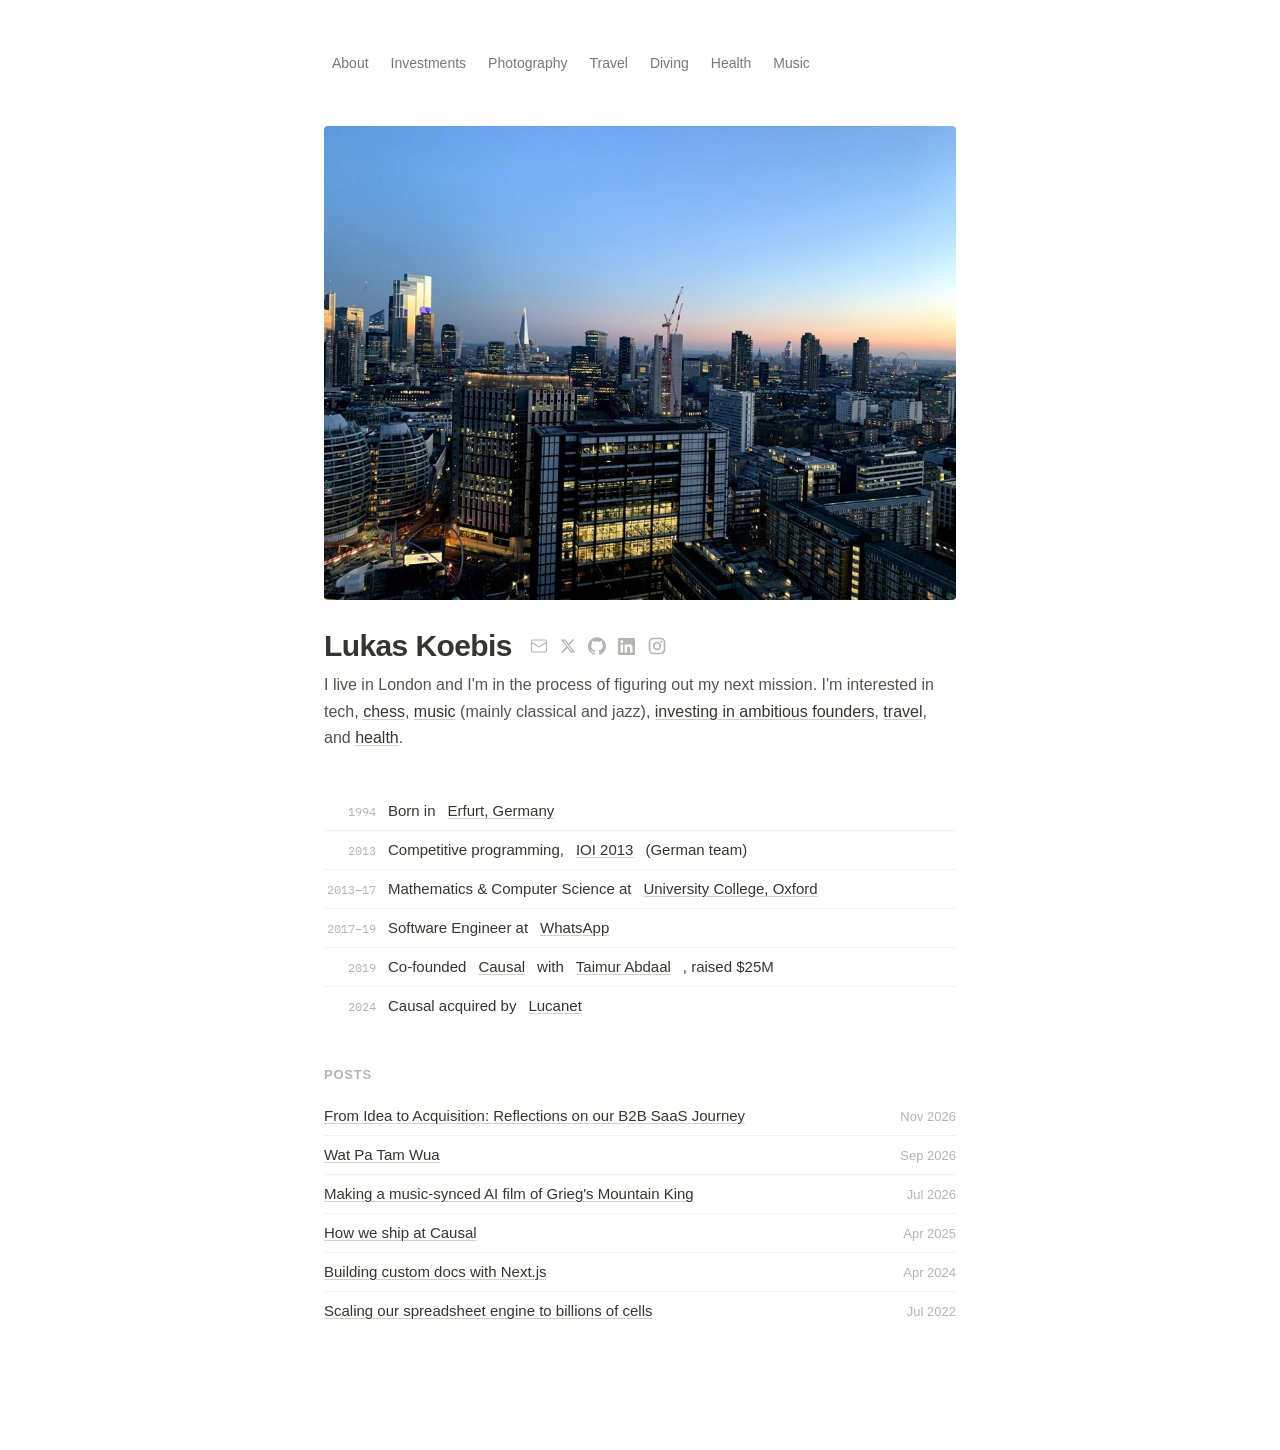
<file: index.html>
<!DOCTYPE html>
<html lang="en">
<head>
  <meta charset="UTF-8" />
  <meta name="viewport" content="width=device-width, initial-scale=1.0" />
  <title>Lukas Koebis</title>
  <meta name="description" content="I live in London and I&#x27;m figuring out my next mission. Tech, chess, music, investing in ambitious founders, travel and health." />
  <meta property="og:type" content="website" />
  <meta property="og:site_name" content="Lukas Koebis" />
  <meta property="og:title" content="Lukas Koebis" />
  <meta property="og:description" content="I live in London and I&#x27;m figuring out my next mission. Tech, chess, music, investing in ambitious founders, travel and health." />
  <meta property="og:url" content="https://lukaskoebis.com/" />
  <meta property="og:image" content="https://lukaskoebis.com/img/london.jpg" />
  <meta name="twitter:card" content="summary_large_image" />
  <meta name="twitter:creator" content="@lukaskoebis" />
  <link rel="icon" type="image/png" href="/favicon.png" />
  <link rel="stylesheet" href="style.css" />
</head>
<body>
  <script src="nav.js"></script>

  <img src="img/london-small.jpg" alt="London skyline at sunset" class="hero-img" />

  <div class="name-row">
    <h1>Lukas Koebis</h1>
    <div class="social-icons">
      <a href="mailto:lukaskoebis@gmail.com" title="Email">
        <svg width="18" height="18" viewBox="0 0 24 24" fill="none" stroke="currentColor" stroke-width="1.5" stroke-linecap="round" stroke-linejoin="round"><rect x="2" y="4" width="20" height="16" rx="2"/><path d="m22 7-8.97 5.7a1.94 1.94 0 0 1-2.06 0L2 7"/></svg>
      </a>
      <a href="https://x.com/lukaskoebis" target="_blank" title="X">
        <svg width="16" height="16" viewBox="0 0 24 24" fill="currentColor"><path d="M18.244 2.25h3.308l-7.227 8.26 8.502 11.24H16.17l-5.214-6.817L4.99 21.75H1.68l7.73-8.835L1.254 2.25H8.08l4.713 6.231zm-1.161 17.52h1.833L7.084 4.126H5.117z"/></svg>
      </a>
      <a href="https://github.com/lukas1994" target="_blank" title="GitHub">
        <svg width="18" height="18" viewBox="0 0 24 24" fill="currentColor"><path d="M12 .297c-6.63 0-12 5.373-12 12 0 5.303 3.438 9.8 8.205 11.385.6.113.82-.258.82-.577 0-.285-.01-1.04-.015-2.04-3.338.724-4.042-1.61-4.042-1.61C4.422 18.07 3.633 17.7 3.633 17.7c-1.087-.744.084-.729.084-.729 1.205.084 1.838 1.236 1.838 1.236 1.07 1.835 2.809 1.305 3.495.998.108-.776.417-1.305.76-1.605-2.665-.3-5.466-1.332-5.466-5.93 0-1.31.465-2.38 1.235-3.22-.135-.303-.54-1.523.105-3.176 0 0 1.005-.322 3.3 1.23.96-.267 1.98-.399 3-.405 1.02.006 2.04.138 3 .405 2.28-1.552 3.285-1.23 3.285-1.23.645 1.653.24 2.873.12 3.176.765.84 1.23 1.91 1.23 3.22 0 4.61-2.805 5.625-5.475 5.92.42.36.81 1.096.81 2.22 0 1.606-.015 2.896-.015 3.286 0 .315.21.69.825.57C20.565 22.092 24 17.592 24 12.297c0-6.627-5.373-12-12-12"/></svg>
      </a>
      <a href="https://www.linkedin.com/in/lukaskoebis/" target="_blank" title="LinkedIn">
        <svg width="17" height="17" viewBox="0 0 24 24" fill="currentColor"><path d="M20.447 20.452h-3.554v-5.569c0-1.328-.027-3.037-1.852-3.037-1.853 0-2.136 1.445-2.136 2.939v5.667H9.351V9h3.414v1.561h.046c.477-.9 1.637-1.85 3.37-1.85 3.601 0 4.267 2.37 4.267 5.455v6.286zM5.337 7.433a2.062 2.062 0 0 1-2.063-2.065 2.064 2.064 0 1 1 2.063 2.065zm1.782 13.019H3.555V9h3.564v11.452zM22.225 0H1.771C.792 0 0 .774 0 1.729v20.542C0 23.227.792 24 1.771 24h20.451C23.2 24 24 23.227 24 22.271V1.729C24 .774 23.2 0 22.222 0h.003z"/></svg>
      </a>
      <a href="https://www.instagram.com/lukaskoebis/" target="_blank" title="Instagram">
        <svg width="20" height="20" viewBox="0 0 24 24" fill="currentColor"><path d="M7.75 2h8.5A5.756 5.756 0 0 1 22 7.75v8.5A5.756 5.756 0 0 1 16.25 22h-8.5A5.756 5.756 0 0 1 2 16.25v-8.5A5.756 5.756 0 0 1 7.75 2Zm0 2A3.754 3.754 0 0 0 4 7.75v8.5A3.754 3.754 0 0 0 7.75 20h8.5A3.754 3.754 0 0 0 20 16.25v-8.5A3.754 3.754 0 0 0 16.25 4h-8.5ZM12 7a5 5 0 1 1 0 10 5 5 0 0 1 0-10Zm0 2a3 3 0 1 0 0 6 3 3 0 0 0 0-6Zm5.25-3.5a1.25 1.25 0 1 1 0 2.5 1.25 1.25 0 0 1 0-2.5Z"/></svg>
      </a>
    </div>
  </div>

  <p class="bio">I live in London and I'm in the process of figuring out my next mission. I'm interested in tech, <a href="https://www.chess.com/member/lukas19940000/stats?days=0" target="_blank">chess</a>, <a href="/music.html">music</a> (mainly classical and jazz), <a href="/investments.html">investing in ambitious founders</a>, <a href="/travel.html">travel</a>, and <a href="/health.html">health</a>.</p>

  <section>
    <ul class="path-list">
      <li><span>1994</span>Born in <a href="https://maps.app.goo.gl/uEYpxkCeZ7LtAAor6" target="_blank" class="text-link">Erfurt, Germany</a></li>
      <li><span>2013</span>Competitive programming, <a href="https://ioi2013.org" target="_blank" class="text-link">IOI 2013</a> (German team)</li>
      <li><span>2013–17</span>Mathematics &amp; Computer Science at <a href="https://www.univ.ox.ac.uk" target="_blank" class="text-link">University College, Oxford</a></li>
      <li><span>2017–19</span>Software Engineer at <a href="https://www.whatsapp.com/" target="_blank" class="text-link">WhatsApp</a></li>
      <li><span>2019</span>Co-founded <a href="https://causal.app" target="_blank" class="text-link">Causal</a> with <a href="https://taimur.me" target="_blank" class="text-link">Taimur Abdaal</a>, raised $25M</li>
      <li><span>2024</span>Causal acquired by <a href="https://lucanet.com" target="_blank" class="text-link">Lucanet</a></li>
    </ul>
  </section>

  <section>
    <h2>Posts</h2>
    <ul class="inv-list">
      <li><a href="https://taimur.me/blog-posts/from-idea-to-acquisition" target="_blank" class="text-link">From Idea to Acquisition: Reflections on our B2B SaaS Journey</a> <span>Nov 2026</span></li>
      <li><a href="/blog/wat-pa-tam-wua.html" class="text-link">Wat Pa Tam Wua</a> <span>Sep 2026</span></li>
      <li><a href="/blog/mountain-king-ai-film.html" class="text-link">Making a music-synced AI film of Grieg's Mountain King</a> <span>Jul 2026</span></li>
      <li><a href="https://x.com/lukaskoebis/status/1911810938732245298" target="_blank" class="text-link">How we ship at Causal</a> <span>Apr 2025</span></li>
      <li><a href="https://x.com/lukaskoebis/status/1781347047011996126" target="_blank" class="text-link">Building custom docs with Next.js</a> <span>Apr 2024</span></li>
      <li><a href="/blog/scaling.html" class="text-link">Scaling our spreadsheet engine to billions of cells</a> <span>Jul 2022</span></li>
    </ul>
  </section>


</body>
</html>
</file>
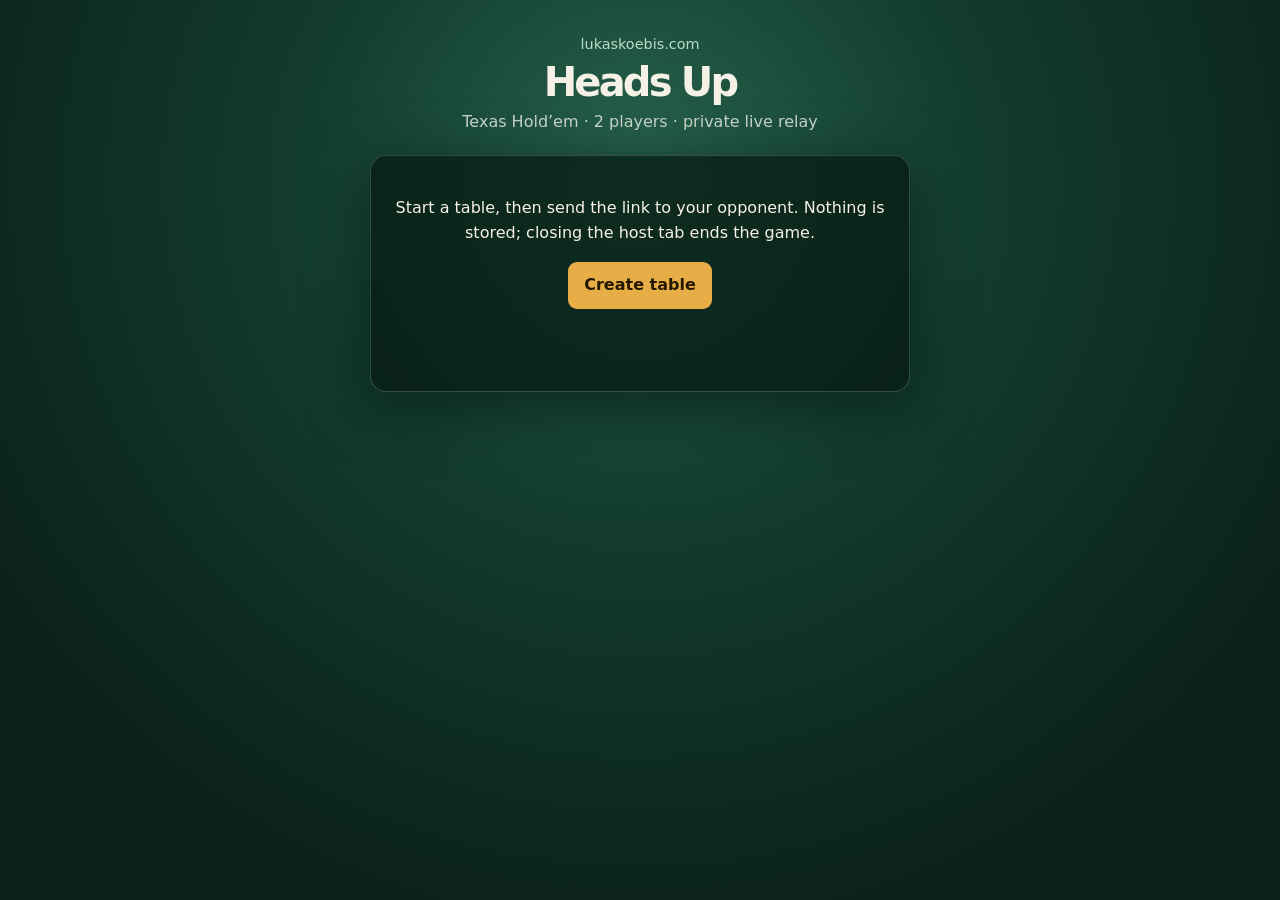
<file: headsup/index.html>
<!doctype html>
<html lang="en">
<head>
  <meta charset="utf-8">
  <meta name="viewport" content="width=device-width, initial-scale=1">
  <meta name="theme-color" content="#123c2e">
  <title>Heads Up — Texas Hold'em</title>
  <link rel="icon" type="image/png" href="/favicon.png">
  <link rel="stylesheet" href="heads-up.css">
</head>
<body>
  <main class="table-shell">
    <header>
      <a class="back" href="/">lukaskoebis.com</a>
      <h1>Heads Up</h1>
      <p class="subtitle">Texas Hold’em · 2 players · private live relay</p>
    </header>

    <section id="lobby" class="panel lobby">
      <div id="host-options">
        <p>Start a table, then send the link to your opponent. Nothing is stored; closing the host tab ends the game.</p>
        <button id="create-table" class="primary">Create table</button>
      </div>
      <div id="join-options" hidden>
        <p>Joining table <strong id="table-code"></strong>…</p>
        <p class="muted">Keep this tab open while you play.</p>
      </div>
      <p id="connection-status" class="status" aria-live="polite"></p>
      <div id="share-box" hidden>
        <label for="share-link">Send this link to your opponent</label>
        <div class="copy-row"><input id="share-link" readonly><button id="copy-link">Copy</button></div>
      </div>
    </section>

    <section id="game" hidden>
      <div class="game-meta">
        <span id="connection-pill" class="pill">Connecting</span>
        <span id="hand-label">Hand —</span>
      </div>
      <div class="poker-table">
        <section class="player opponent" id="opponent-panel">
          <div class="player-info"><span class="role" id="opponent-role"></span><strong id="opponent-name">Opponent</strong><span id="opponent-stack"></span></div>
          <div class="cards" id="opponent-cards"></div>
          <div class="bet" id="opponent-bet"></div>
        </section>

        <section class="board-zone">
          <div class="pot">Pot <strong id="pot">0</strong></div>
          <div class="cards board" id="board"></div>
          <p id="game-status" class="game-status" aria-live="polite"></p>
        </section>

        <section class="player you" id="you-panel">
          <div class="bet" id="you-bet"></div>
          <div class="cards" id="your-cards"></div>
          <div class="player-info"><span class="role" id="your-role"></span><strong>You</strong><span id="your-stack"></span></div>
        </section>
      </div>

      <section id="actions" class="actions" hidden>
        <button id="fold" class="fold">Fold</button>
        <button id="check-call" class="primary">Check</button>
        <button id="raise-toggle">Bet / raise</button>
        <div id="raise-box" class="raise-box" hidden>
          <label>To <output id="raise-value"></output><input id="raise" type="range"></label>
          <button id="raise-submit" class="primary">Bet / raise</button>
        </div>
      </section>
      <button id="new-hand" class="new-hand" hidden>Deal next hand</button>
      <p class="rules">Blinds 5 / 10 · starting stack 1,000 · no cash, no accounts.</p>
    </section>
  </main>
  <script src="heads-up.js?v=4"></script>
</body>
</html>
</file>
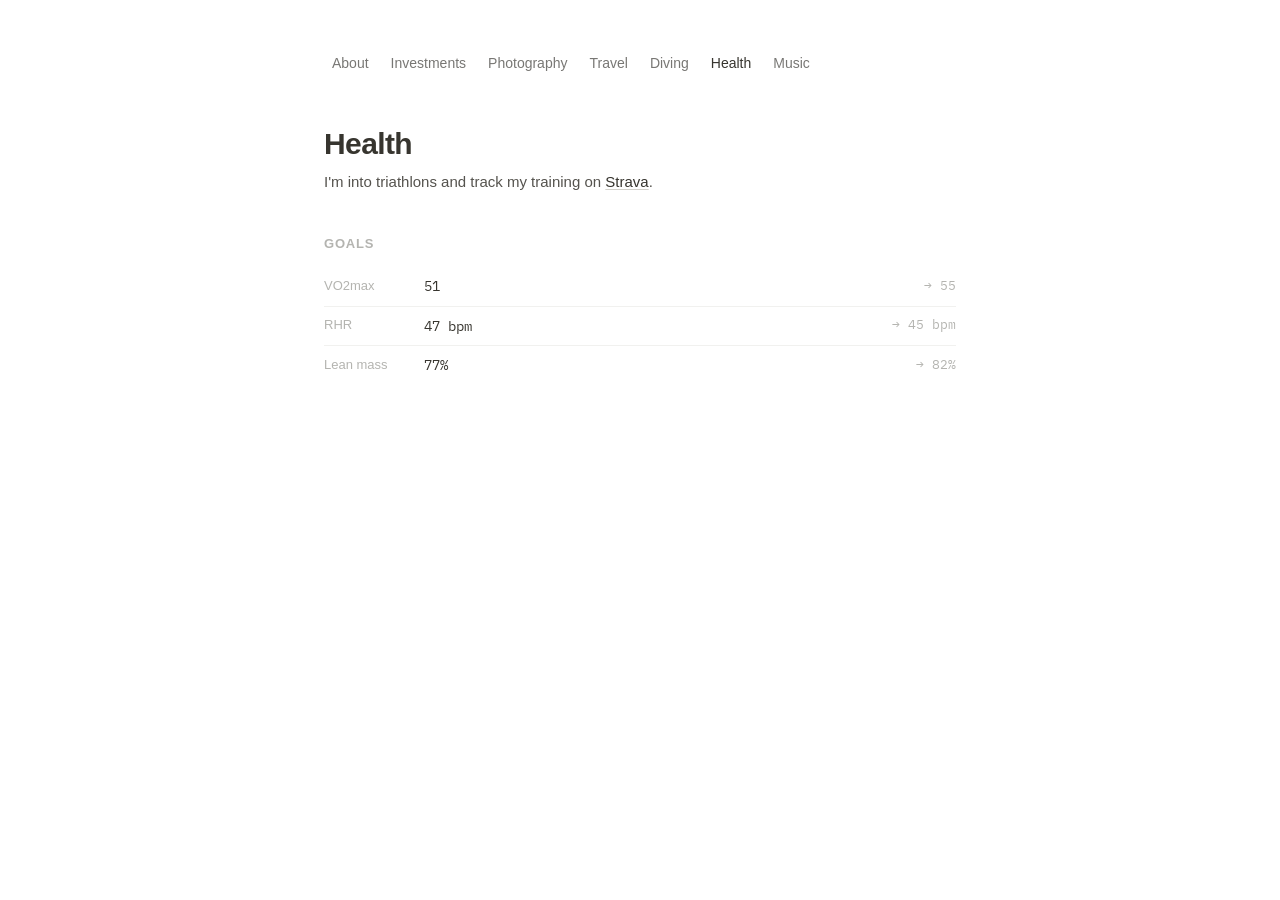
<file: health.html>
<!DOCTYPE html>
<html lang="en">
<head>
  <meta charset="UTF-8" />
  <meta name="viewport" content="width=device-width, initial-scale=1.0" />
  <title>Health – Lukas Koebis</title>
  <meta name="description" content="Training, triathlons and health goals." />
  <meta property="og:type" content="website" />
  <meta property="og:site_name" content="Lukas Koebis" />
  <meta property="og:title" content="Health – Lukas Koebis" />
  <meta property="og:description" content="Training, triathlons and health goals." />
  <meta property="og:url" content="https://lukaskoebis.com/health" />
  <meta property="og:image" content="https://lukaskoebis.com/img/london.jpg" />
  <meta name="twitter:card" content="summary_large_image" />
  <meta name="twitter:creator" content="@lukaskoebis" />
  <link rel="icon" type="image/png" href="/favicon.png" />
  <link rel="stylesheet" href="style.css" />
  <style>
    .health-intro {
      margin-top: 8px;
      font-size: 0.9375rem;
      color: #55534e;
    }
    .health-intro a {
      color: #37352f;
      text-decoration: underline;
      text-decoration-color: #d3d1cb;
      text-underline-offset: 2px;
      text-decoration-thickness: 1px;
      transition: text-decoration-color 0.15s;
    }
    .health-intro a:hover { text-decoration-color: #37352f; }

    .goals-table {
      width: 100%;
      border-collapse: collapse;
    }
    .goals-table tr {
      border-bottom: 1px solid #f1f1ef;
    }
    .goals-table tr:last-child { border-bottom: none; }
    .goals-table td {
      padding: 8px 0;
      font-size: 0.9375rem;
      color: #37352f;
    }
    .goals-table td:first-child {
      color: #b4b4b0;
      font-size: 0.8125rem;
      width: 100px;
    }
    .goals-table td:last-child {
      text-align: right;
      color: #b4b4b0;
      font-size: 0.8125rem;
    }
    .goals-table .current {
      color: #37352f;
      font-family: 'IBM Plex Mono', monospace;
      font-size: 0.875rem;
    }
    .goals-table .goal {
      color: #b4b4b0;
      font-family: 'IBM Plex Mono', monospace;
      font-size: 0.8125rem;
    }
  </style>
</head>
<body>
  <script src="nav.js"></script>

  <h1>Health</h1>
  <p class="health-intro">I'm into triathlons and track my training on <a href="https://strava.app.link/BMYM9b1ze1b" target="_blank">Strava</a>.</p>

  <section>
    <h2>Goals</h2>
    <table class="goals-table">
      <tr>
        <td>VO2max</td>
        <td class="current">51</td>
        <td class="goal">&rarr; 55</td>
      </tr>
      <tr>
        <td>RHR</td>
        <td class="current">47 bpm</td>
        <td class="goal">&rarr; 45 bpm</td>
      </tr>
      <tr>
        <td>Lean mass</td>
        <td class="current">77%</td>
        <td class="goal">&rarr; 82%</td>
      </tr>
    </table>
  </section>
</body>
</html>
</file>
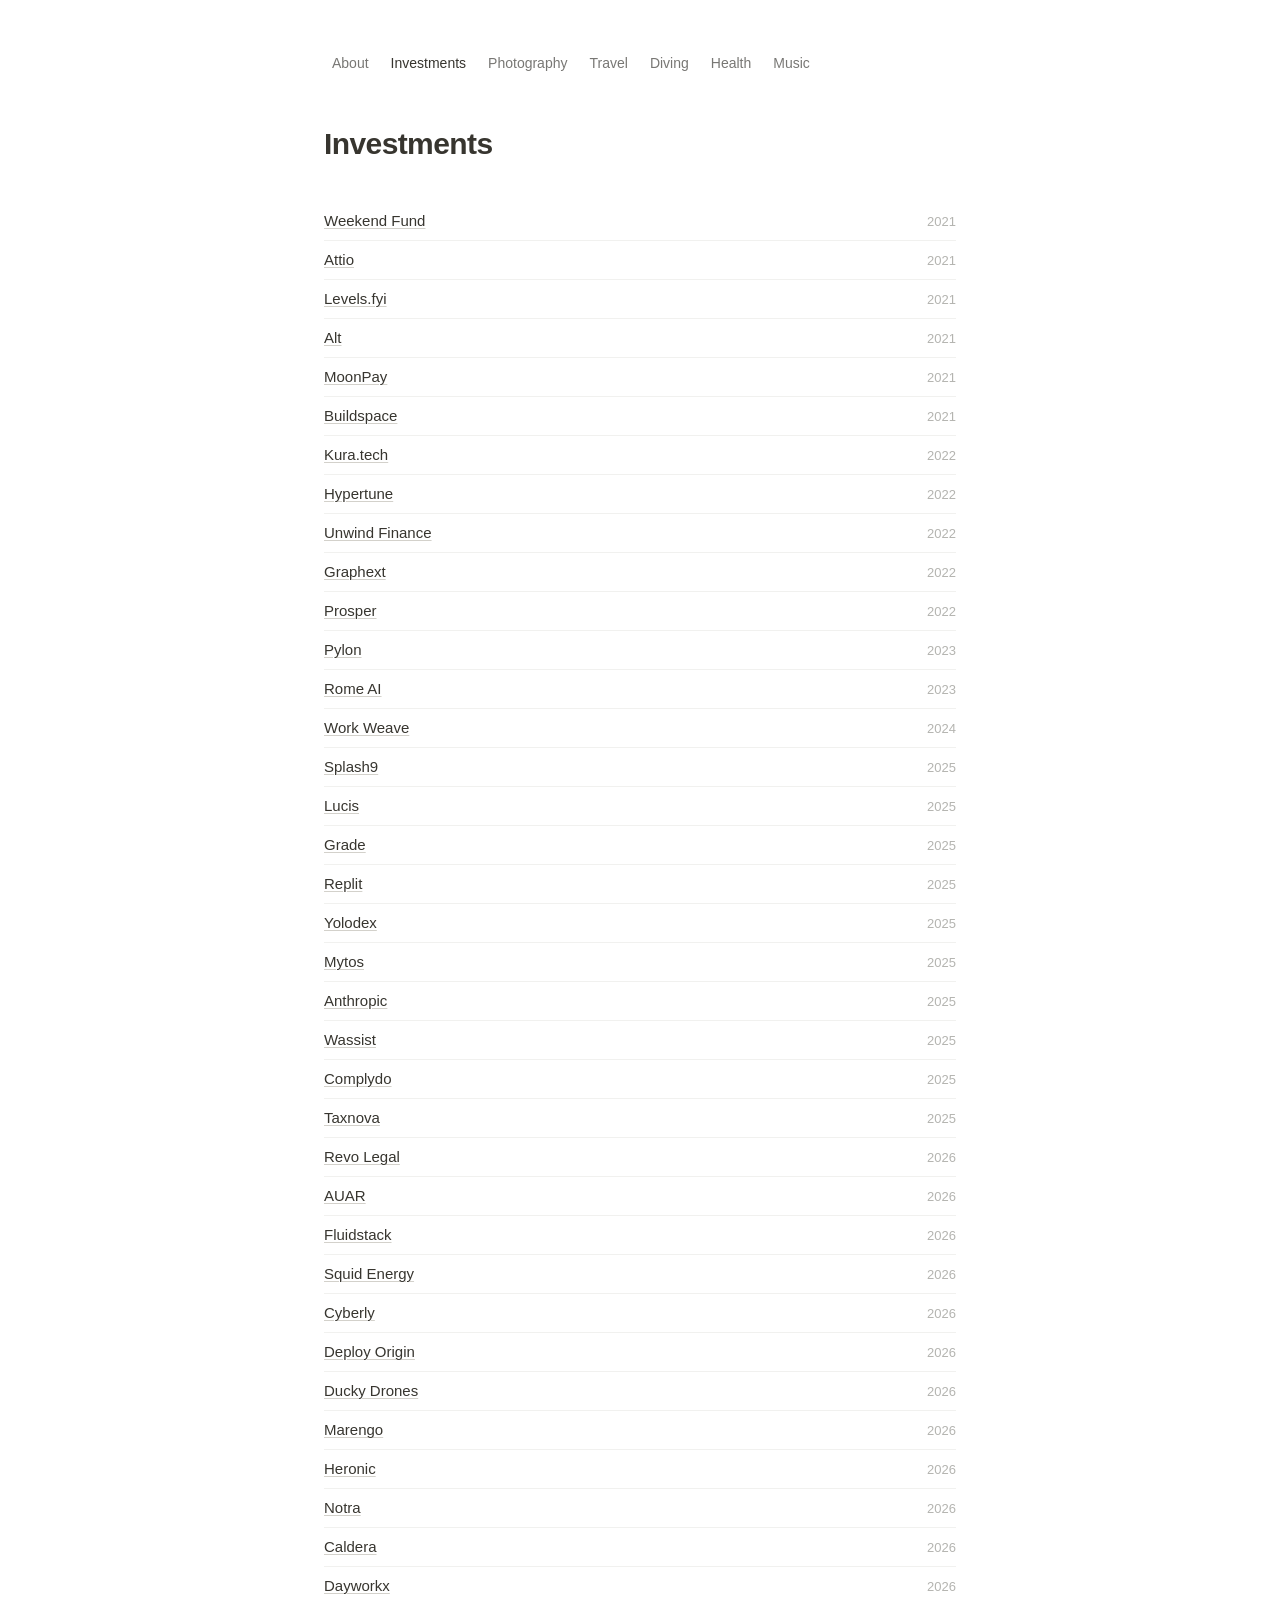
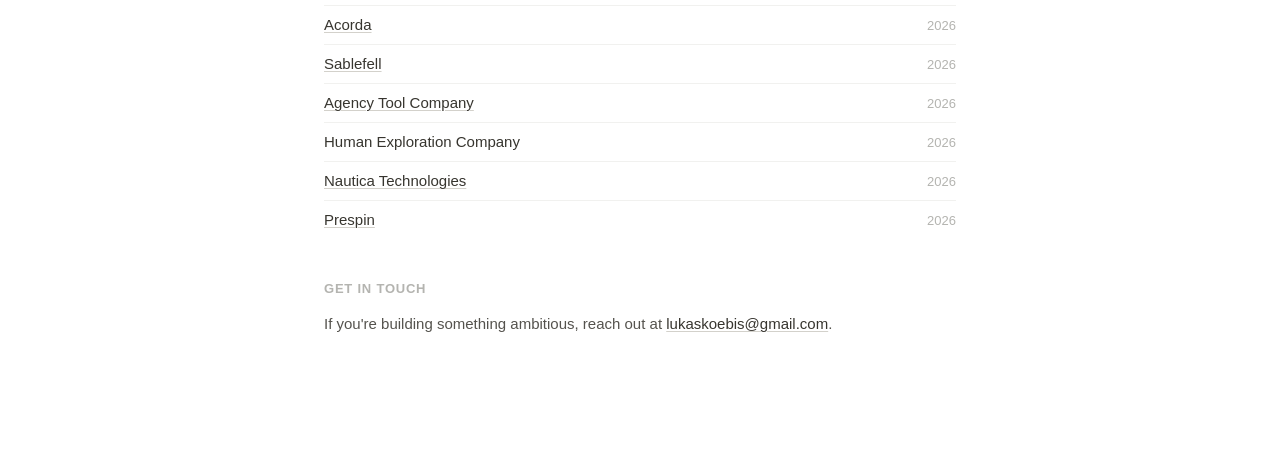
<file: investments.html>
<!DOCTYPE html>
<html lang="en">
<head>
  <meta charset="UTF-8" />
  <meta name="viewport" content="width=device-width, initial-scale=1.0" />
  <title>Investments – Lukas Koebis</title>
  <meta name="description" content="Angel investments by Lukas Koebis." />
  <meta property="og:type" content="website" />
  <meta property="og:site_name" content="Lukas Koebis" />
  <meta property="og:title" content="Investments – Lukas Koebis" />
  <meta property="og:description" content="Angel investments by Lukas Koebis." />
  <meta property="og:url" content="https://lukaskoebis.com/investments" />
  <meta property="og:image" content="https://lukaskoebis.com/img/london.jpg" />
  <meta name="twitter:card" content="summary_large_image" />
  <meta name="twitter:creator" content="@lukaskoebis" />
  <link rel="icon" type="image/png" href="/favicon.png" />
  <link rel="stylesheet" href="style.css" />
</head>
<body>
  <script src="nav.js"></script>

  <h1>Investments</h1>


  <section>
    <ul class="inv-list">
      <li><a href="https://www.weekend.fund/" class="text-link" target="_blank">Weekend Fund</a> <span>2021</span></li>
      <li><a href="https://attio.com/" class="text-link" target="_blank">Attio</a> <span>2021</span></li>
      <li><a href="https://www.levels.fyi/" class="text-link" target="_blank">Levels.fyi</a> <span>2021</span></li>
      <li><a href="https://alt.xyz/" class="text-link" target="_blank">Alt</a> <span>2021</span></li>
      <li><a href="https://www.moonpay.com/" class="text-link" target="_blank">MoonPay</a> <span>2021</span></li>
      <li><a href="https://buildspace.so/" class="text-link" target="_blank">Buildspace</a> <span>2021</span></li>
      <li><a href="https://kura-tech.com/" class="text-link" target="_blank">Kura.tech</a> <span>2022</span></li>
      <li><a href="https://www.hypertune.com/" class="text-link" target="_blank">Hypertune</a> <span>2022</span></li>
      <li><a href="https://unwindfinance.com/" class="text-link" target="_blank">Unwind Finance</a> <span>2022</span></li>
      <li><a href="https://www.graphext.com/" class="text-link" target="_blank">Graphext</a> <span>2022</span></li>
      <li><a href="https://prosper.org/" class="text-link" target="_blank">Prosper</a> <span>2022</span></li>
      <li><a href="https://www.usepylon.com/" class="text-link" target="_blank">Pylon</a> <span>2023</span></li>
      <li><a href="https://romeai.com/" class="text-link" target="_blank">Rome AI</a> <span>2023</span></li>
      <li><a href="https://workweave.dev/" class="text-link" target="_blank">Work Weave</a> <span>2024</span></li>
      <li><a href="https://splash9.com/" class="text-link" target="_blank">Splash9</a> <span>2025</span></li>
      <li><a href="https://www.lucis.life/" class="text-link" target="_blank">Lucis</a> <span>2025</span></li>
      <li><a href="https://usegrade.com/" class="text-link" target="_blank">Grade</a> <span>2025</span></li>
      <li><a href="https://replit.com/" class="text-link" target="_blank">Replit</a> <span>2025</span></li>
      <li><a href="https://www.yolodex.ai/" class="text-link" target="_blank">Yolodex</a> <span>2025</span></li>
      <li><a href="https://www.mytos.bio/" class="text-link" target="_blank">Mytos</a> <span>2025</span></li>
      <li><a href="https://www.anthropic.com/" class="text-link" target="_blank">Anthropic</a> <span>2025</span></li>
      <li><a href="https://wassist.app/" class="text-link" target="_blank">Wassist</a> <span>2025</span></li>
      <li><a href="https://www.complydo.io/" class="text-link" target="_blank">Complydo</a> <span>2025</span></li>
      <li><a href="https://taxnova.ai/" class="text-link" target="_blank">Taxnova</a> <span>2025</span></li>
      <li><a href="https://www.revo.legal/" class="text-link" target="_blank">Revo Legal</a> <span>2026</span></li>
      <li><a href="https://auar.io/" class="text-link" target="_blank">AUAR</a> <span>2026</span></li>
      <li><a href="https://www.fluidstack.io/" class="text-link" target="_blank">Fluidstack</a> <span>2026</span></li>
      <li><a href="https://www.squid.energy/" class="text-link" target="_blank">Squid Energy</a> <span>2026</span></li>
      <li><a href="https://cyberly.ai/" class="text-link" target="_blank">Cyberly</a> <span>2026</span></li>
      <li><a href="https://www.deployorigin.com/" class="text-link" target="_blank">Deploy Origin</a> <span>2026</span></li>
      <li><a href="https://www.duckydrones.com/" class="text-link" target="_blank">Ducky Drones</a> <span>2026</span></li>
      <li><a href="https://marengox.com/" class="text-link" target="_blank">Marengo</a> <span>2026</span></li>
      <li><a href="https://www.heronic.ai/" class="text-link" target="_blank">Heronic</a> <span>2026</span></li>
      <li><a href="https://www.usenotra.com/" class="text-link" target="_blank">Notra</a> <span>2026</span></li>
      <li><a href="https://calderaindustries.ai/" class="text-link" target="_blank">Caldera</a> <span>2026</span></li>
      <li><a href="https://www.dayworkx.com/" class="text-link" target="_blank">Dayworkx</a> <span>2026</span></li>
      <li><a href="https://acorda.io/" class="text-link" target="_blank">Acorda</a> <span>2026</span></li>
      <li><a href="https://www.sablefell.org/" class="text-link" target="_blank">Sablefell</a> <span>2026</span></li>
      <li><a href="https://agencytool.com/" class="text-link" target="_blank">Agency Tool Company</a> <span>2026</span></li>
      <li>Human Exploration Company <span>2026</span></li>
      <li><a href="https://nauticatechnologies.com/" class="text-link" target="_blank">Nautica Technologies</a> <span>2026</span></li>
      <li><a href="https://prespin.com/" class="text-link" target="_blank">Prespin</a> <span>2026</span></li>
    </ul>
  </section>

  <section>
    <h2>Get in touch</h2>
    <p>If you're building something ambitious, reach out at <a href="mailto:lukaskoebis@gmail.com" class="text-link">lukaskoebis@gmail.com</a>.</p>
  </section>
</body>
</html>
</file>
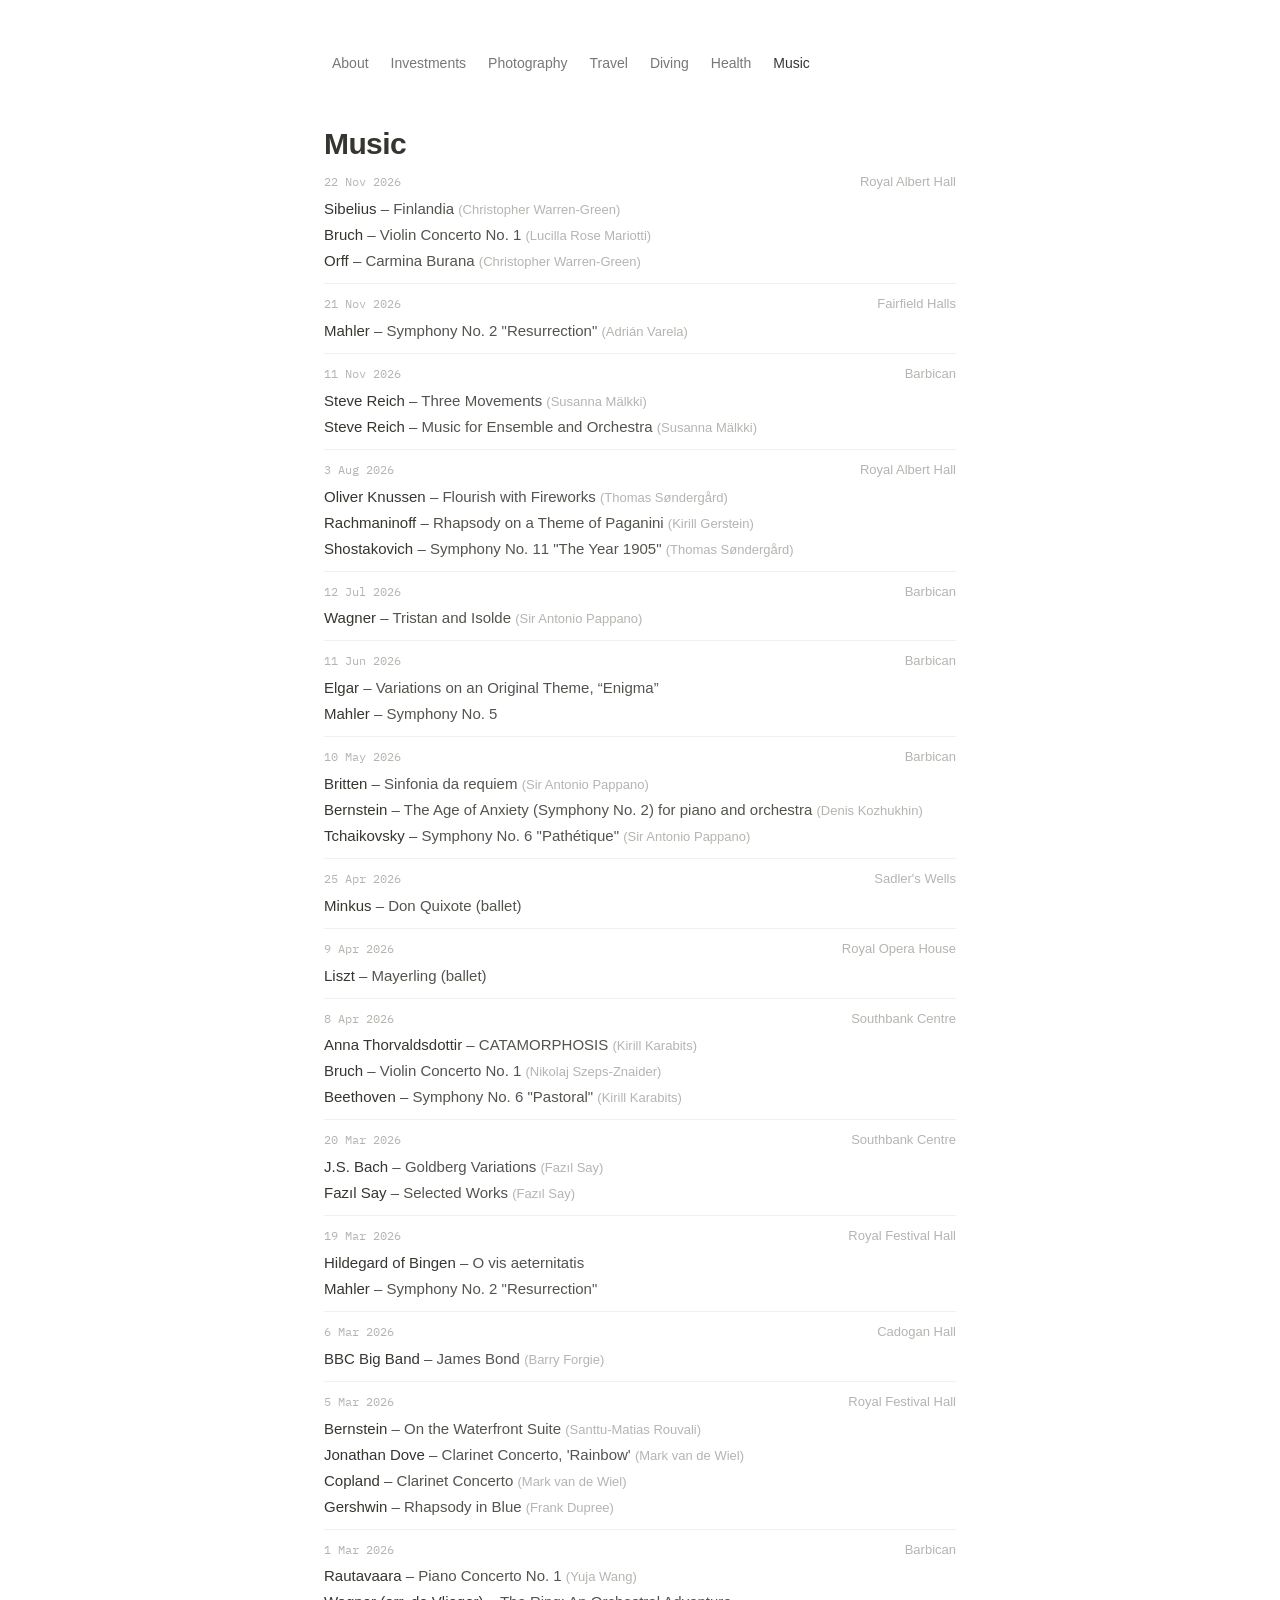
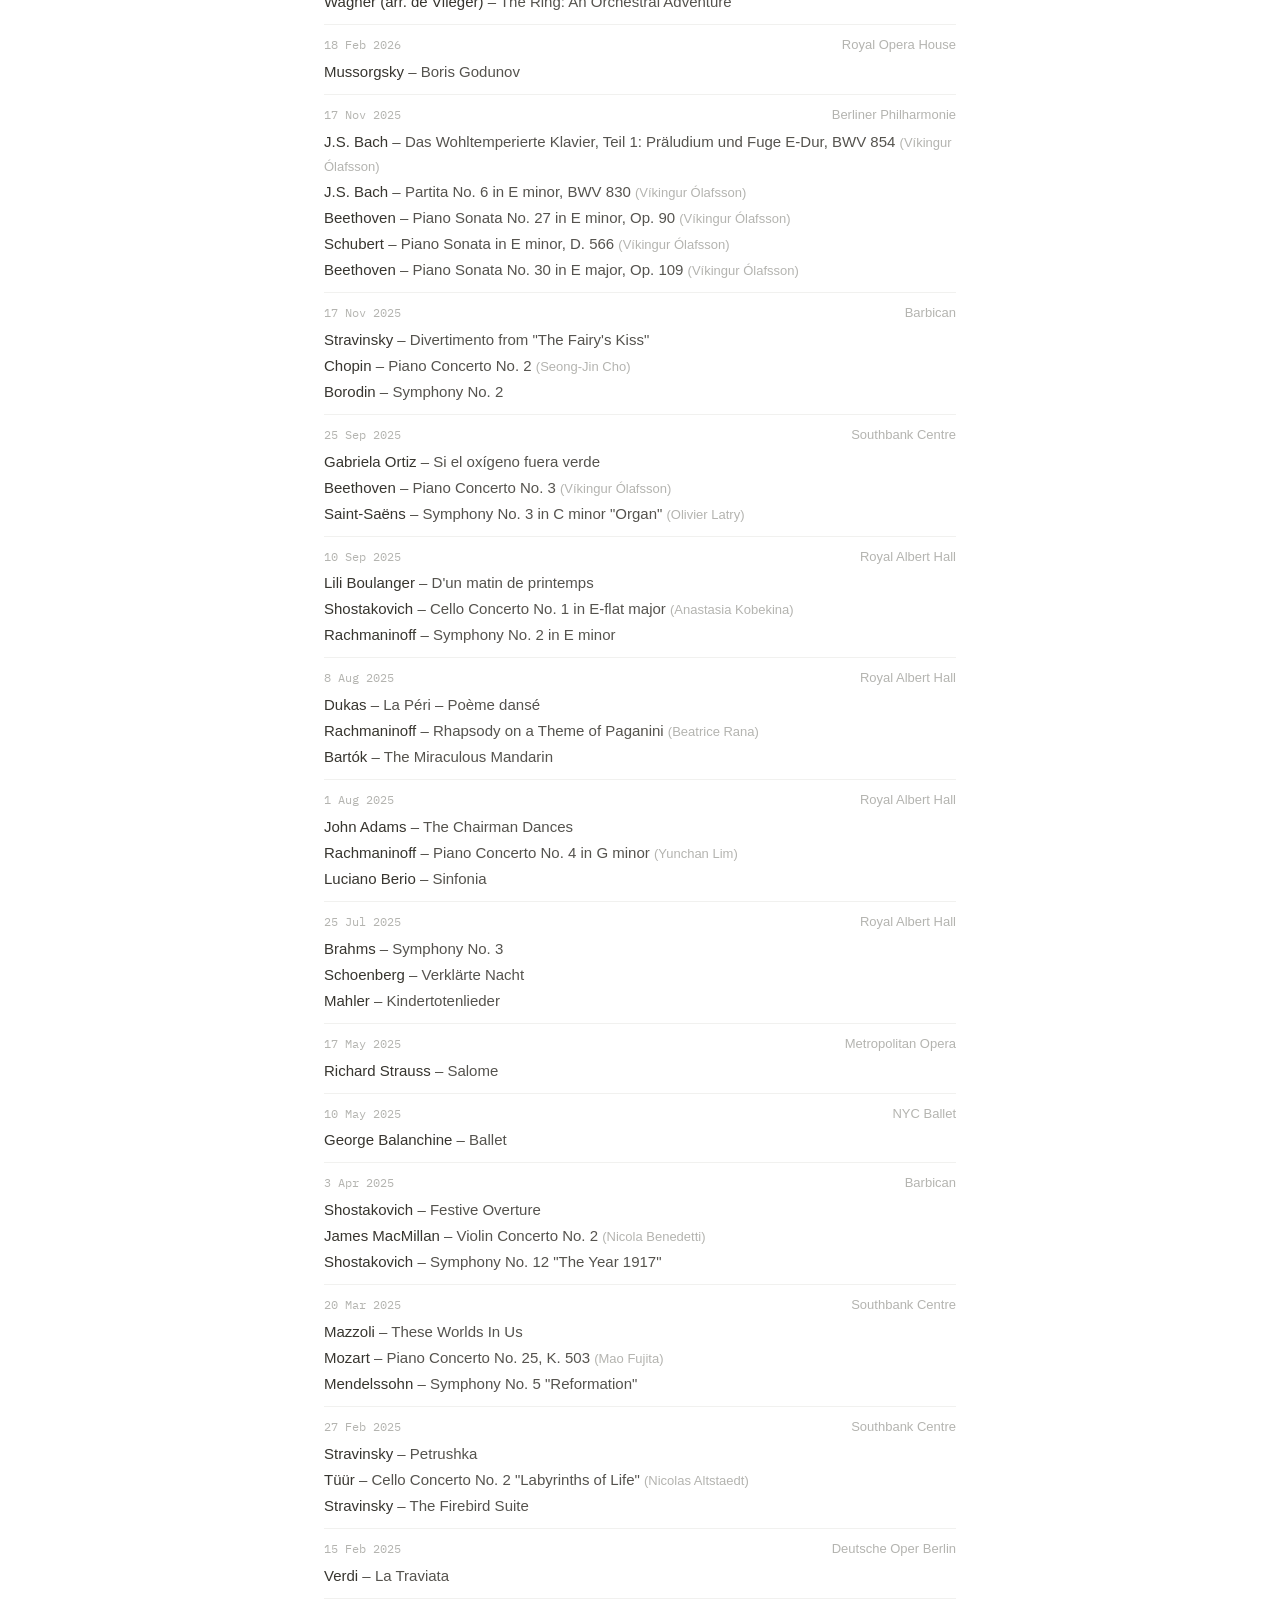
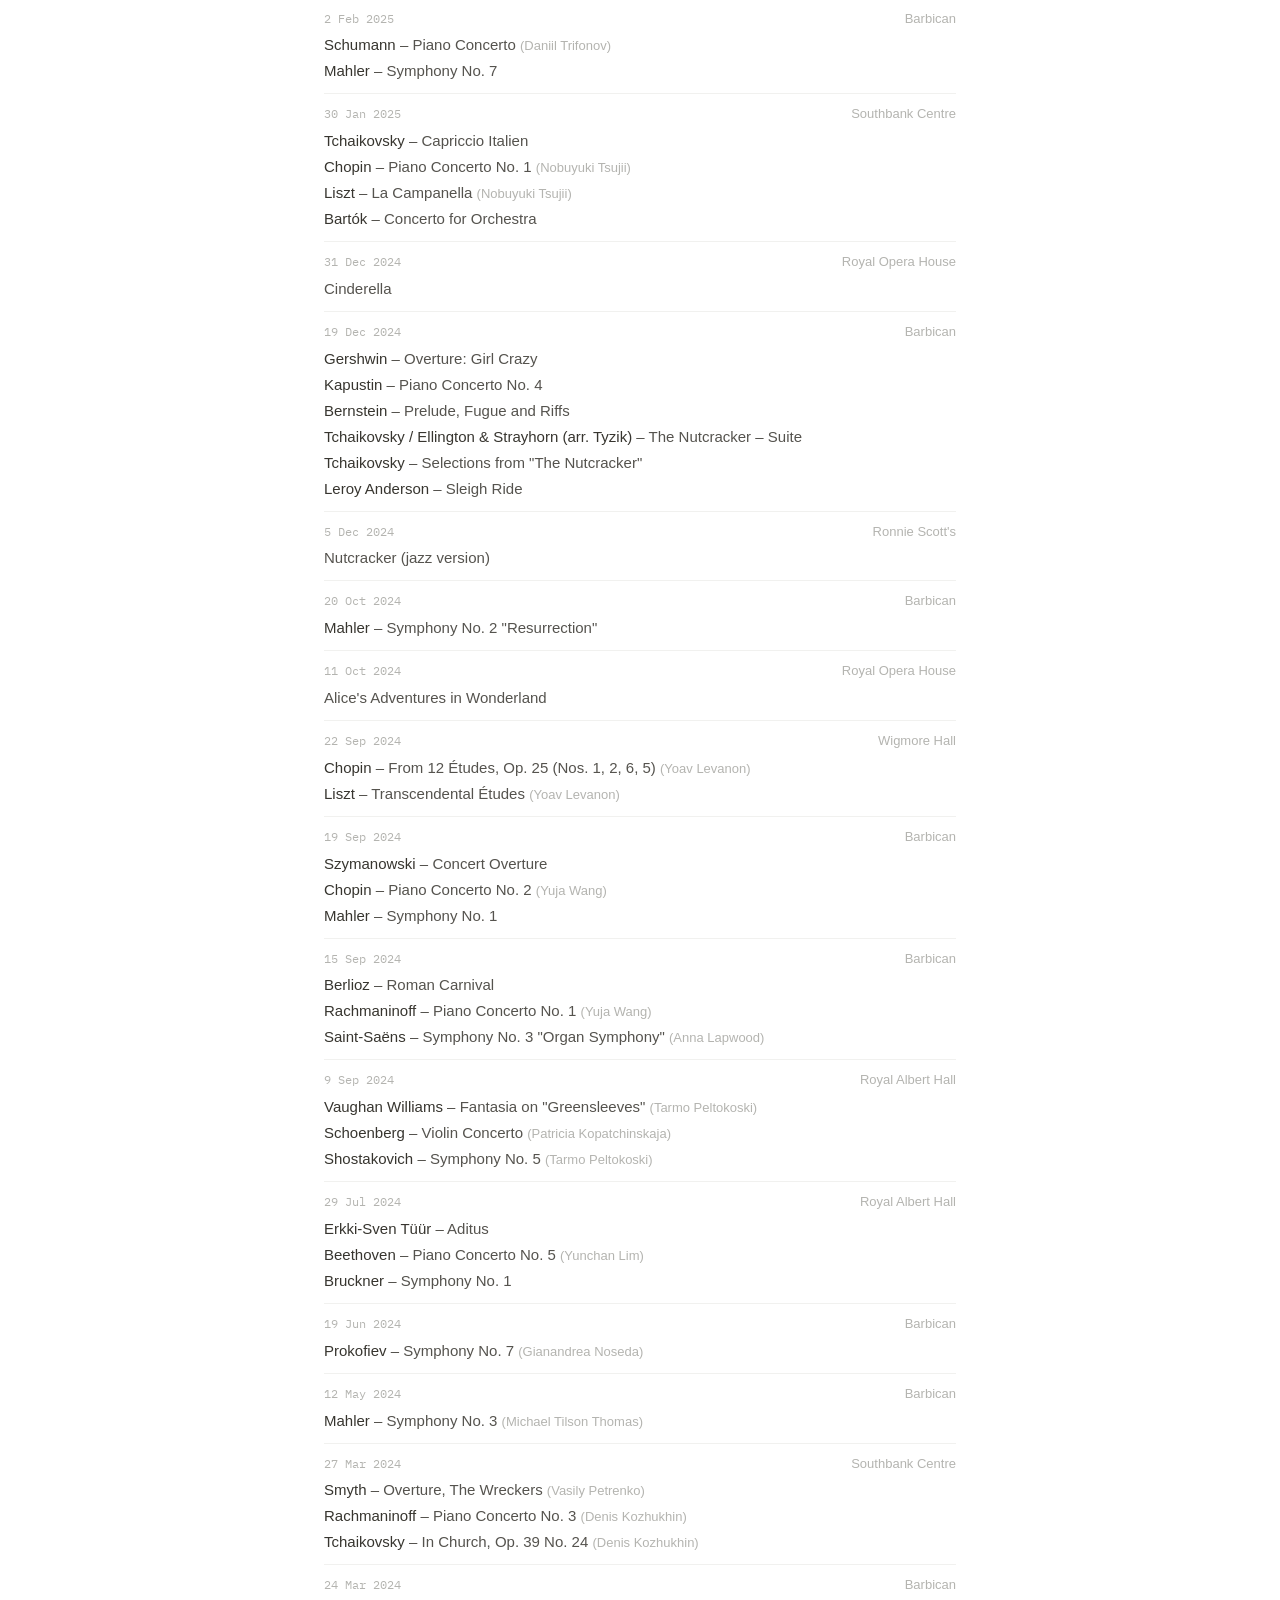
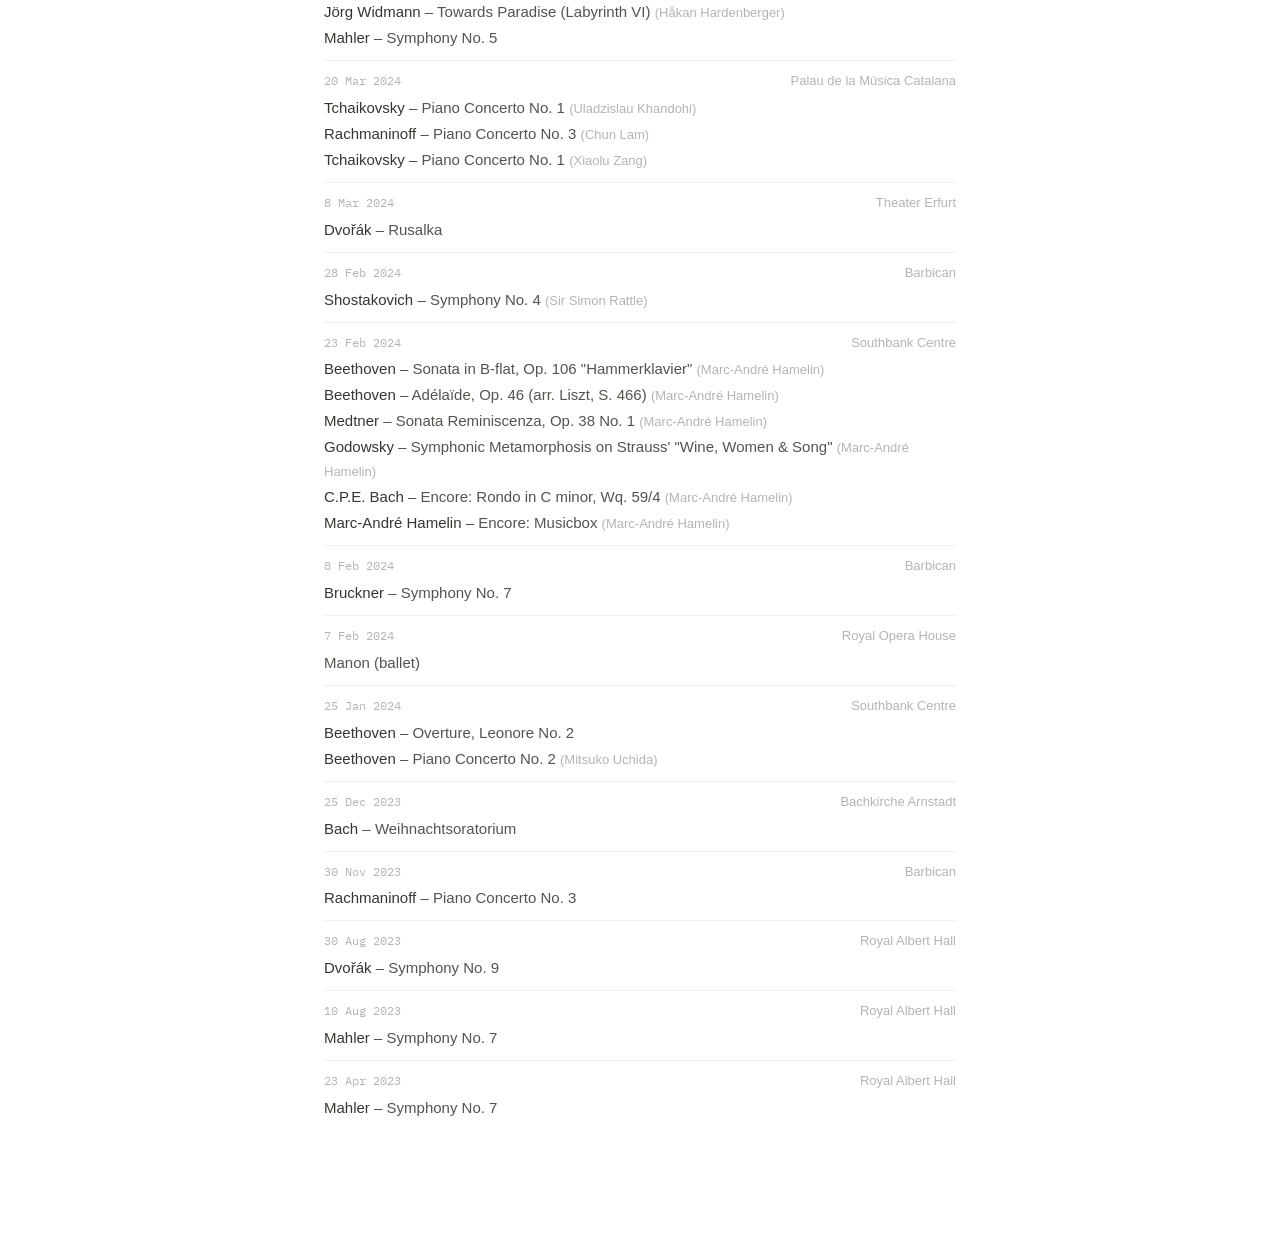
<file: music.html>
<!DOCTYPE html>
<html lang="en">
<head>
  <meta charset="UTF-8" />
  <meta name="viewport" content="width=device-width, initial-scale=1.0" />
  <title>Music – Lukas Koebis</title>
  <meta name="description" content="Music, mainly classical and jazz." />
  <meta property="og:type" content="website" />
  <meta property="og:site_name" content="Lukas Koebis" />
  <meta property="og:title" content="Music – Lukas Koebis" />
  <meta property="og:description" content="Music, mainly classical and jazz." />
  <meta property="og:url" content="https://lukaskoebis.com/music" />
  <meta property="og:image" content="https://lukaskoebis.com/img/london.jpg" />
  <meta name="twitter:card" content="summary_large_image" />
  <meta name="twitter:creator" content="@lukaskoebis" />
  <link rel="icon" type="image/png" href="/favicon.png" />
  <link rel="stylesheet" href="style.css" />
  <style>
    .concert {
      padding: 10px 0;
      border-bottom: 1px solid #f1f1ef;
    }
    .concert:last-child { border-bottom: none; }

    .concert-header {
      display: flex;
      justify-content: space-between;
      align-items: baseline;
      gap: 12px;
    }

    .concert-date {
      color: #b4b4b0;
      font-family: 'IBM Plex Mono', monospace;
      font-size: 0.75rem;
      font-variant-numeric: tabular-nums;
      white-space: nowrap;
    }

    .concert-venue {
      color: #b4b4b0;
      font-size: 0.8125rem;
      white-space: nowrap;
    }

    .concert-pieces {
      list-style: none;
      margin-top: 4px;
      display: flex;
      flex-direction: column;
      gap: 2px;
    }

    .concert-piece {
      font-size: 0.9375rem;
      color: #55534e;
    }

    .concert-piece .composer {
      color: #37352f;
      font-weight: 500;
    }

    .concert-piece .artist {
      color: #b4b4b0;
      font-size: 0.8125rem;
    }

    @media (max-width: 520px) {
      .concert-header {
        flex-direction: column;
        gap: 2px;
      }
    }
  </style>
</head>
<body>
  <script src="nav.js"></script>

  <h1>Music</h1>

  <div id="concerts"></div>

  <script>
    const concerts = [
      // 2023
      {
        date: '2023-04-23', venue: 'Royal Albert Hall',
        pieces: [
          { composer: 'Mahler', work: 'Symphony No. 7' },
        ]
      },
      {
        date: '2023-08-10', venue: 'Royal Albert Hall',
        pieces: [
          { composer: 'Mahler', work: 'Symphony No. 7' },
        ]
      },
      {
        date: '2023-08-30', venue: 'Royal Albert Hall',
        pieces: [
          { composer: 'Dvořák', work: 'Symphony No. 9' },
        ]
      },
      {
        date: '2023-11-30', venue: 'Barbican',
        pieces: [
          { composer: 'Rachmaninoff', work: 'Piano Concerto No. 3' },
        ]
      },
      {
        date: '2023-12-25', venue: 'Bachkirche Arnstadt',
        pieces: [
          { composer: 'Bach', work: 'Weihnachtsoratorium' },
        ]
      },
      // 2024
      {
        date: '2024-01-25', venue: 'Southbank Centre',
        pieces: [
          { composer: 'Beethoven', work: 'Overture, Leonore No. 2' },
          { composer: 'Beethoven', work: 'Piano Concerto No. 2', artist: 'Mitsuko Uchida' },
        ]
      },
      {
        date: '2024-02-07', venue: 'Royal Opera House',
        pieces: [
          { composer: null, work: 'Manon (ballet)' },
        ]
      },
      {
        date: '2024-02-08', venue: 'Barbican',
        pieces: [
          { composer: 'Bruckner', work: 'Symphony No. 7' },
        ]
      },
      {
        date: '2024-02-23', venue: 'Southbank Centre',
        pieces: [
          { composer: 'Beethoven', work: 'Sonata in B-flat, Op. 106 "Hammerklavier"', artist: 'Marc-André Hamelin' },
          { composer: 'Beethoven', work: 'Adélaïde, Op. 46 (arr. Liszt, S. 466)', artist: 'Marc-André Hamelin' },
          { composer: 'Medtner', work: 'Sonata Reminiscenza, Op. 38 No. 1', artist: 'Marc-André Hamelin' },
          { composer: 'Godowsky', work: 'Symphonic Metamorphosis on Strauss\' "Wine, Women & Song"', artist: 'Marc-André Hamelin' },
          { composer: 'C.P.E. Bach', work: 'Encore: Rondo in C minor, Wq. 59/4', artist: 'Marc-André Hamelin' },
          { composer: 'Marc-André Hamelin', work: 'Encore: Musicbox', artist: 'Marc-André Hamelin' },
        ]
      },
      {
        date: '2024-02-28', venue: 'Barbican',
        pieces: [
          { composer: 'Shostakovich', work: 'Symphony No. 4', artist: 'Sir Simon Rattle' },
        ]
      },
      {
        date: '2024-03-08', venue: 'Theater Erfurt',
        pieces: [
          { composer: 'Dvořák', work: 'Rusalka' },
        ]
      },
      {
        date: '2024-03-20', venue: 'Palau de la Música Catalana',
        pieces: [
          { composer: 'Tchaikovsky', work: 'Piano Concerto No. 1', artist: 'Uladzislau Khandohi' },
          { composer: 'Rachmaninoff', work: 'Piano Concerto No. 3', artist: 'Chun Lam' },
          { composer: 'Tchaikovsky', work: 'Piano Concerto No. 1', artist: 'Xiaolu Zang' },
        ]
      },
      {
        date: '2024-03-24', venue: 'Barbican',
        pieces: [
          { composer: 'Jörg Widmann', work: 'Towards Paradise (Labyrinth VI)', artist: 'Håkan Hardenberger' },
          { composer: 'Mahler', work: 'Symphony No. 5' },
        ]
      },
      {
        date: '2024-03-27', venue: 'Southbank Centre',
        pieces: [
          { composer: 'Smyth', work: 'Overture, The Wreckers', artist: 'Vasily Petrenko' },
          { composer: 'Rachmaninoff', work: 'Piano Concerto No. 3', artist: 'Denis Kozhukhin' },
          { composer: 'Tchaikovsky', work: 'In Church, Op. 39 No. 24', artist: 'Denis Kozhukhin' },
        ]
      },
      {
        date: '2024-05-12', venue: 'Barbican',
        pieces: [
          { composer: 'Mahler', work: 'Symphony No. 3', artist: 'Michael Tilson Thomas' },
        ]
      },
      {
        date: '2024-06-19', venue: 'Barbican',
        pieces: [
          { composer: 'Prokofiev', work: 'Symphony No. 7', artist: 'Gianandrea Noseda' },
        ]
      },
      {
        date: '2024-07-29', venue: 'Royal Albert Hall',
        pieces: [
          { composer: 'Erkki-Sven Tüür', work: 'Aditus' },
          { composer: 'Beethoven', work: 'Piano Concerto No. 5', artist: 'Yunchan Lim' },
          { composer: 'Bruckner', work: 'Symphony No. 1' },
        ]
      },
      {
        date: '2024-09-09', venue: 'Royal Albert Hall',
        pieces: [
          { composer: 'Vaughan Williams', work: 'Fantasia on "Greensleeves"', artist: 'Tarmo Peltokoski' },
          { composer: 'Schoenberg', work: 'Violin Concerto', artist: 'Patricia Kopatchinskaja' },
          { composer: 'Shostakovich', work: 'Symphony No. 5', artist: 'Tarmo Peltokoski' },
        ]
      },
      {
        date: '2024-09-15', venue: 'Barbican',
        pieces: [
          { composer: 'Berlioz', work: 'Roman Carnival' },
          { composer: 'Rachmaninoff', work: 'Piano Concerto No. 1', artist: 'Yuja Wang' },
          { composer: 'Saint-Saëns', work: 'Symphony No. 3 "Organ Symphony"', artist: 'Anna Lapwood' },
        ]
      },
      {
        date: '2024-09-19', venue: 'Barbican',
        pieces: [
          { composer: 'Szymanowski', work: 'Concert Overture' },
          { composer: 'Chopin', work: 'Piano Concerto No. 2', artist: 'Yuja Wang' },
          { composer: 'Mahler', work: 'Symphony No. 1' },
        ]
      },
      {
        date: '2024-09-22', venue: 'Wigmore Hall',
        pieces: [
          { composer: 'Chopin', work: 'From 12 Études, Op. 25 (Nos. 1, 2, 6, 5)', artist: 'Yoav Levanon' },
          { composer: 'Liszt', work: 'Transcendental Études', artist: 'Yoav Levanon' },
        ]
      },
      {
        date: '2024-10-11', venue: 'Royal Opera House',
        pieces: [
          { composer: null, work: 'Alice\'s Adventures in Wonderland' },
        ]
      },
      {
        date: '2024-10-20', venue: 'Barbican',
        pieces: [
          { composer: 'Mahler', work: 'Symphony No. 2 "Resurrection"' },
        ]
      },
      {
        date: '2024-12-05', venue: 'Ronnie Scott\'s',
        pieces: [
          { composer: null, work: 'Nutcracker (jazz version)' },
        ]
      },
      {
        date: '2024-12-19', venue: 'Barbican',
        pieces: [
          { composer: 'Gershwin', work: 'Overture: Girl Crazy' },
          { composer: 'Kapustin', work: 'Piano Concerto No. 4' },
          { composer: 'Bernstein', work: 'Prelude, Fugue and Riffs' },
          { composer: 'Tchaikovsky / Ellington & Strayhorn (arr. Tyzik)', work: 'The Nutcracker – Suite' },
          { composer: 'Tchaikovsky', work: 'Selections from "The Nutcracker"' },
          { composer: 'Leroy Anderson', work: 'Sleigh Ride' },
        ]
      },
      {
        date: '2024-12-31', venue: 'Royal Opera House',
        pieces: [
          { composer: null, work: 'Cinderella' },
        ]
      },
      // 2025
      {
        date: '2025-01-30', venue: 'Southbank Centre',
        pieces: [
          { composer: 'Tchaikovsky', work: 'Capriccio Italien', rating: 5 },
          { composer: 'Chopin', work: 'Piano Concerto No. 1', artist: 'Nobuyuki Tsujii', rating: 4 },
          { composer: 'Liszt', work: 'La Campanella', artist: 'Nobuyuki Tsujii', rating: 5 },
          { composer: 'Bartók', work: 'Concerto for Orchestra', rating: 1 },
        ]
      },
      {
        date: '2025-02-02', venue: 'Barbican',
        pieces: [
          { composer: 'Schumann', work: 'Piano Concerto', artist: 'Daniil Trifonov', rating: 4 },
          { composer: 'Mahler', work: 'Symphony No. 7', rating: 3 },
        ]
      },
      {
        date: '2025-02-15', venue: 'Deutsche Oper Berlin',
        pieces: [
          { composer: 'Verdi', work: 'La Traviata', rating: 5 },
        ]
      },
      {
        date: '2025-02-27', venue: 'Southbank Centre',
        pieces: [
          { composer: 'Stravinsky', work: 'Petrushka', rating: 2 },
          { composer: 'Tüür', work: 'Cello Concerto No. 2 "Labyrinths of Life"', artist: 'Nicolas Altstaedt', rating: 1 },
          { composer: 'Stravinsky', work: 'The Firebird Suite', rating: 3 },
        ]
      },
      {
        date: '2025-03-20', venue: 'Southbank Centre',
        pieces: [
          { composer: 'Mazzoli', work: 'These Worlds In Us', rating: 4 },
          { composer: 'Mozart', work: 'Piano Concerto No. 25, K. 503', artist: 'Mao Fujita', rating: 4.5, comment: 'not played too well' },
          { composer: 'Mendelssohn', work: 'Symphony No. 5 "Reformation"', rating: 4 },
        ]
      },
      {
        date: '2025-04-03', venue: 'Barbican',
        pieces: [
          { composer: 'Shostakovich', work: 'Festive Overture' },
          { composer: 'James MacMillan', work: 'Violin Concerto No. 2', artist: 'Nicola Benedetti' },
          { composer: 'Shostakovich', work: 'Symphony No. 12 "The Year 1917"' },
        ]
      },
      {
        date: '2025-05-10', venue: 'NYC Ballet',
        pieces: [
          { composer: 'George Balanchine', work: 'Ballet', rating: 5 },
        ]
      },
      {
        date: '2025-05-17', venue: 'Metropolitan Opera',
        pieces: [
          { composer: 'Richard Strauss', work: 'Salome', rating: 5 },
        ]
      },
      {
        date: '2025-07-25', venue: 'Royal Albert Hall',
        pieces: [
          { composer: 'Brahms', work: 'Symphony No. 3' },
          { composer: 'Schoenberg', work: 'Verklärte Nacht' },
          { composer: 'Mahler', work: 'Kindertotenlieder' },
        ]
      },
      {
        date: '2025-08-01', venue: 'Royal Albert Hall',
        pieces: [
          { composer: 'John Adams', work: 'The Chairman Dances', rating: 3 },
          { composer: 'Rachmaninoff', work: 'Piano Concerto No. 4 in G minor', artist: 'Yunchan Lim', rating: 3 },
          { composer: 'Luciano Berio', work: 'Sinfonia', rating: 1 },
        ]
      },
      {
        date: '2025-08-08', venue: 'Royal Albert Hall',
        pieces: [
          { composer: 'Dukas', work: 'La Péri – Poème dansé', rating: 4 },
          { composer: 'Rachmaninoff', work: 'Rhapsody on a Theme of Paganini', artist: 'Beatrice Rana', rating: 5 },
          { composer: 'Bartók', work: 'The Miraculous Mandarin', rating: 4 },
        ]
      },
      {
        date: '2025-09-10', venue: 'Royal Albert Hall',
        pieces: [
          { composer: 'Lili Boulanger', work: "D'un matin de printemps", comment: '2nd very good' },
          { composer: 'Shostakovich', work: 'Cello Concerto No. 1 in E-flat major', artist: 'Anastasia Kobekina', comment: '1st very good parts' },
          { composer: 'Rachmaninoff', work: 'Symphony No. 2 in E minor' },
        ]
      },
      {
        date: '2025-09-25', venue: 'Southbank Centre',
        pieces: [
          { composer: 'Gabriela Ortiz', work: 'Si el oxígeno fuera verde' },
          { composer: 'Beethoven', work: 'Piano Concerto No. 3', artist: 'Víkingur Ólafsson', rating: 4 },
          { composer: 'Saint-Saëns', work: 'Symphony No. 3 in C minor "Organ"', artist: 'Olivier Latry', rating: 5 },
        ]
      },
      {
        date: '2025-11-17', venue: 'Berliner Philharmonie',
        pieces: [
          { composer: 'J.S. Bach', work: 'Das Wohltemperierte Klavier, Teil 1: Präludium und Fuge E-Dur, BWV 854', artist: 'Víkingur Ólafsson' },
          { composer: 'J.S. Bach', work: 'Partita No. 6 in E minor, BWV 830', artist: 'Víkingur Ólafsson' },
          { composer: 'Beethoven', work: 'Piano Sonata No. 27 in E minor, Op. 90', artist: 'Víkingur Ólafsson' },
          { composer: 'Schubert', work: 'Piano Sonata in E minor, D. 566', artist: 'Víkingur Ólafsson' },
          { composer: 'Beethoven', work: 'Piano Sonata No. 30 in E major, Op. 109', artist: 'Víkingur Ólafsson' },
        ]
      },
      {
        date: '2025-11-17', venue: 'Barbican',
        pieces: [
          { composer: 'Stravinsky', work: 'Divertimento from "The Fairy\'s Kiss"', rating: 3 },
          { composer: 'Chopin', work: 'Piano Concerto No. 2', artist: 'Seong-Jin Cho', rating: 5 },
          { composer: 'Borodin', work: 'Symphony No. 2', rating: 4.5 },
        ]
      },
      // 2026
      {
        date: '2026-02-18', venue: 'Royal Opera House',
        pieces: [
          { composer: 'Mussorgsky', work: 'Boris Godunov', rating: 4.5 },
        ]
      },
      {
        date: '2026-03-01', venue: 'Barbican',
        pieces: [
          { composer: 'Rautavaara', work: 'Piano Concerto No. 1', artist: 'Yuja Wang', rating: 3 },
          { composer: 'Wagner (arr. de Vlieger)', work: 'The Ring: An Orchestral Adventure', rating: 5 },
        ]
      },
      {
        date: '2026-03-05', venue: 'Royal Festival Hall',
        pieces: [
          { composer: 'Bernstein', work: 'On the Waterfront Suite', artist: 'Santtu-Matias Rouvali', rating: 4 },
          { composer: 'Jonathan Dove', work: "Clarinet Concerto, 'Rainbow'", artist: 'Mark van de Wiel', rating: 2 },
          { composer: 'Copland', work: 'Clarinet Concerto', artist: 'Mark van de Wiel', rating: 3 },
          { composer: 'Gershwin', work: 'Rhapsody in Blue', artist: 'Frank Dupree', rating: 5 },
        ]
      },
      {
        date: '2026-03-06', venue: 'Cadogan Hall',
        pieces: [
          { composer: 'BBC Big Band', work: 'James Bond', artist: 'Barry Forgie', rating: 5 },
        ]
      },
      {
        date: '2026-03-19', venue: 'Royal Festival Hall',
        pieces: [
          { composer: 'Hildegard of Bingen', work: 'O vis aeternitatis' },
          { composer: 'Mahler', work: 'Symphony No. 2 "Resurrection"', rating: 5 },
        ]
      },
      {
        date: '2026-03-20', venue: 'Southbank Centre',
        pieces: [
          { composer: 'J.S. Bach', work: 'Goldberg Variations', artist: 'Fazıl Say', rating: 5 },
          { composer: 'Fazıl Say', work: 'Selected Works', artist: 'Fazıl Say' },
        ]
      },
      {
        date: '2026-04-08', venue: 'Southbank Centre',
        pieces: [
          { composer: 'Anna Thorvaldsdottir', work: 'CATAMORPHOSIS', artist: 'Kirill Karabits' },
          { composer: 'Bruch', work: 'Violin Concerto No. 1', artist: 'Nikolaj Szeps-Znaider' },
          { composer: 'Beethoven', work: 'Symphony No. 6 "Pastoral"', artist: 'Kirill Karabits', rating: 4 },
        ]
      },
      {
        date: '2026-04-09', venue: 'Royal Opera House',
        pieces: [
          { composer: 'Liszt', work: 'Mayerling (ballet)', rating: 5 },
        ]
      },
      {
        date: '2026-04-25', venue: "Sadler's Wells",
        pieces: [
          { composer: 'Minkus', work: 'Don Quixote (ballet)', rating: 3 },
        ]
      },
      {
        date: '2026-05-10', venue: 'Barbican',
        pieces: [
          { composer: 'Britten', work: 'Sinfonia da requiem', artist: 'Sir Antonio Pappano', rating: 4 },
          { composer: 'Bernstein', work: 'The Age of Anxiety (Symphony No. 2) for piano and orchestra', artist: 'Denis Kozhukhin', rating: 4 },
          { composer: 'Tchaikovsky', work: 'Symphony No. 6 "Pathétique"', artist: 'Sir Antonio Pappano', rating: 4.5 },
        ]
      },
      {
        date: '2026-06-11', venue: 'Barbican',
        pieces: [
          { composer: 'Elgar', work: 'Variations on an Original Theme, “Enigma”', rating: 4 },
          { composer: 'Mahler', work: 'Symphony No. 5', rating: 5 },
        ]
      },
      {
        date: '2026-07-12', venue: 'Barbican',
        pieces: [
          { composer: 'Wagner', work: 'Tristan and Isolde', artist: 'Sir Antonio Pappano', rating: 5 },
        ]
      },
      {
        date: '2026-08-03', venue: 'Royal Albert Hall',
        pieces: [
          { composer: 'Oliver Knussen', work: 'Flourish with Fireworks', artist: 'Thomas Søndergård' },
          { composer: 'Rachmaninoff', work: 'Rhapsody on a Theme of Paganini', artist: 'Kirill Gerstein', rating: 5 },
          { composer: 'Shostakovich', work: 'Symphony No. 11 "The Year 1905"', artist: 'Thomas Søndergård', rating: 4 },
        ]
      },
      {
        date: '2026-11-11', venue: 'Barbican',
        pieces: [
          { composer: 'Steve Reich', work: 'Three Movements', artist: 'Susanna Mälkki', rating: 4 },
          { composer: 'Steve Reich', work: 'Music for Ensemble and Orchestra', artist: 'Susanna Mälkki', rating: 4 },
        ]
      },
      {
        date: '2026-11-21', venue: 'Fairfield Halls',
        pieces: [
          { composer: 'Mahler', work: 'Symphony No. 2 "Resurrection"', artist: 'Adrián Varela', rating: 5 },
        ]
      },
      {
        date: '2026-11-22', venue: 'Royal Albert Hall',
        pieces: [
          { composer: 'Sibelius', work: 'Finlandia', artist: 'Christopher Warren-Green', rating: 3 },
          { composer: 'Bruch', work: 'Violin Concerto No. 1', artist: 'Lucilla Rose Mariotti', rating: 4 },
          { composer: 'Orff', work: 'Carmina Burana', artist: 'Christopher Warren-Green', rating: 4.5 },
        ]
      },
    ];

    // Sort most recent first
    concerts.sort((a, b) => b.date.localeCompare(a.date));

    // Format date
    const months = ['Jan', 'Feb', 'Mar', 'Apr', 'May', 'Jun', 'Jul', 'Aug', 'Sep', 'Oct', 'Nov', 'Dec'];
    function fmtDate(iso) {
      const d = new Date(iso + 'T00:00:00');
      return `${d.getDate()} ${months[d.getMonth()]} ${d.getFullYear()}`;
    }

    // Render concerts
    const concertsEl = document.getElementById('concerts');

    concertsEl.innerHTML = concerts.map(c => {
      const pieces = c.pieces.map(p => {
        let label = p.composer
          ? `<span class="composer">${p.composer}</span> – ${p.work}`
          : p.work;
        if (p.artist) label += ` <span class="artist">(${p.artist})</span>`;
        return `<li class="concert-piece">${label}</li>`;
      }).join('');

      return `
    <div class="concert">
      <div class="concert-header">
        <span class="concert-date">${fmtDate(c.date)}</span>
        <span class="concert-venue">${c.venue}</span>
      </div>
      <ul class="concert-pieces">${pieces}</ul>
    </div>`;
    }).join('');
  </script>
</body>
</html>
</file>
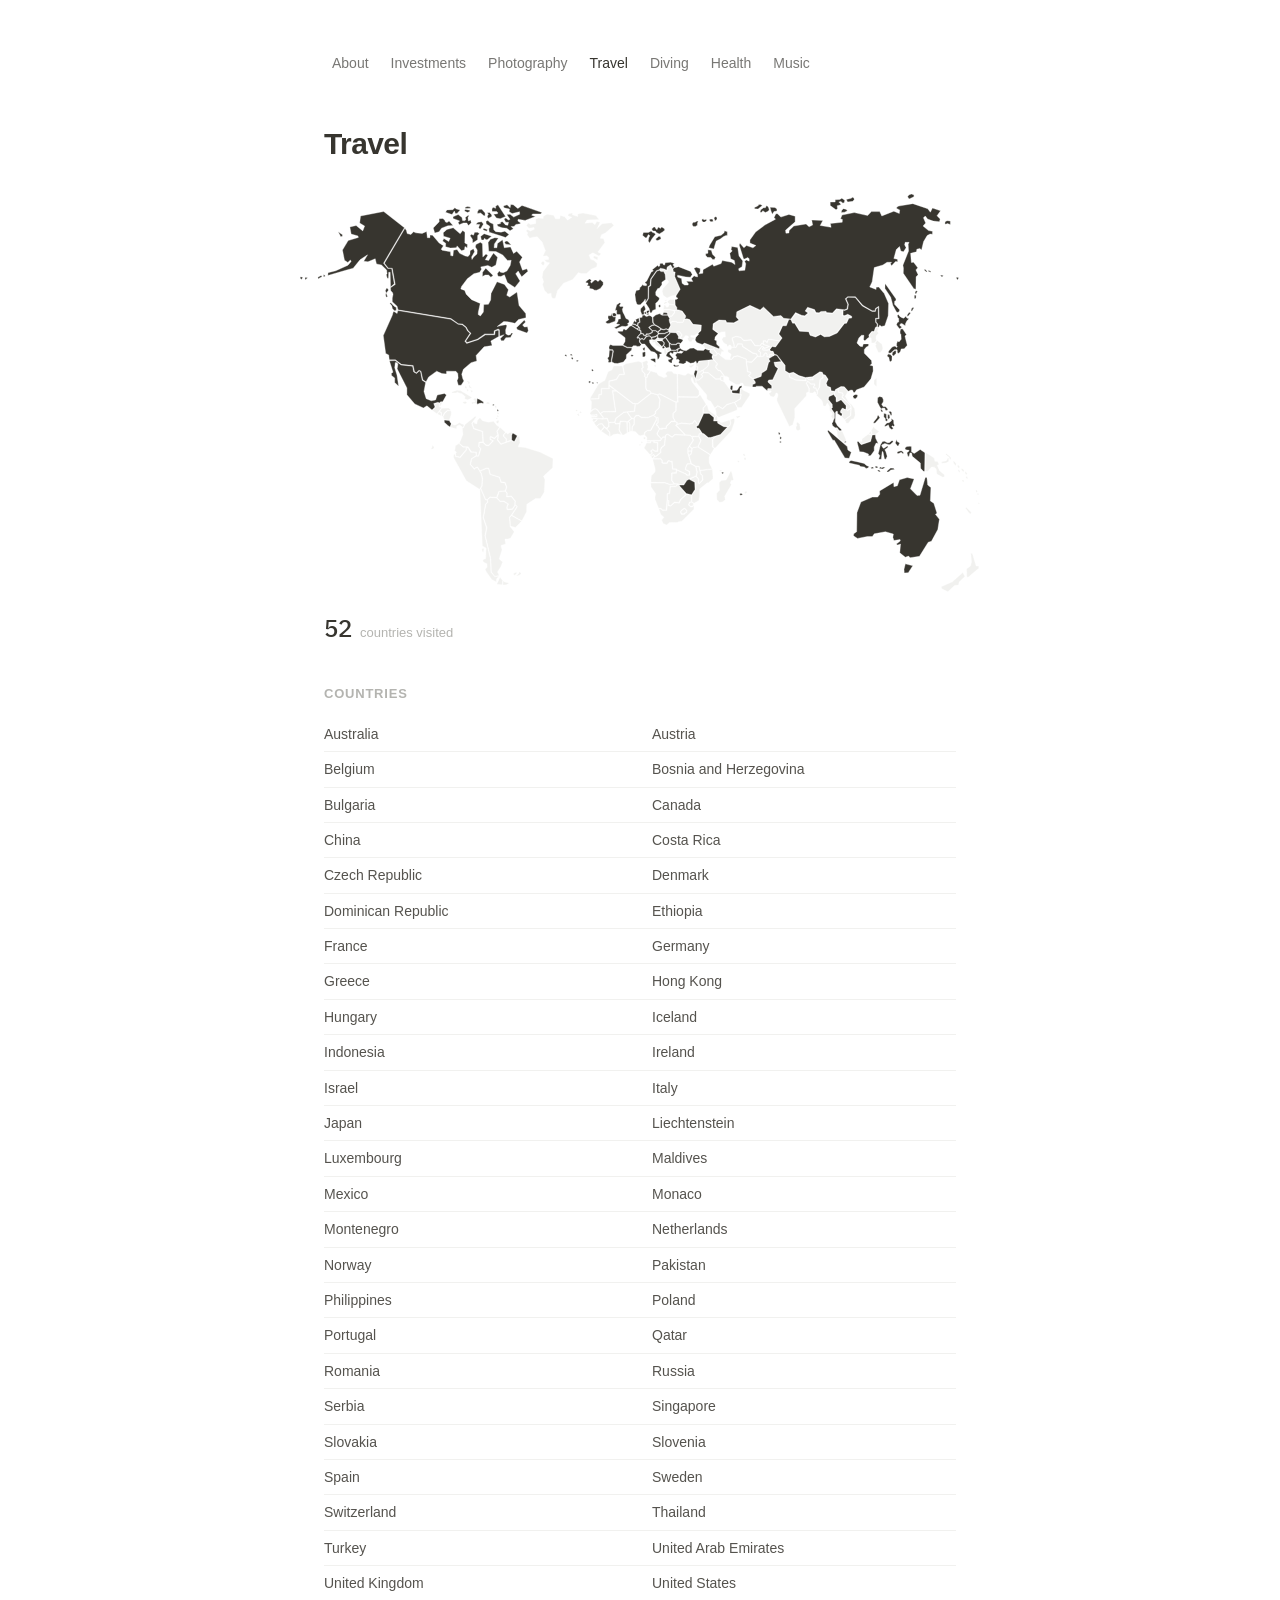
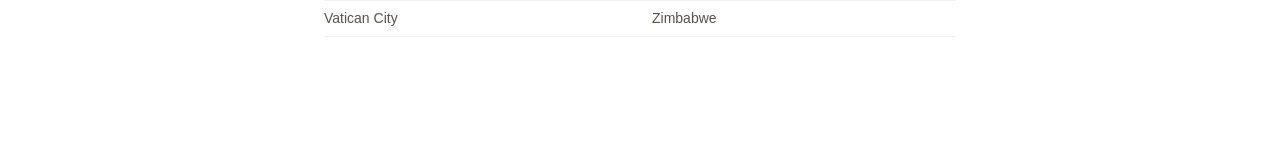
<file: travel.html>
<!DOCTYPE html>
<html lang="en">
<head>
  <meta charset="UTF-8" />
  <meta name="viewport" content="width=device-width, initial-scale=1.0" />
  <title>Travel – Lukas Koebis</title>
  <meta name="description" content="Countries I&#x27;ve visited." />
  <meta property="og:type" content="website" />
  <meta property="og:site_name" content="Lukas Koebis" />
  <meta property="og:title" content="Travel – Lukas Koebis" />
  <meta property="og:description" content="Countries I&#x27;ve visited." />
  <meta property="og:url" content="https://lukaskoebis.com/travel" />
  <meta property="og:image" content="https://lukaskoebis.com/img/london.jpg" />
  <meta name="twitter:card" content="summary_large_image" />
  <meta name="twitter:creator" content="@lukaskoebis" />
  <link rel="icon" type="image/png" href="/favicon.png" />
  <link rel="stylesheet" href="style.css" />
  <style>
    .map-wrap {
      margin-top: 32px;
      position: relative;
    }
    .map-container {
      width: calc(100% + 48px);
      margin-left: -24px;
      position: relative;
    }
    .map-container svg {
      width: 100%;
      height: auto;
      display: block;
    }
    .map-container svg path,
    .map-container svg polygon {
      fill: #f1f1ef;
      stroke: #fff;
      stroke-width: 0.4;
      transition: fill 0.2s ease;
    }
    .map-container svg .visited {
      fill: #37352f;
      cursor: pointer;
    }
    .map-container svg .visited:hover {
      fill: #787774;
    }

    .map-tooltip {
      position: fixed;
      pointer-events: none;
      background: #37352f;
      color: #fff;
      font-size: 0.75rem;
      padding: 4px 8px;
      border-radius: 4px;
      opacity: 0;
      transition: opacity 0.1s ease;
      z-index: 50;
      white-space: nowrap;
    }
    .map-tooltip.visible { opacity: 1; }

    .travel-stat {
      margin-top: 24px;
      display: flex;
      align-items: baseline;
      gap: 8px;
    }
    .travel-stat .num {
      font-family: 'IBM Plex Mono', monospace;
      font-size: 1.5rem;
      font-weight: 500;
      line-height: 1;
      color: #37352f;
    }
    .travel-stat .label {
      font-size: 0.8125rem;
      color: #b4b4b0;
    }

    .country-section { margin-top: 40px; }
    .country-grid {
      display: grid;
      grid-template-columns: 1fr 1fr;
      gap: 0;
    }
    .country-grid span {
      font-size: 0.875rem;
      color: #55534e;
      padding: 6px 0;
      border-bottom: 1px solid #f1f1ef;
    }
    .country-grid span:nth-child(odd) { padding-right: 12px; }
    .country-grid span:nth-child(even) { padding-left: 12px; }
    .country-grid span:hover { color: #37352f; }
  </style>
</head>
<body>
  <script src="nav.js"></script>

  <h1>Travel</h1>

  <div class="map-wrap">
    <div class="map-container" id="map"></div>
    <div class="map-tooltip" id="tooltip"></div>
  </div>

  <div class="travel-stat" id="stat"></div>

  <section class="country-section">
    <h2>Countries</h2>
    <div class="country-grid" id="countries"></div>
  </section>

  <script>
    const visited = [
      { name: 'Australia', code: 'au' },
      { name: 'Austria', code: 'at' },
      { name: 'Belgium', code: 'be' },
      { name: 'Bosnia and Herzegovina', code: 'ba' },
      { name: 'Bulgaria', code: 'bg' },
      { name: 'Canada', code: 'ca' },
      { name: 'China', code: 'cn' },
      { name: 'Costa Rica', code: 'cr' },
      { name: 'Czech Republic', code: 'cz' },
      { name: 'Denmark', code: 'dk' },
      { name: 'Dominican Republic', code: 'do' },
      { name: 'Ethiopia', code: 'et' },
      { name: 'France', code: 'fr' },
      { name: 'Germany', code: 'de' },
      { name: 'Greece', code: 'gr' },
      { name: 'Hong Kong', code: 'hk' },
      { name: 'Hungary', code: 'hu' },
      { name: 'Iceland', code: 'is' },
      { name: 'Indonesia', code: 'id' },
      { name: 'Ireland', code: 'ie' },
      { name: 'Israel', code: 'il' },
      { name: 'Italy', code: 'it' },
      { name: 'Japan', code: 'jp' },
      { name: 'Liechtenstein', code: 'li' },
      { name: 'Luxembourg', code: 'lu' },
      { name: 'Maldives', code: 'mv' },
      { name: 'Mexico', code: 'mx' },
      { name: 'Monaco', code: 'mc' },
      { name: 'Montenegro', code: 'me' },
      { name: 'Netherlands', code: 'nl' },
      { name: 'Norway', code: 'no' },
      { name: 'Pakistan', code: 'pk' },
      { name: 'Philippines', code: 'ph' },
      { name: 'Poland', code: 'pl' },
      { name: 'Portugal', code: 'pt' },
      { name: 'Qatar', code: 'qa' },
      { name: 'Romania', code: 'ro' },
      { name: 'Russia', code: 'ru' },
      { name: 'Serbia', code: 'rs' },
      { name: 'Singapore', code: 'sg' },
      { name: 'Slovakia', code: 'sk' },
      { name: 'Slovenia', code: 'si' },
      { name: 'Spain', code: 'es' },
      { name: 'Sweden', code: 'se' },
      { name: 'Switzerland', code: 'ch' },
      { name: 'Thailand', code: 'th' },
      { name: 'Turkey', code: 'tr' },
      { name: 'United Arab Emirates', code: 'ae' },
      { name: 'United Kingdom', code: 'gb' },
      { name: 'United States', code: 'us' },
      { name: 'Vatican City', code: 'va' },
      { name: 'Zimbabwe', code: 'zw' },
    ];

    // Stat
    document.getElementById('stat').innerHTML =
      `<span class="num">${visited.length}</span><span class="label">countries visited</span>`;

    // Country grid
    document.getElementById('countries').innerHTML = visited
      .map(c => `<span>${c.name}</span>`).join('');

    // Tooltip
    const tooltip = document.getElementById('tooltip');
    const mapContainer = document.getElementById('map');

    // Map
    fetch('world-map.svg')
      .then(r => r.text())
      .then(svg => {
        mapContainer.innerHTML = svg + '<div class="map-tooltip" id="tooltip"></div>';
        const tip = document.getElementById('tooltip');
        const codeToName = Object.fromEntries(visited.map(c => [c.code, c.name]));

        visited.forEach(({ code, name }) => {
          const el = document.getElementById(code);
          if (!el) return;
          if (el.tagName === 'g') {
            el.querySelectorAll('path, polygon').forEach(p => {
              p.classList.add('visited');
              p.dataset.country = name;
            });
          } else {
            el.classList.add('visited');
            el.dataset.country = name;
          }
        });

        // Tooltip events
        mapContainer.addEventListener('mousemove', e => {
          const target = e.target.closest('.visited');
          if (target && target.dataset.country) {
            tip.textContent = target.dataset.country;
            tip.classList.add('visible');
            tip.style.left = e.clientX + 12 + 'px';
            tip.style.top = e.clientY - 28 + 'px';
          } else {
            tip.classList.remove('visible');
          }
        });
        mapContainer.addEventListener('mouseleave', () => {
          tip.classList.remove('visible');
        });
      });
  </script>
</body>
</html>
</file>
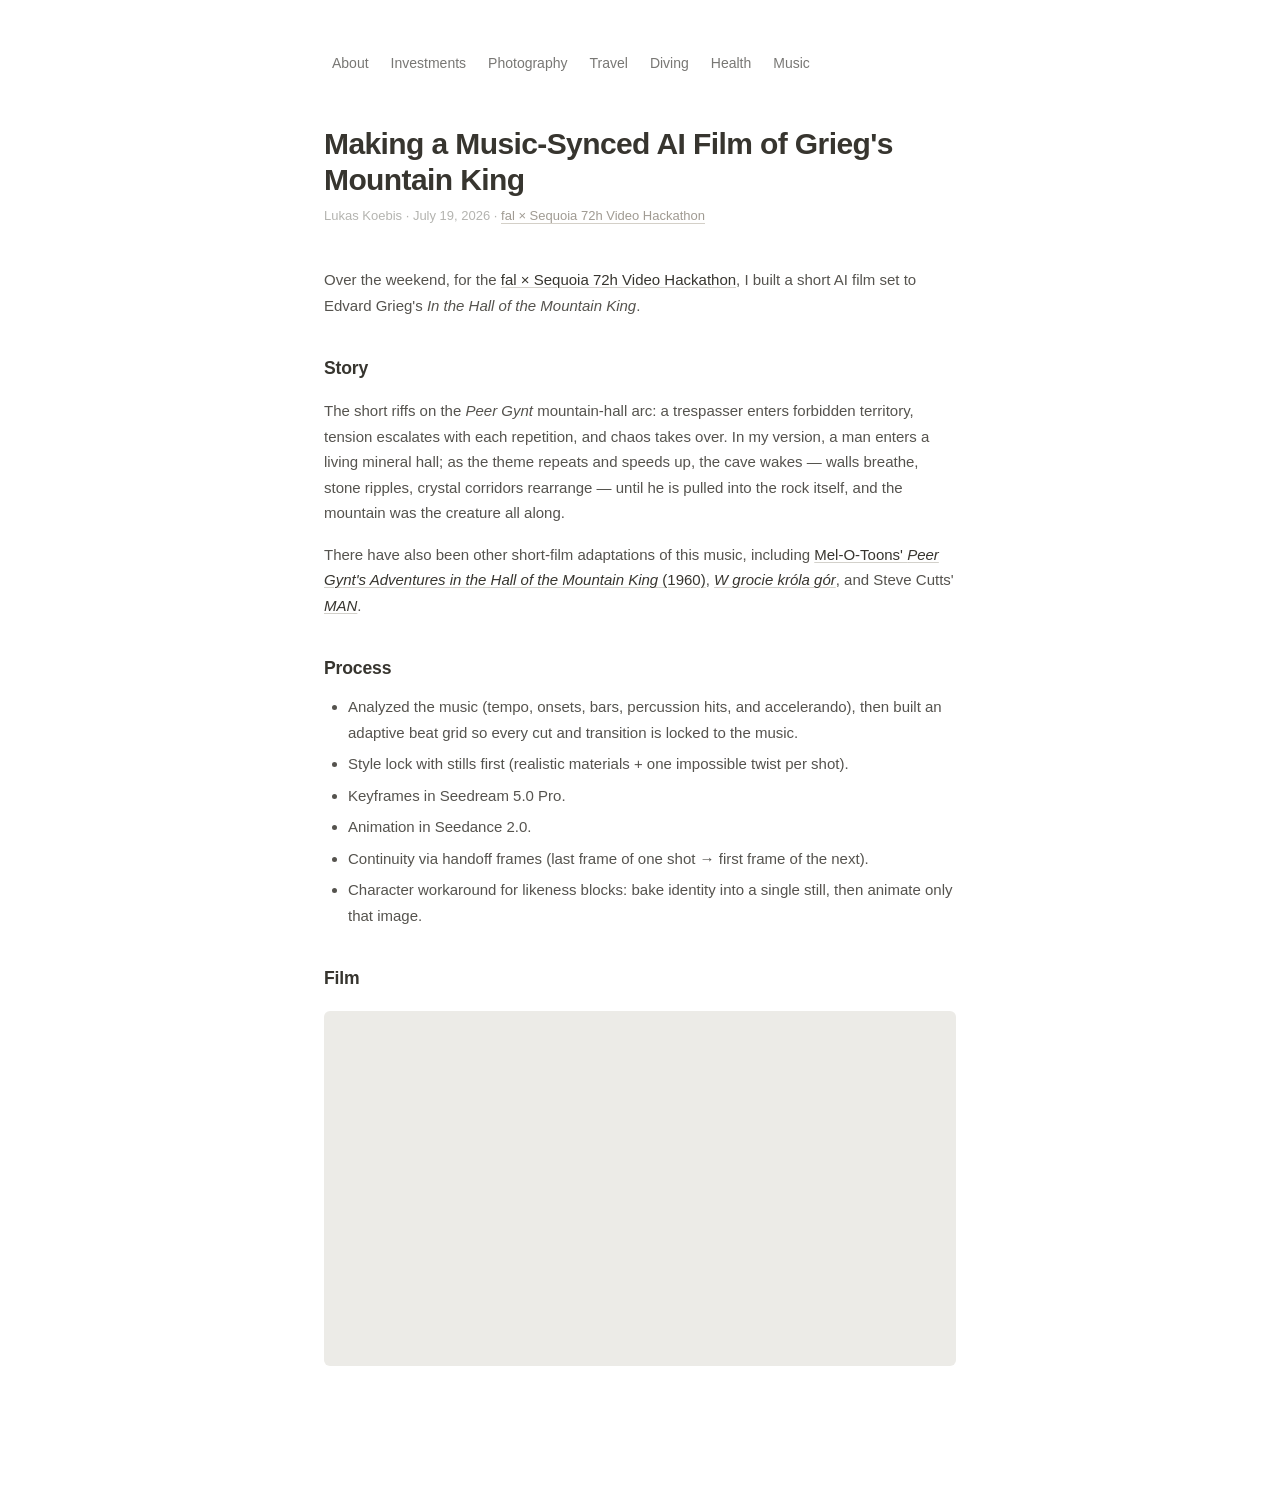
<file: blog/mountain-king-ai-film.html>
<!DOCTYPE html>
<html lang="en">
<head>
  <meta charset="UTF-8" />
  <meta name="viewport" content="width=device-width, initial-scale=1.0" />
  <title>Making a Music-Synced AI Film of Grieg's Mountain King – Lukas Koebis</title>
  <link rel="icon" type="image/png" href="/favicon.png" />
  <link rel="stylesheet" href="../style.css" />
  <style>
    .post-meta {
      font-size: 0.8125rem;
      color: #b4b4b0;
      margin-top: 8px;
    }
    .post-body {
      margin-top: 40px;
    }
    .post-body p {
      margin-top: 16px;
      line-height: 1.7;
    }
    .post-body h2 {
      margin-top: 36px;
      margin-bottom: 8px;
      text-transform: none;
      font-size: 1.1rem;
      font-weight: 600;
      letter-spacing: -0.01em;
      color: #37352f;
    }
    .post-body ul {
      margin-top: 12px;
      padding-left: 24px;
      color: #55534e;
      font-size: 0.9375rem;
      line-height: 1.7;
    }
    .post-body li {
      margin-top: 6px;
    }
    .post-body a {
      color: #37352f;
      text-decoration: underline;
      text-decoration-color: #d3d1cb;
      text-underline-offset: 2px;
      text-decoration-thickness: 1px;
      transition: text-decoration-color 0.15s;
    }
    .post-body a:hover { text-decoration-color: #37352f; }
    .video-wrap {
      position: relative;
      width: 100%;
      padding-top: 56.25%;
      margin-top: 18px;
      border-radius: 6px;
      overflow: hidden;
      background: #ecebe7;
    }
    .video-wrap iframe {
      position: absolute;
      inset: 0;
      width: 100%;
      height: 100%;
      border: 0;
    }
  </style>
</head>
<body>
  <script src="../nav.js"></script>

  <h1>Making a Music-Synced AI Film of Grieg's Mountain King</h1>
  <p class="post-meta">Lukas Koebis &middot; July 19, 2026 &middot; <a href="https://cerebralvalley.ai/e/fal-x-sequoia-virtual-hackathon" style="color:#a09b93;border-bottom:1px solid #d4d0c8;text-decoration:none;">fal × Sequoia 72h Video Hackathon</a></p>

  <div class="post-body">
    <p>Over the weekend, for the <a href="https://cerebralvalley.ai/e/fal-x-sequoia-virtual-hackathon">fal × Sequoia 72h Video Hackathon</a>, I built a short AI film set to Edvard Grieg's <em>In the Hall of the Mountain King</em>.</p>

    <h2>Story</h2>
    <p>The short riffs on the <em>Peer Gynt</em> mountain-hall arc: a trespasser enters forbidden territory, tension escalates with each repetition, and chaos takes over. In my version, a man enters a living mineral hall; as the theme repeats and speeds up, the cave wakes — walls breathe, stone ripples, crystal corridors rearrange — until he is pulled into the rock itself, and the mountain was the creature all along.</p>
    <p>There have also been other short-film adaptations of this music, including <a href="https://www.youtube.com/watch?v=1idTssPZpXU">Mel-O-Toons' <em>Peer Gynt's Adventures in the Hall of the Mountain King</em> (1960)</a>, <a href="https://www.youtube.com/watch?v=r__Dk4oWGJQ"><em>W grocie króla gór</em></a>, and Steve Cutts' <a href="https://www.youtube.com/watch?v=WfGMYdalClU"><em>MAN</em></a>.</p>

    <h2>Process</h2>
    <ul>
      <li>Analyzed the music (tempo, onsets, bars, percussion hits, and accelerando), then built an adaptive beat grid so every cut and transition is locked to the music.</li>
      <li>Style lock with stills first (realistic materials + one impossible twist per shot).</li>
      <li>Keyframes in Seedream 5.0 Pro.</li>
      <li>Animation in Seedance 2.0.</li>
      <li>Continuity via handoff frames (last frame of one shot → first frame of the next).</li>
      <li>Character workaround for likeness blocks: bake identity into a single still, then animate only that image.</li>
    </ul>

    <h2>Film</h2>
    <div class="video-wrap">
      <iframe src="https://www.youtube.com/embed/7CgiMW6R2tg" title="Making a music-synced AI film of Grieg's Mountain King" allow="accelerometer; autoplay; clipboard-write; encrypted-media; gyroscope; picture-in-picture; web-share" allowfullscreen></iframe>
    </div>
  </div>
</body>
</html>
</file>
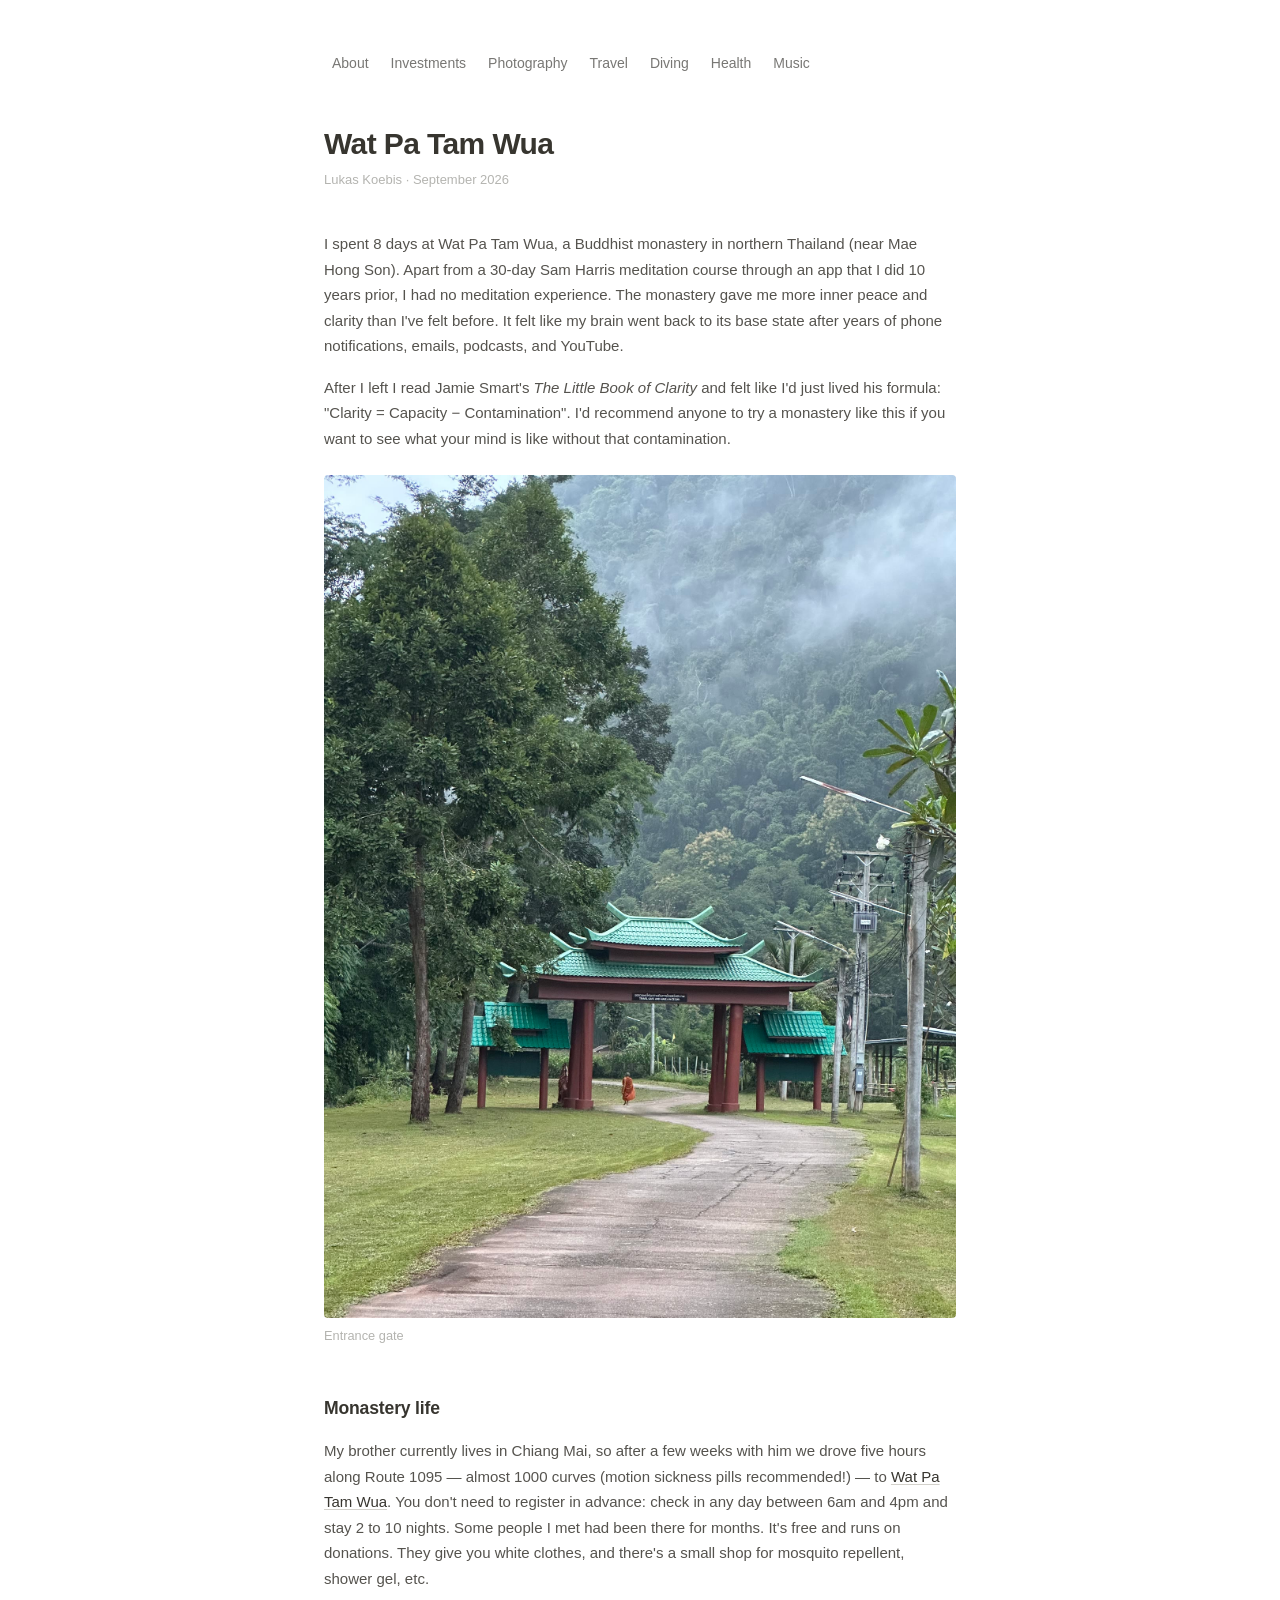
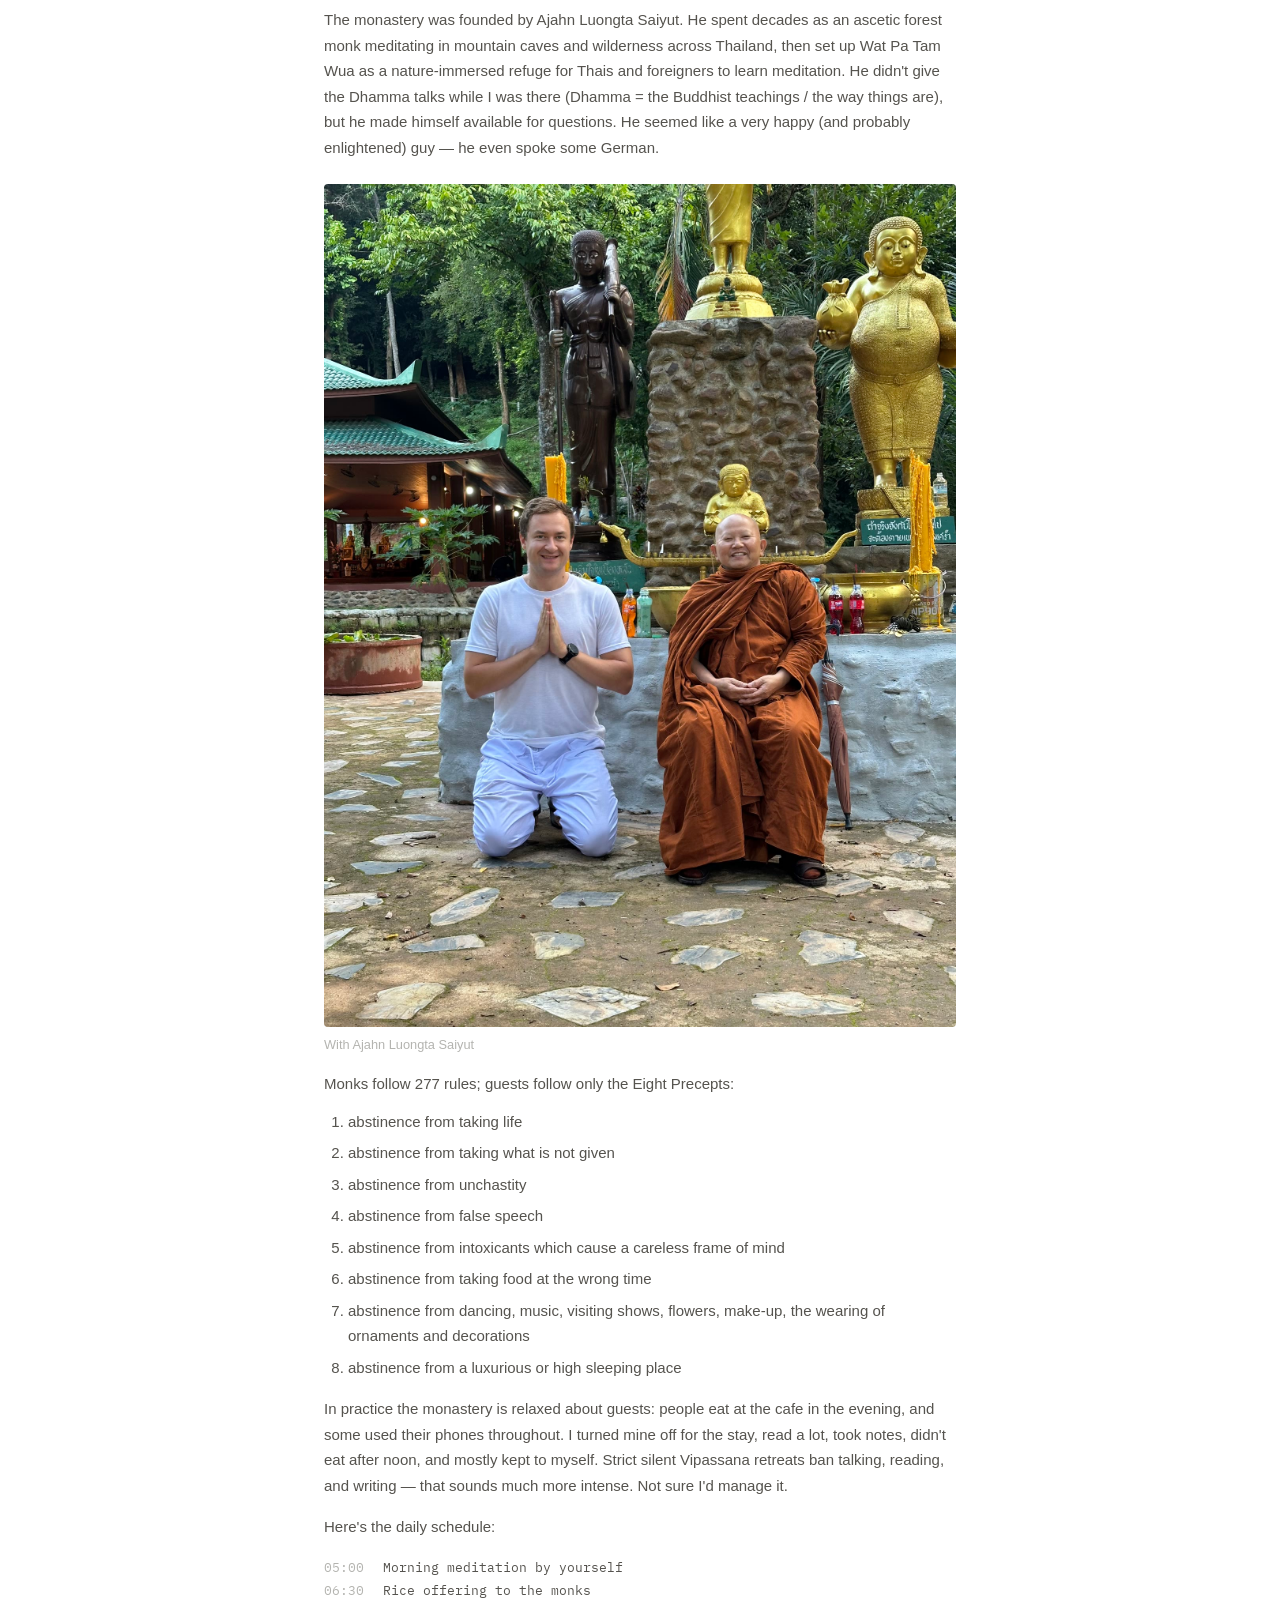
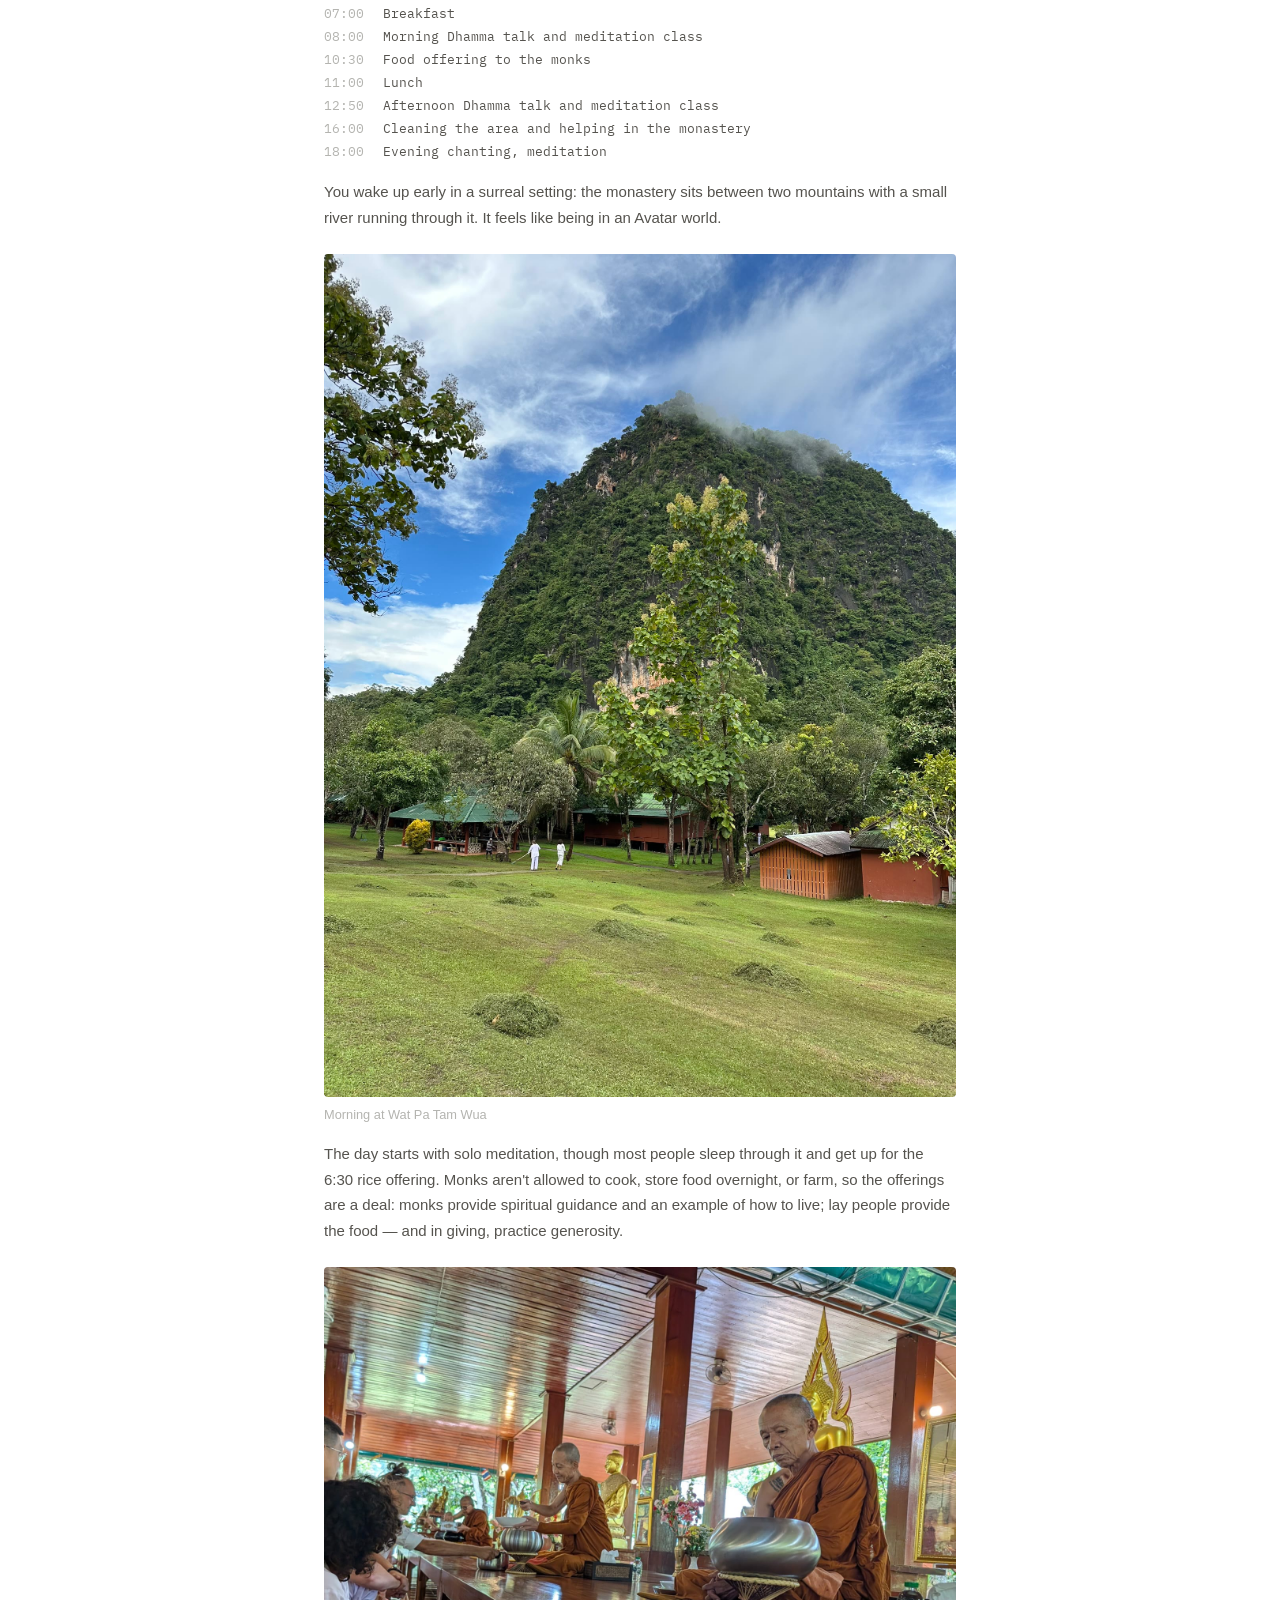
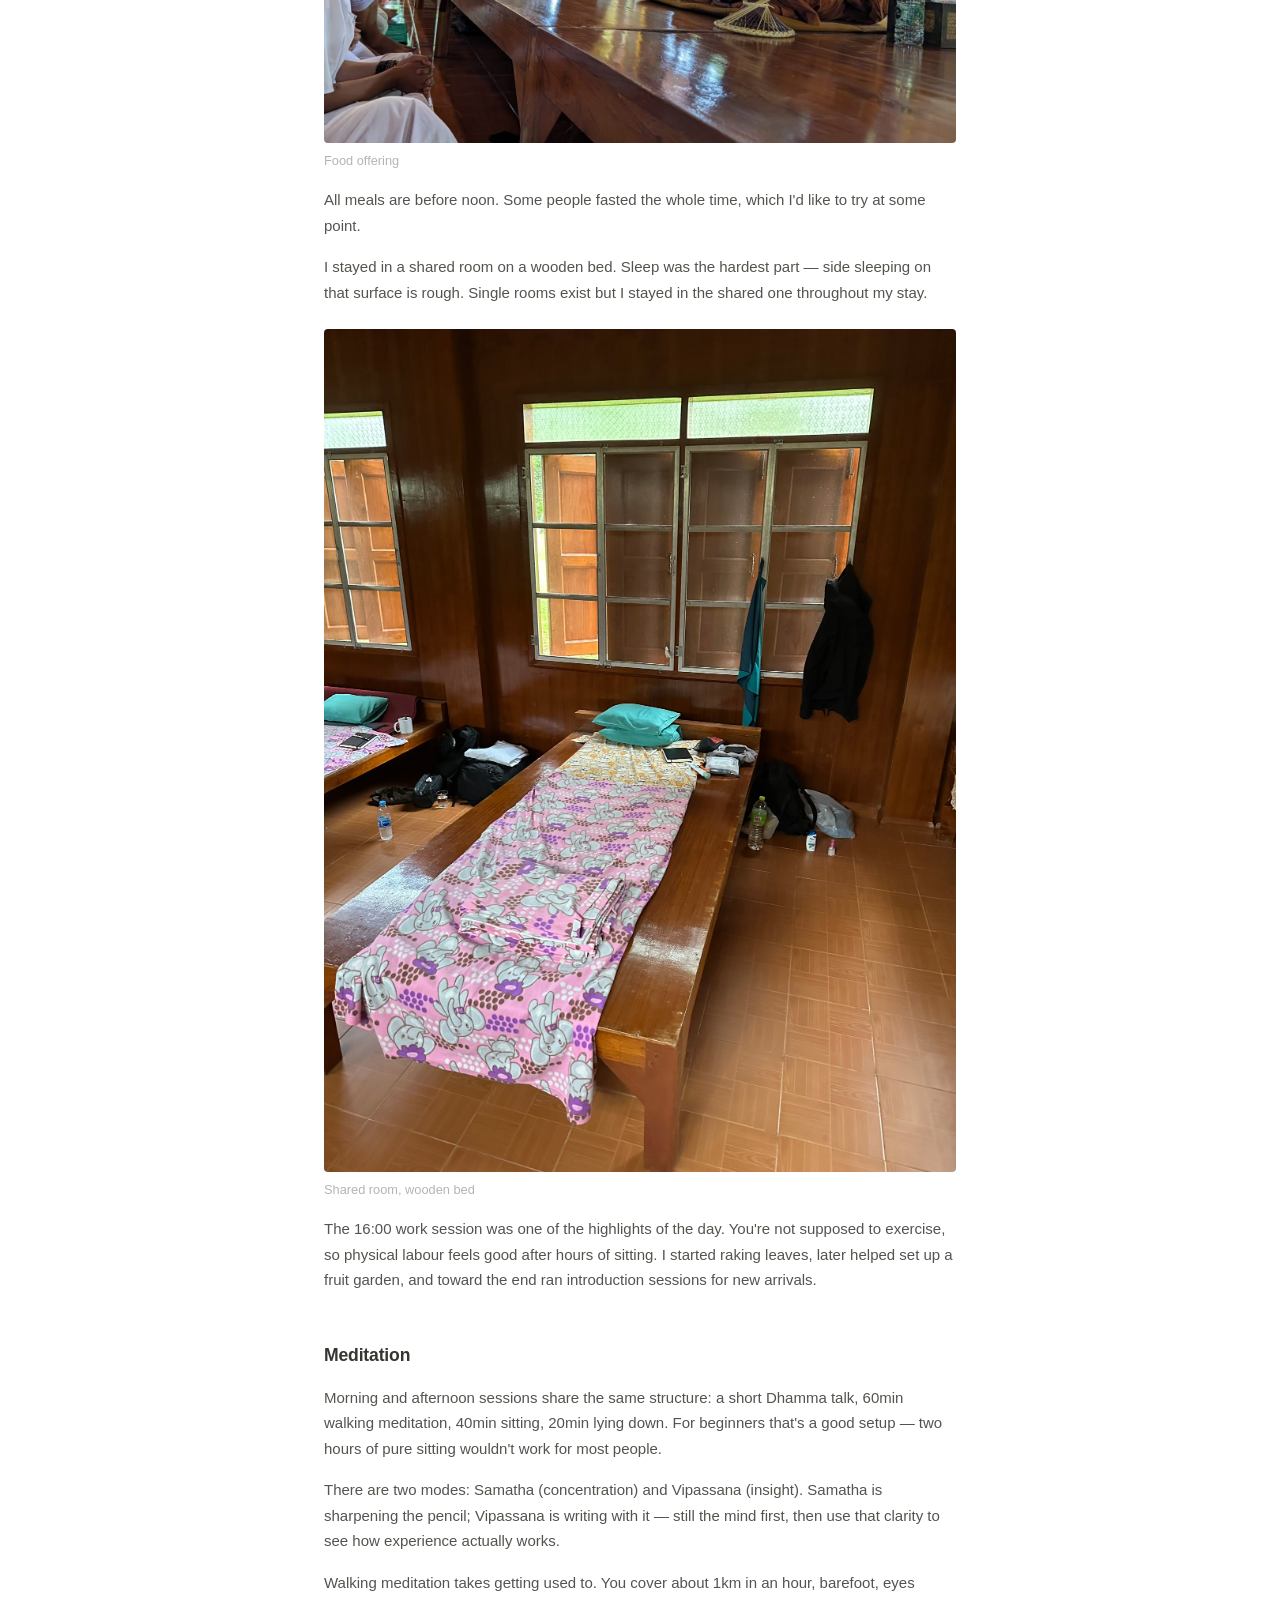
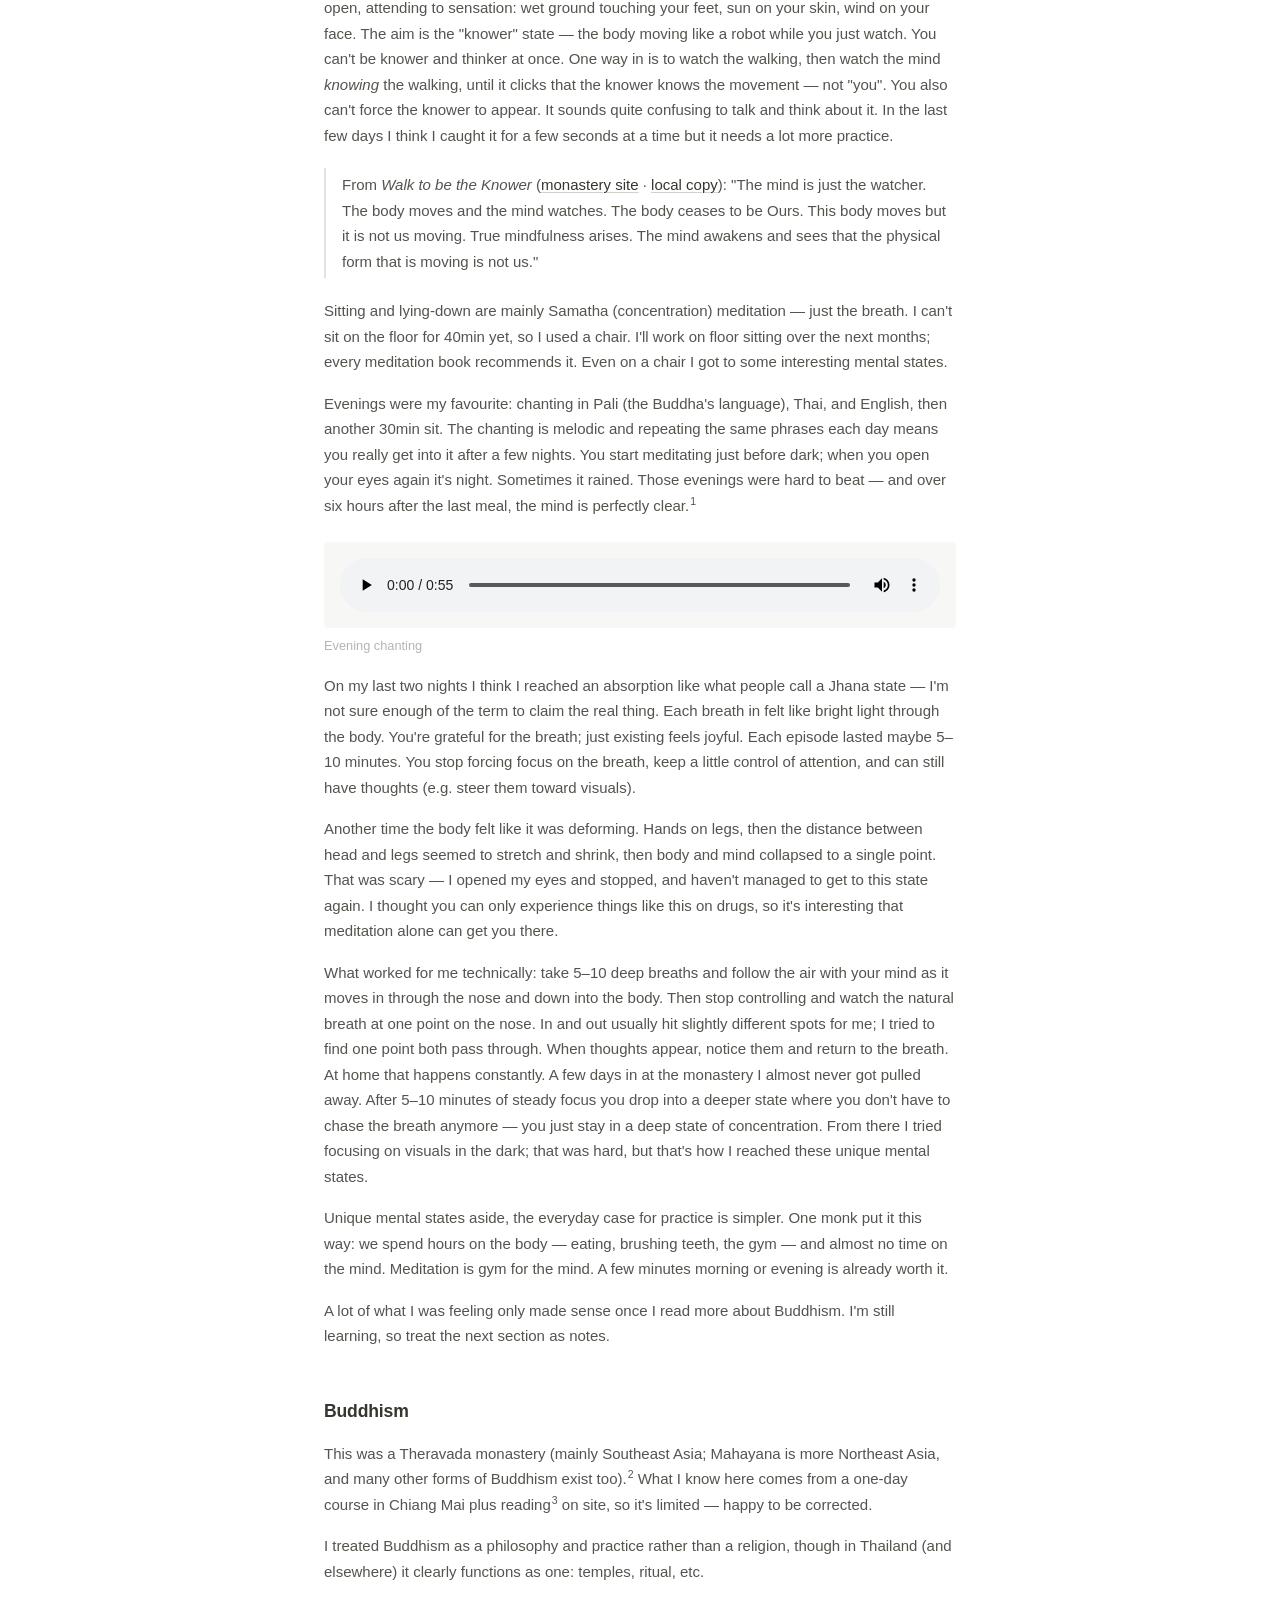
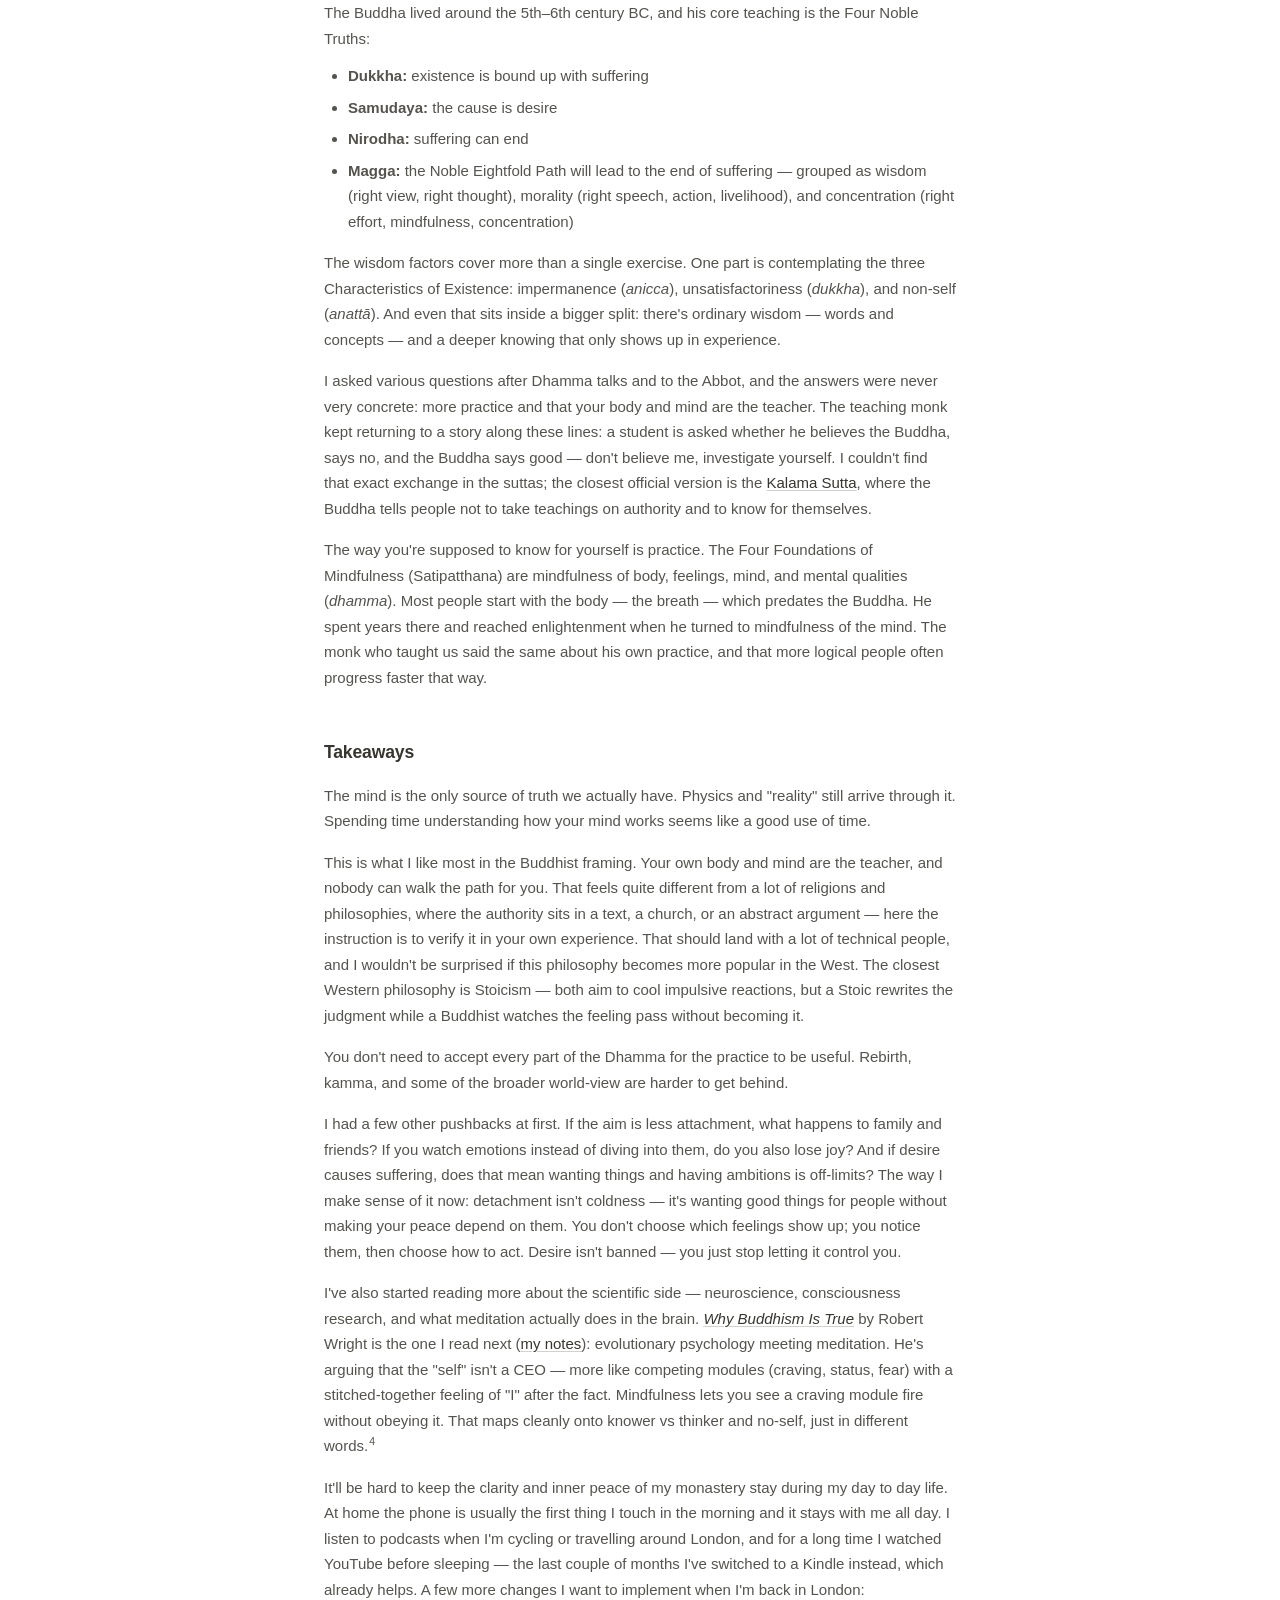
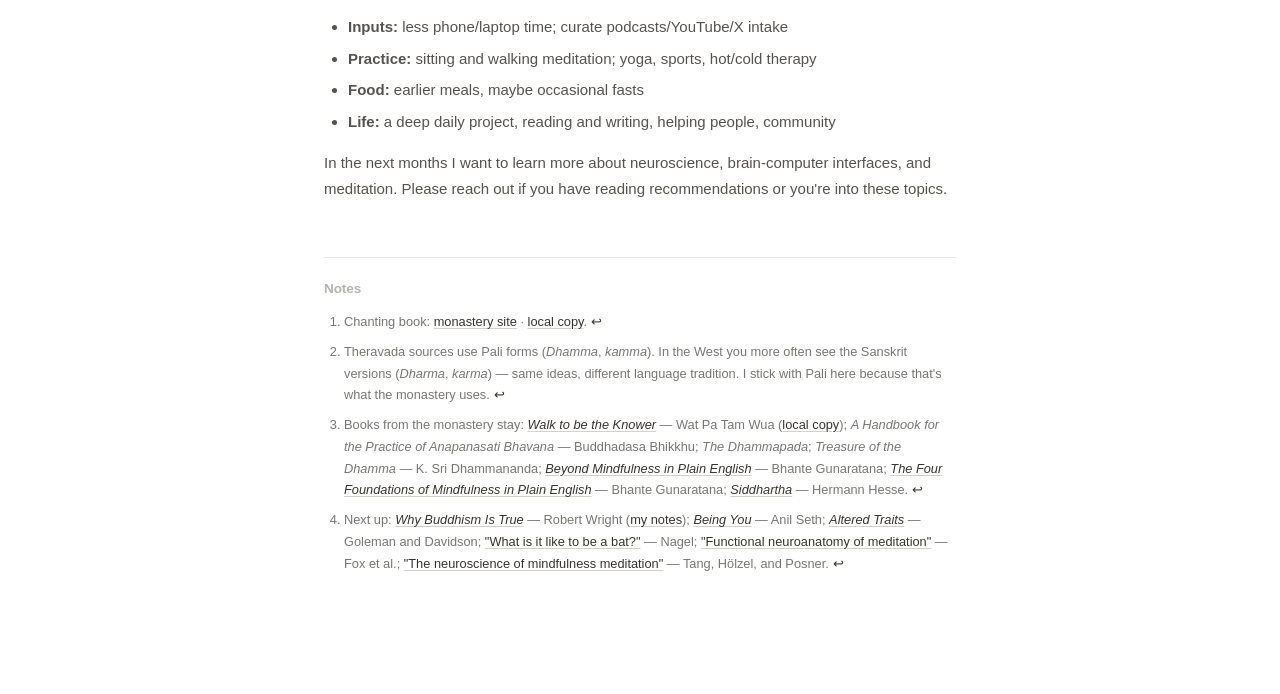
<file: blog/wat-pa-tam-wua.html>
<!DOCTYPE html>
<html lang="en">
<head>
  <meta charset="UTF-8" />
  <meta name="viewport" content="width=device-width, initial-scale=1.0" />
  <title>Wat Pa Tam Wua – Lukas Koebis</title>
  <link rel="icon" type="image/png" href="/favicon.png" />
  <link rel="stylesheet" href="../style.css" />
  <style>
    .post-meta {
      font-size: 0.8125rem;
      color: #b4b4b0;
      margin-top: 8px;
    }
    .post-body {
      margin-top: 40px;
    }
    .post-body p {
      margin-top: 16px;
      line-height: 1.7;
    }
    .post-body h2 {
      margin-top: 48px;
      margin-bottom: 8px;
      text-transform: none;
      font-size: 1.1rem;
      font-weight: 600;
      letter-spacing: -0.01em;
      color: #37352f;
    }
    .post-body h3 {
      margin-top: 36px;
      margin-bottom: 8px;
      font-size: 0.95rem;
      font-weight: 600;
      color: #37352f;
    }
    .post-body img {
      width: 100%;
      height: auto;
      display: block;
      margin: 24px 0 8px;
      border-radius: 4px;
      background: #f7f7f5;
    }
    .post-body figcaption {
      font-size: 0.8rem;
      color: #b4b4b0;
      margin-bottom: 16px;
    }
    .post-body figure {
      margin: 0;
    }
    .post-body ol, .post-body ul {
      margin-top: 12px;
      padding-left: 24px;
      color: #55534e;
      font-size: 0.9375rem;
      line-height: 1.7;
    }
    .post-body li {
      margin-top: 6px;
    }
    .post-body a {
      color: #37352f;
      text-decoration: underline;
      text-decoration-color: #d3d1cb;
      text-underline-offset: 2px;
      text-decoration-thickness: 1px;
      transition: text-decoration-color 0.15s;
    }
    .post-body a:hover { text-decoration-color: #37352f; }
    .post-body em { font-style: italic; }
    .post-body strong { font-weight: 600; }
    .post-body blockquote {
      margin: 20px 0;
      padding: 4px 0 4px 16px;
      border-left: 2px solid #e3e2de;
      color: #55534e;
      font-size: 0.9375rem;
      line-height: 1.7;
    }
    .post-body blockquote p { margin-top: 8px; }
    .post-body blockquote p:first-child { margin-top: 0; }
    .schedule {
      margin-top: 16px;
      font-family: 'IBM Plex Mono', monospace;
      font-size: 0.8rem;
      line-height: 1.8;
      color: #55534e;
    }
    .schedule span {
      color: #b4b4b0;
      display: inline-block;
      width: 3.2rem;
    }
    .audio-wrap {
      margin: 24px 0 8px;
      padding: 16px;
      background: #f7f7f5;
      border-radius: 4px;
    }
    .audio-wrap audio {
      width: 100%;
      display: block;
    }
    .link-note {
      font-size: 0.8rem;
      color: #b4b4b0;
    }
    .post-body .fn-ref,
    .post-body sup.fn-ref {
      font-size: 0.7em;
      vertical-align: super;
      line-height: 0;
      margin-left: 1px;
    }
    .post-body .fn-ref a,
    .post-body sup.fn-ref a {
      text-decoration: none;
      color: inherit;
    }
    .post-body [id^="fnref-"],
    .footnotes [id^="fn-"] {
      scroll-margin-top: 72px;
    }
    .footnotes {
      margin-top: 56px;
      padding-top: 20px;
      border-top: 1px solid #ecebe7;
      font-size: 0.8rem;
      color: #787774;
      line-height: 1.55;
    }
    .footnotes h2 {
      margin-top: 0;
      margin-bottom: 12px;
      font-size: 0.85rem;
      color: #b4b4b0;
    }
    .footnotes ol {
      margin-top: 0;
      padding-left: 20px;
      color: #787774;
      font-size: 0.8rem;
    }
    .footnotes li { margin-top: 8px; }
    .footnotes li p {
      margin-top: 6px;
      font-size: 0.8rem;
      color: #787774;
      line-height: 1.55;
    }
    .footnotes li p:first-child { margin-top: 0; }
    .footnotes .back {
      text-decoration: none;
      margin-left: 4px;
    }
  </style>
</head>
<body>
  <script src="../nav.js"></script>

  <h1>Wat Pa Tam Wua</h1>
  <p class="post-meta">Lukas Koebis &middot; September 2026</p>

  <div class="post-body">

<p>I spent 8 days at Wat Pa Tam Wua, a Buddhist monastery in northern Thailand (near Mae Hong Son). Apart from a 30-day Sam Harris meditation course through an app that I did 10 years prior, I had no meditation experience. The monastery gave me more inner peace and clarity than I've felt before. It felt like my brain went back to its base state after years of phone notifications, emails, podcasts, and YouTube.</p>

<p>After I left I read Jamie Smart's <em>The Little Book of Clarity</em> and felt like I'd just lived his formula: "Clarity = Capacity − Contamination". I'd recommend anyone to try a monastery like this if you want to see what your mind is like without that contamination.</p>

<figure>
  <img src="/img/monastery/gate.jpg" alt="Entrance gate at Wat Pa Tam Wua with a monk walking through and mist on the mountain behind" />
  <figcaption>Entrance gate</figcaption>
</figure>

<h2>Monastery life</h2>

<p>My brother currently lives in Chiang Mai, so after a few weeks with him we drove five hours along Route 1095 — almost 1000 curves (motion sickness pills recommended!) — to <a href="https://www.wattamwua.com/">Wat Pa Tam Wua</a>. You don't need to register in advance: check in any day between 6am and 4pm and stay 2 to 10 nights. Some people I met had been there for months. It's free and runs on donations. They give you white clothes, and there's a small shop for mosquito repellent, shower gel, etc.</p>

<p>The monastery was founded by Ajahn Luongta Saiyut. He spent decades as an ascetic forest monk meditating in mountain caves and wilderness across Thailand, then set up Wat Pa Tam Wua as a nature-immersed refuge for Thais and foreigners to learn meditation. He didn't give the Dhamma talks while I was there (Dhamma = the Buddhist teachings / the way things are), but he made himself available for questions. He seemed like a very happy (and probably enlightened) guy — he even spoke some German.</p>

<figure>
  <img src="/img/monastery/abbot.jpg" alt="With Ajahn Luongta Saiyut at Wat Pa Tam Wua" />
  <figcaption>With Ajahn Luongta Saiyut</figcaption>
</figure>

<p>Monks follow 277 rules; guests follow only the Eight Precepts:</p>
<ol>
  <li>abstinence from taking life</li>
  <li>abstinence from taking what is not given</li>
  <li>abstinence from unchastity</li>
  <li>abstinence from false speech</li>
  <li>abstinence from intoxicants which cause a careless frame of mind</li>
  <li>abstinence from taking food at the wrong time</li>
  <li>abstinence from dancing, music, visiting shows, flowers, make-up, the wearing of ornaments and decorations</li>
  <li>abstinence from a luxurious or high sleeping place</li>
</ol>

<p>In practice the monastery is relaxed about guests: people eat at the cafe in the evening, and some used their phones throughout. I turned mine off for the stay, read a lot, took notes, didn't eat after noon, and mostly kept to myself. Strict silent Vipassana retreats ban talking, reading, and writing — that sounds much more intense. Not sure I'd manage it.</p>

<p>Here's the daily schedule:</p>
<div class="schedule">
  <div><span>05:00</span> Morning meditation by yourself</div>
  <div><span>06:30</span> Rice offering to the monks</div>
  <div><span>07:00</span> Breakfast</div>
  <div><span>08:00</span> Morning Dhamma talk and meditation class</div>
  <div><span>10:30</span> Food offering to the monks</div>
  <div><span>11:00</span> Lunch</div>
  <div><span>12:50</span> Afternoon Dhamma talk and meditation class</div>
  <div><span>16:00</span> Cleaning the area and helping in the monastery</div>
  <div><span>18:00</span> Evening chanting, meditation</div>
</div>

<p>You wake up early in a surreal setting: the monastery sits between two mountains with a small river running through it. It feels like being in an Avatar world.</p>

<figure>
  <img src="/img/monastery/mountain3.jpg" alt="Misty mountain above the monastery grounds" />
  <figcaption>Morning at Wat Pa Tam Wua</figcaption>
</figure>

<p>The day starts with solo meditation, though most people sleep through it and get up for the 6:30 rice offering. Monks aren't allowed to cook, store food overnight, or farm, so the offerings are a deal: monks provide spiritual guidance and an example of how to live; lay people provide the food — and in giving, practice generosity.</p>

<figure>
  <img src="/img/monastery/food_offering.jpg" alt="Laypeople in white offering food to monks" />
  <figcaption>Food offering</figcaption>
</figure>

<p>All meals are before noon. Some people fasted the whole time, which I'd like to try at some point.</p>

<p>I stayed in a shared room on a wooden bed. Sleep was the hardest part — side sleeping on that surface is rough. Single rooms exist but I stayed in the shared one throughout my stay.</p>

<figure>
  <img src="/img/monastery/bed.jpg" alt="Shared dorm room with wooden beds" />
  <figcaption>Shared room, wooden bed</figcaption>
</figure>

<p>The 16:00 work session was one of the highlights of the day. You're not supposed to exercise, so physical labour feels good after hours of sitting. I started raking leaves, later helped set up a fruit garden, and toward the end ran introduction sessions for new arrivals.</p>

<h2>Meditation</h2>

<p>Morning and afternoon sessions share the same structure: a short Dhamma talk, 60min walking meditation, 40min sitting, 20min lying down. For beginners that's a good setup — two hours of pure sitting wouldn't work for most people.</p>

<p>There are two modes: Samatha (concentration) and Vipassana (insight). Samatha is sharpening the pencil; Vipassana is writing with it — still the mind first, then use that clarity to see how experience actually works.</p>

<p>Walking meditation takes getting used to. You cover about 1km in an hour, barefoot, eyes open, attending to sensation: wet ground touching your feet, sun on your skin, wind on your face. The aim is the "knower" state — the body moving like a robot while you just watch. You can't be knower and thinker at once. One way in is to watch the walking, then watch the mind <em>knowing</em> the walking, until it clicks that the knower knows the movement — not "you". You also can't force the knower to appear. It sounds quite confusing to talk and think about it. In the last few days I think I caught it for a few seconds at a time but it needs a lot more practice.</p>

<blockquote>
  <p>From <em>Walk to be the Knower</em> (<a href="https://www.wattamwua.com/downloads/WALK-TO-BE-THE-KNOWER.pdf">monastery site</a> · <a href="/blog/wat/walk_to_be_the_knower.pdf">local copy</a>): "The mind is just the watcher. The body moves and the mind watches. The body ceases to be Ours. This body moves but it is not us moving. True mindfulness arises. The mind awakens and sees that the physical form that is moving is not us."</p>
</blockquote>

<p>Sitting and lying-down are mainly Samatha (concentration) meditation — just the breath. I can't sit on the floor for 40min yet, so I used a chair. I'll work on floor sitting over the next months; every meditation book recommends it. Even on a chair I got to some interesting mental states.</p>

<p>Evenings were my favourite: chanting in Pali (the Buddha's language), Thai, and English, then another 30min sit. The chanting is melodic and repeating the same phrases each day means you really get into it after a few nights. You start meditating just before dark; when you open your eyes again it's night. Sometimes it rained. Those evenings were hard to beat — and over six hours after the last meal, the mind is perfectly clear.<sup id="fnref-chanting" class="fn-ref"><a href="#fn-chanting">1</a></sup></p>

<figure>
  <div class="audio-wrap">
    <audio controls preload="metadata" src="/img/monastery/chanting.mp3">
      Your browser does not support the audio element.
    </audio>
  </div>
  <figcaption>Evening chanting</figcaption>
</figure>

<p>On my last two nights I think I reached an absorption like what people call a Jhana state — I'm not sure enough of the term to claim the real thing. Each breath in felt like bright light through the body. You're grateful for the breath; just existing feels joyful. Each episode lasted maybe 5–10 minutes. You stop forcing focus on the breath, keep a little control of attention, and can still have thoughts (e.g. steer them toward visuals).</p>

<p>Another time the body felt like it was deforming. Hands on legs, then the distance between head and legs seemed to stretch and shrink, then body and mind collapsed to a single point. That was scary — I opened my eyes and stopped, and haven't managed to get to this state again. I thought you can only experience things like this on drugs, so it's interesting that meditation alone can get you there.</p>

<p>What worked for me technically: take 5–10 deep breaths and follow the air with your mind as it moves in through the nose and down into the body. Then stop controlling and watch the natural breath at one point on the nose. In and out usually hit slightly different spots for me; I tried to find one point both pass through. When thoughts appear, notice them and return to the breath. At home that happens constantly. A few days in at the monastery I almost never got pulled away. After 5–10 minutes of steady focus you drop into a deeper state where you don't have to chase the breath anymore — you just stay in a deep state of concentration. From there I tried focusing on visuals in the dark; that was hard, but that's how I reached these unique mental states.</p>

<p>Unique mental states aside, the everyday case for practice is simpler. One monk put it this way: we spend hours on the body — eating, brushing teeth, the gym — and almost no time on the mind. Meditation is gym for the mind. A few minutes morning or evening is already worth it.</p>

<p>A lot of what I was feeling only made sense once I read more about Buddhism. I'm still learning, so treat the next section as notes.</p>

<h2>Buddhism</h2>

<p>This was a Theravada monastery (mainly Southeast Asia; Mahayana is more Northeast Asia, and many other forms of Buddhism exist too).<sup id="fnref-pali" class="fn-ref"><a href="#fn-pali">2</a></sup> What I know here comes from a one-day course in Chiang Mai plus reading<sup id="fnref-monastery-books" class="fn-ref"><a href="#fn-monastery-books">3</a></sup> on site, so it's limited — happy to be corrected.</p>

<p>I treated Buddhism as a philosophy and practice rather than a religion, though in Thailand (and elsewhere) it clearly functions as one: temples, ritual, etc.</p>

<p>The Buddha lived around the 5th–6th century BC, and his core teaching is the Four Noble Truths:</p>
<ul>
  <li><strong>Dukkha:</strong> existence is bound up with suffering</li>
  <li><strong>Samudaya:</strong> the cause is desire</li>
  <li><strong>Nirodha:</strong> suffering can end</li>
  <li><strong>Magga:</strong> the Noble Eightfold Path will lead to the end of suffering — grouped as wisdom (right view, right thought), morality (right speech, action, livelihood), and concentration (right effort, mindfulness, concentration)</li>
</ul>

<p>The wisdom factors cover more than a single exercise. One part is contemplating the three Characteristics of Existence: impermanence (<em>anicca</em>), unsatisfactoriness (<em>dukkha</em>), and non-self (<em>anattā</em>). And even that sits inside a bigger split: there's ordinary wisdom — words and concepts — and a deeper knowing that only shows up in experience.</p>

<p>I asked various questions after Dhamma talks and to the Abbot, and the answers were never very concrete: more practice and that your body and mind are the teacher. The teaching monk kept returning to a story along these lines: a student is asked whether he believes the Buddha, says no, and the Buddha says good — don't believe me, investigate yourself. I couldn't find that exact exchange in the suttas; the closest official version is the <a href="https://www.accesstoinsight.org/tipitaka/an/an03/an03.065.than.html">Kalama Sutta</a>, where the Buddha tells people not to take teachings on authority and to know for themselves.</p>

<p>The way you're supposed to know for yourself is practice. The Four Foundations of Mindfulness (Satipatthana) are mindfulness of body, feelings, mind, and mental qualities (<em>dhamma</em>). Most people start with the body — the breath — which predates the Buddha. He spent years there and reached enlightenment when he turned to mindfulness of the mind. The monk who taught us said the same about his own practice, and that more logical people often progress faster that way.</p>

<h2>Takeaways</h2>

<p>The mind is the only source of truth we actually have. Physics and "reality" still arrive through it. Spending time understanding how your mind works seems like a good use of time.</p>

<p>This is what I like most in the Buddhist framing. Your own body and mind are the teacher, and nobody can walk the path for you. That feels quite different from a lot of religions and philosophies, where the authority sits in a text, a church, or an abstract argument — here the instruction is to verify it in your own experience. That should land with a lot of technical people, and I wouldn't be surprised if this philosophy becomes more popular in the West. The closest Western philosophy is Stoicism — both aim to cool impulsive reactions, but a Stoic rewrites the judgment while a Buddhist watches the feeling pass without becoming it.</p>

<p>You don't need to accept every part of the Dhamma for the practice to be useful. Rebirth, kamma, and some of the broader world-view are harder to get behind.</p>

<p>I had a few other pushbacks at first. If the aim is less attachment, what happens to family and friends? If you watch emotions instead of diving into them, do you also lose joy? And if desire causes suffering, does that mean wanting things and having ambitions is off-limits? The way I make sense of it now: detachment isn't coldness — it's wanting good things for people without making your peace depend on them. You don't choose which feelings show up; you notice them, then choose how to act. Desire isn't banned — you just stop letting it control you.</p>

<p>I've also started reading more about the scientific side — neuroscience, consciousness research, and what meditation actually does in the brain. <a href="https://www.amazon.com/Why-Buddhism-True-Philosophy-Enlightenment/dp/1501152874"><em>Why Buddhism Is True</em></a> by Robert Wright is the one I read next (<a href="/books/why-buddhism-is-true.html">my notes</a>): evolutionary psychology meeting meditation. He's arguing that the "self" isn't a CEO — more like competing modules (craving, status, fear) with a stitched-together feeling of "I" after the fact. Mindfulness lets you see a craving module fire without obeying it. That maps cleanly onto knower vs thinker and no-self, just in different words.<sup id="fnref-science-books" class="fn-ref"><a href="#fn-science-books">4</a></sup></p>

<p>It'll be hard to keep the clarity and inner peace of my monastery stay during my day to day life. At home the phone is usually the first thing I touch in the morning and it stays with me all day. I listen to podcasts when I'm cycling or travelling around London, and for a long time I watched YouTube before sleeping — the last couple of months I've switched to a Kindle instead, which already helps. A few more changes I want to implement when I'm back in London:</p>
<ul>
  <li><strong>Inputs:</strong> less phone/laptop time; curate podcasts/YouTube/X intake</li>
  <li><strong>Practice:</strong> sitting and walking meditation; yoga, sports, hot/cold therapy</li>
  <li><strong>Food:</strong> earlier meals, maybe occasional fasts</li>
  <li><strong>Life:</strong> a deep daily project, reading and writing, helping people, community</li>
</ul>

<p>In the next months I want to learn more about neuroscience, brain-computer interfaces, and meditation. Please reach out if you have reading recommendations or you're into these topics.</p>

<aside class="footnotes" id="footnotes">
  <h2>Notes</h2>
  <ol>
    <li id="fn-chanting">Chanting book: <a href="https://www.wattamwua.com/downloads/english-chanting-complete-2019.pdf">monastery site</a> · <a href="/blog/wat/chanting_book.pdf">local copy</a>.<a href="#fnref-chanting" class="back">↩</a></li>
    <li id="fn-pali">Theravada sources use Pali forms (<em>Dhamma</em>, <em>kamma</em>). In the West you more often see the Sanskrit versions (<em>Dharma</em>, <em>karma</em>) — same ideas, different language tradition. I stick with Pali here because that's what the monastery uses.<a href="#fnref-pali" class="back">↩</a></li>
    <li id="fn-monastery-books">Books from the monastery stay: <a href="https://www.wattamwua.com/downloads/WALK-TO-BE-THE-KNOWER.pdf"><em>Walk to be the Knower</em></a> — Wat Pa Tam Wua (<a href="/blog/wat/walk_to_be_the_knower.pdf">local copy</a>); <em>A Handbook for the Practice of Anapanasati Bhavana</em> — Buddhadasa Bhikkhu; <em>The Dhammapada</em>; <em>Treasure of the Dhamma</em> — K. Sri Dhammananda; <a href="https://www.amazon.com/Beyond-Mindfulness-Plain-English-Introductory/dp/0861715267"><em>Beyond Mindfulness in Plain English</em></a> — Bhante Gunaratana; <a href="https://www.amazon.com/Four-Foundations-Mindfulness-Plain-English/dp/1614291573"><em>The Four Foundations of Mindfulness in Plain English</em></a> — Bhante Gunaratana; <a href="https://www.amazon.com/Siddhartha-Novel-Hermann-Hesse/dp/0553208845"><em>Siddhartha</em></a> — Hermann Hesse.<a href="#fnref-monastery-books" class="back">↩</a></li>
    <li id="fn-science-books">Next up: <a href="https://www.amazon.com/Why-Buddhism-True-Philosophy-Enlightenment/dp/1501152874"><em>Why Buddhism Is True</em></a> — Robert Wright (<a href="/books/why-buddhism-is-true.html">my notes</a>); <a href="https://www.amazon.com/Being-You-Science-Consciousness/dp/1524742876"><em>Being You</em></a> — Anil Seth; <a href="https://www.amazon.com/Altered-Traits-Science-Reveals-Meditation/dp/0399184434"><em>Altered Traits</em></a> — Goleman and Davidson; <a href="https://www.jstor.org/stable/2183914">"What is it like to be a bat?"</a> — Nagel; <a href="https://arxiv.org/abs/1603.06342">"Functional neuroanatomy of meditation"</a> — Fox et al.; <a href="https://www.nature.com/articles/nrn3916">"The neuroscience of mindfulness meditation"</a> — Tang, Hölzel, and Posner.<a href="#fnref-science-books" class="back">↩</a></li>
  </ol>
</aside>

  </div>
</body>
</html>
</file>
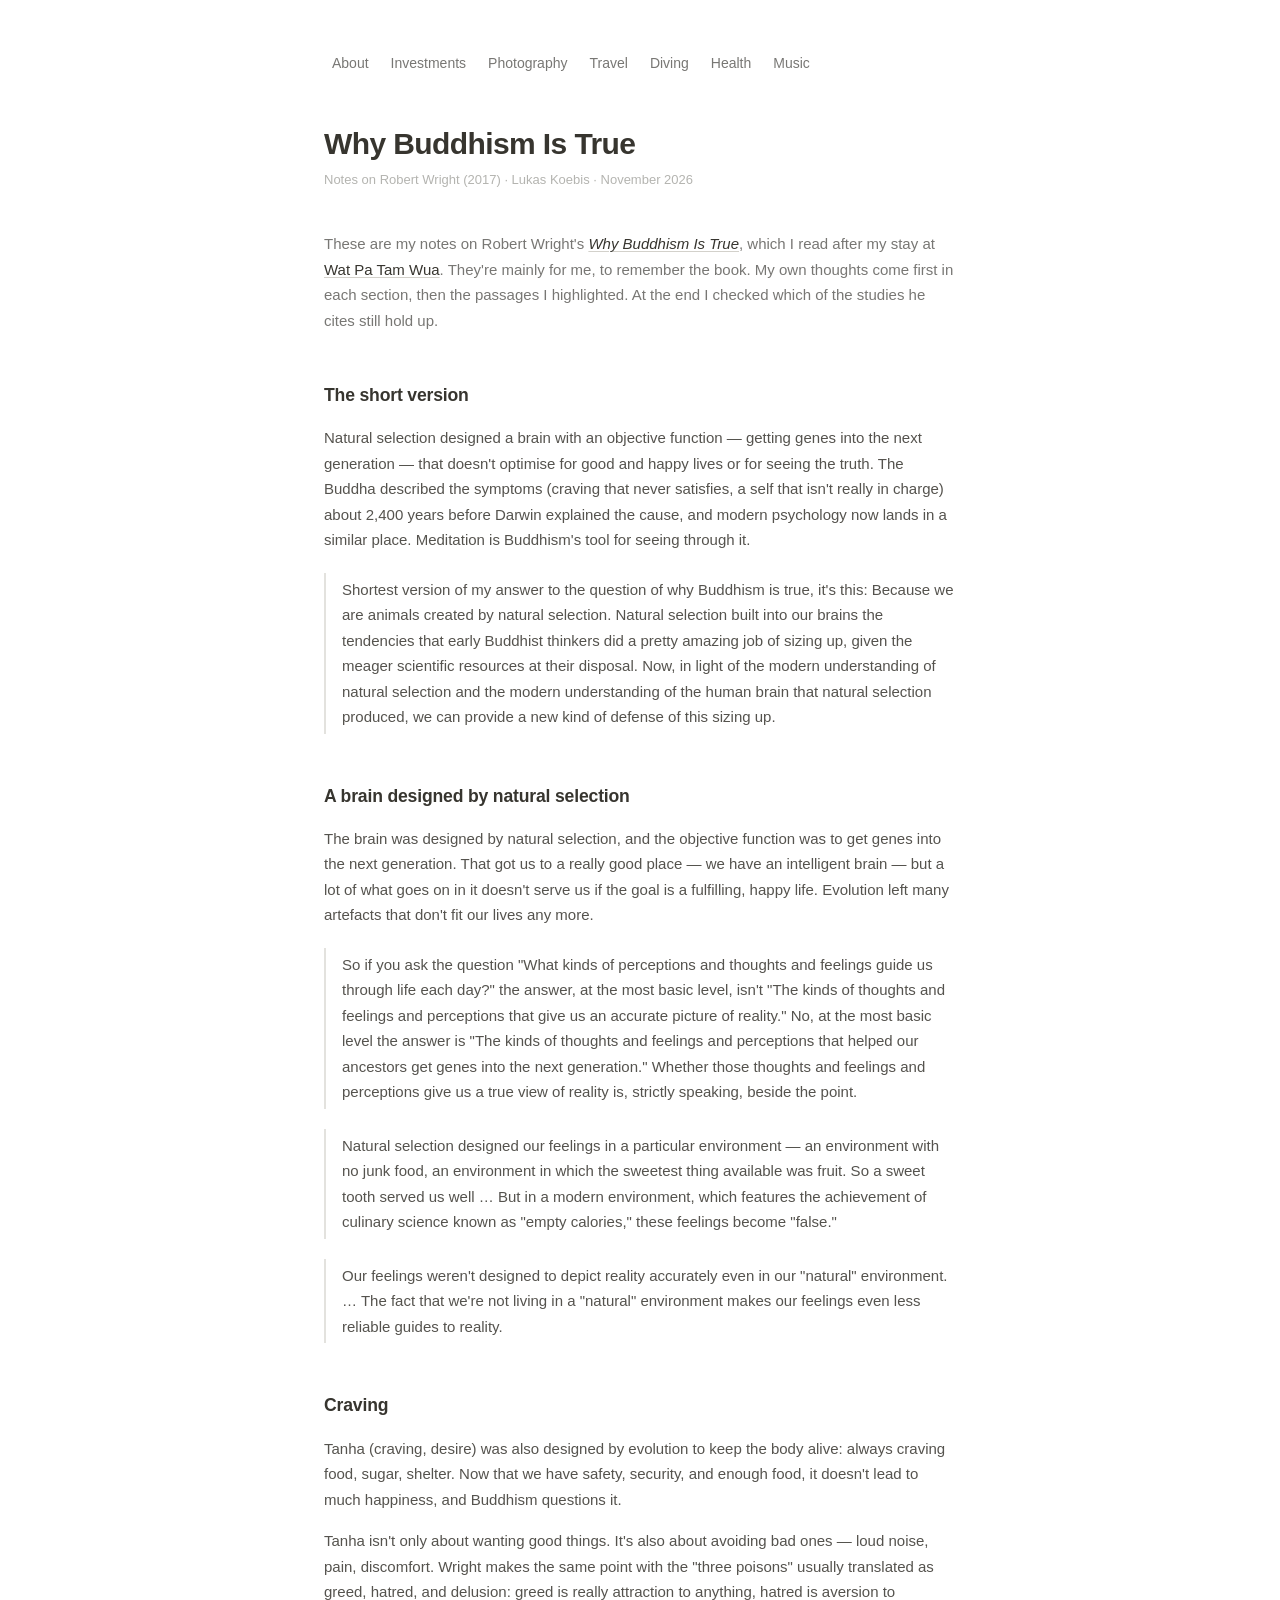
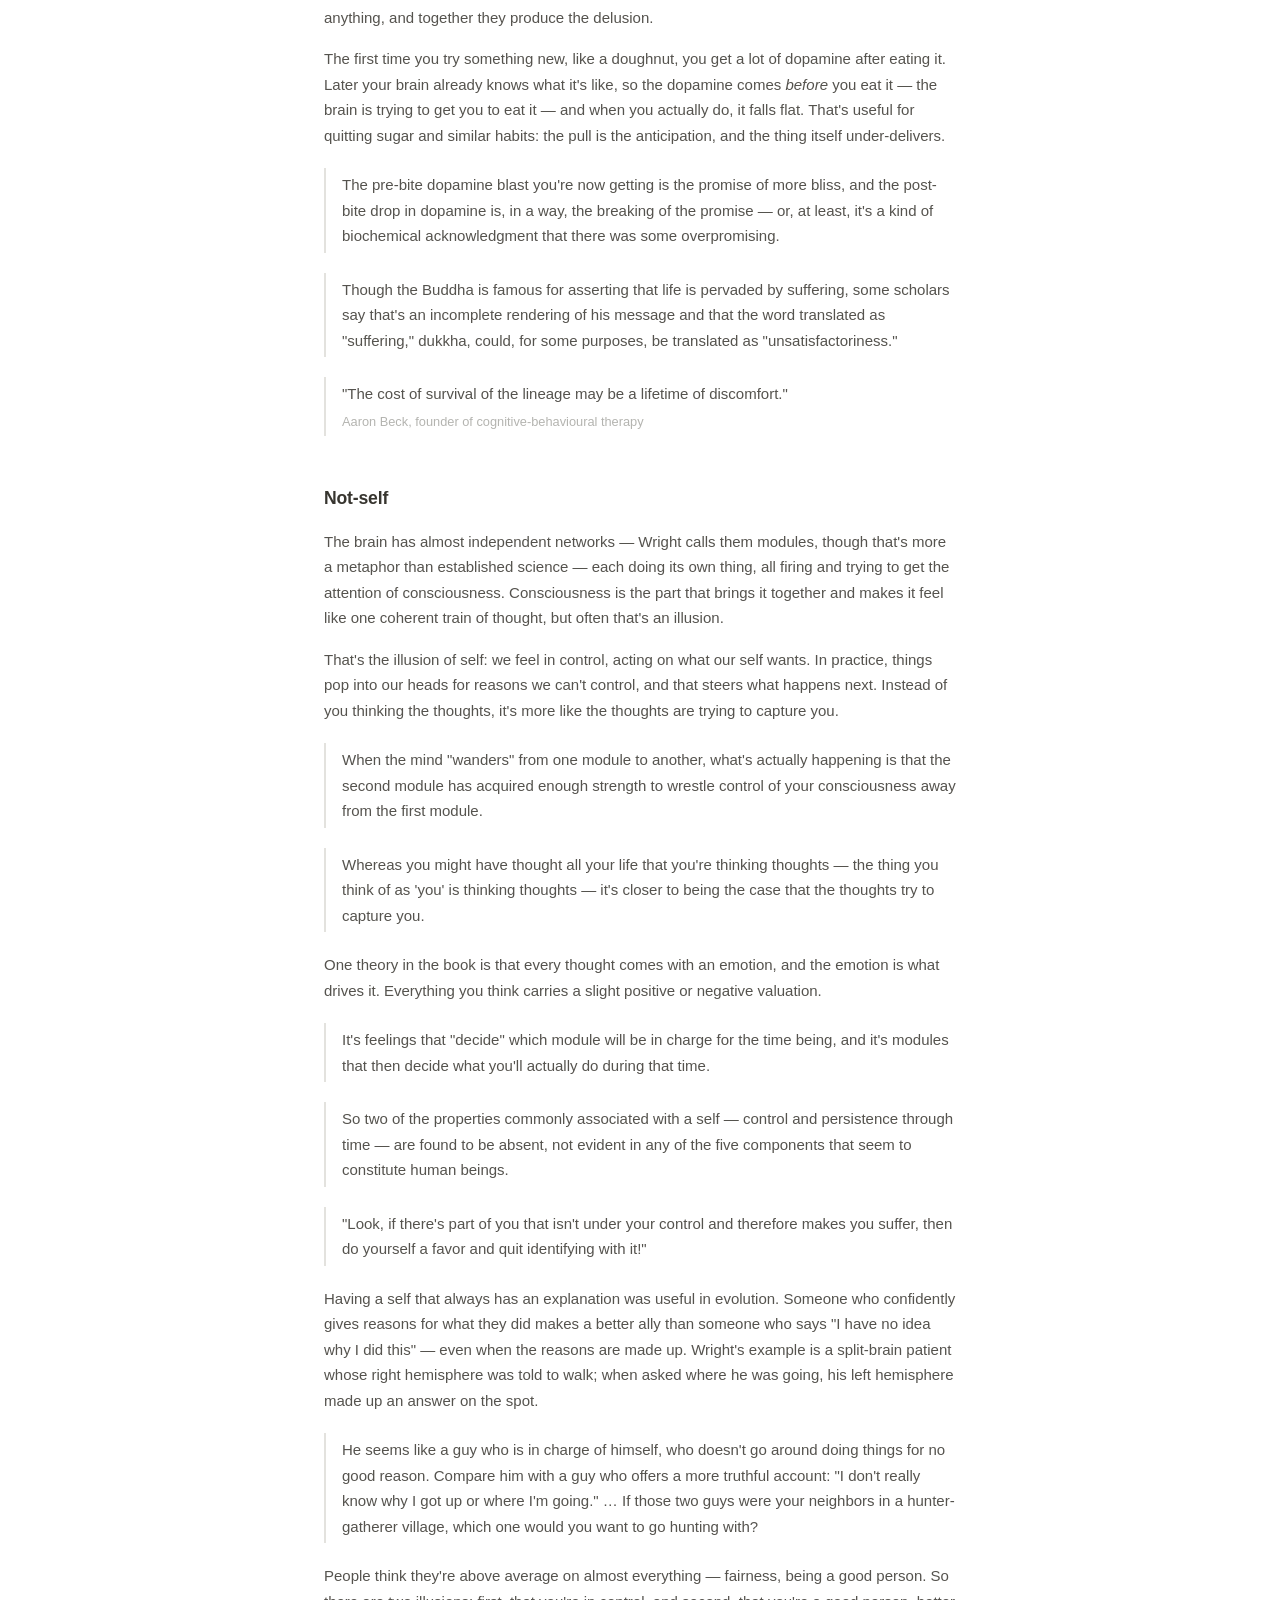
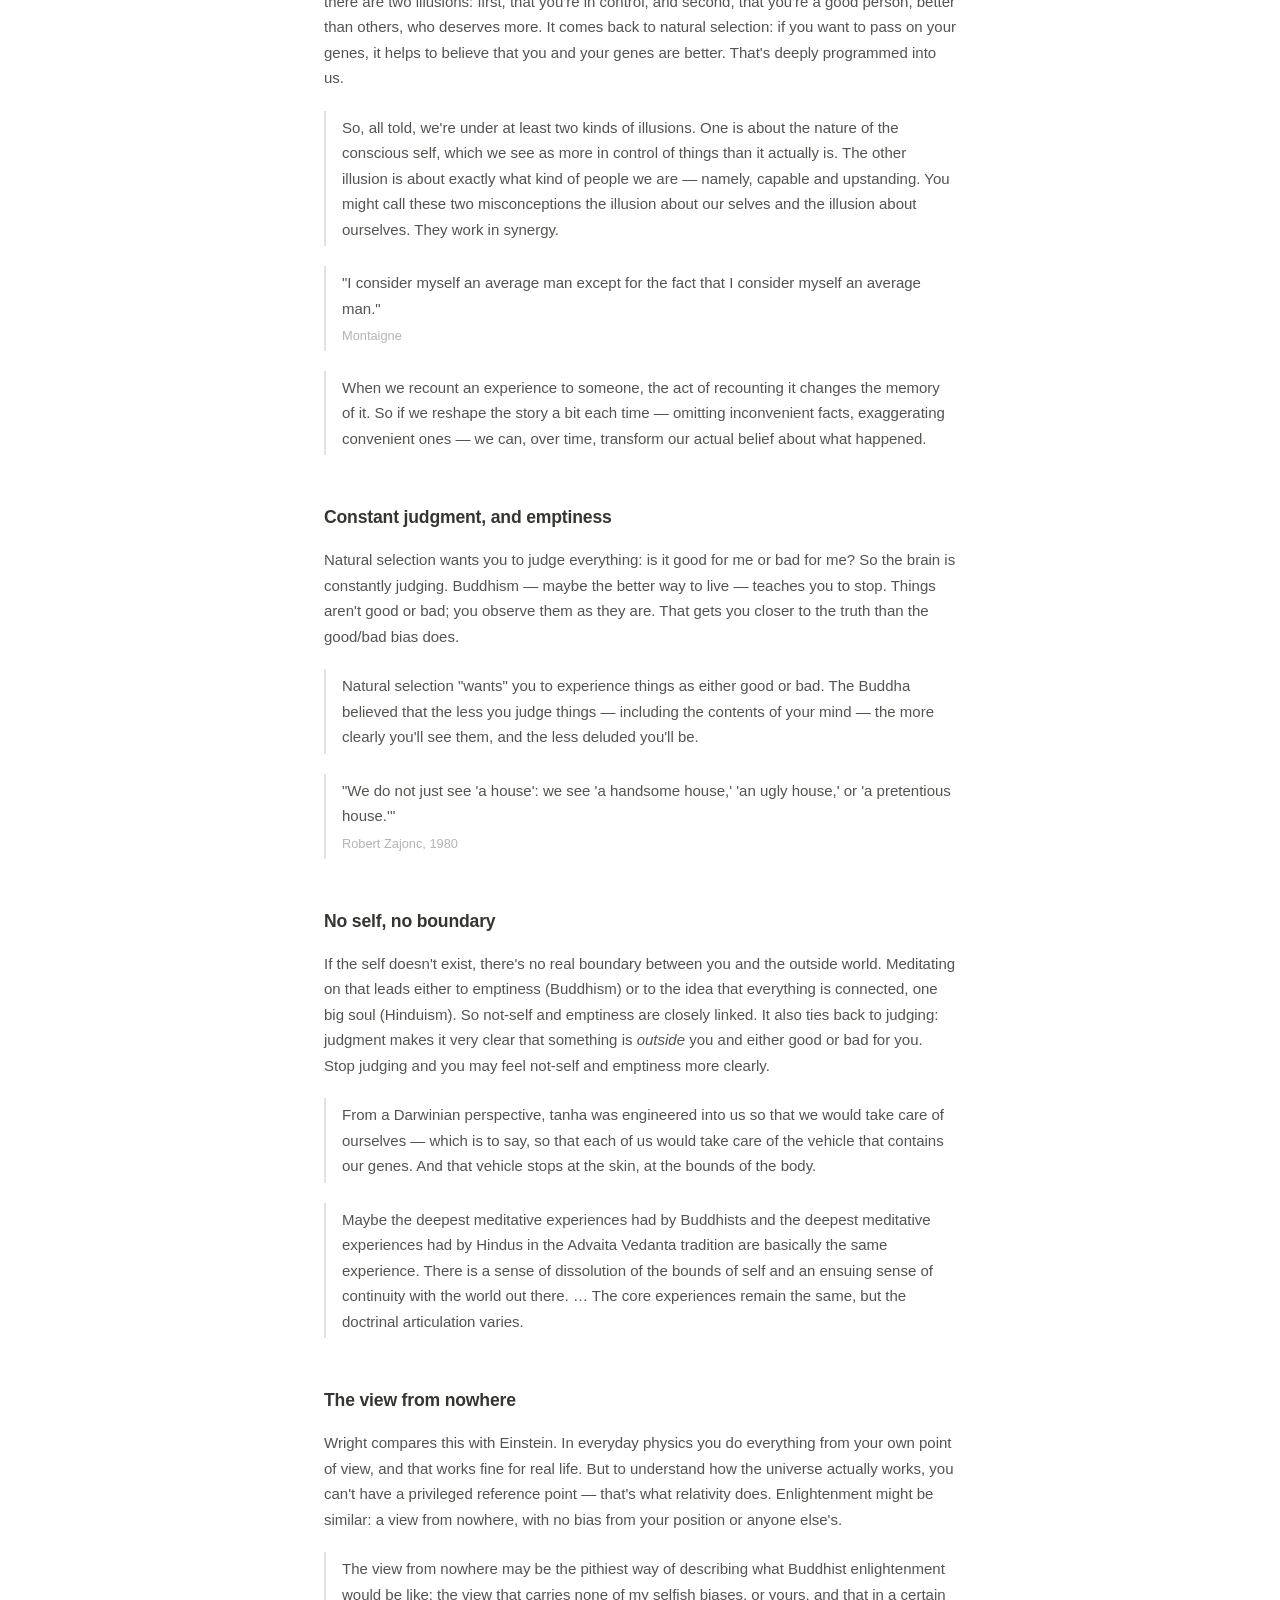
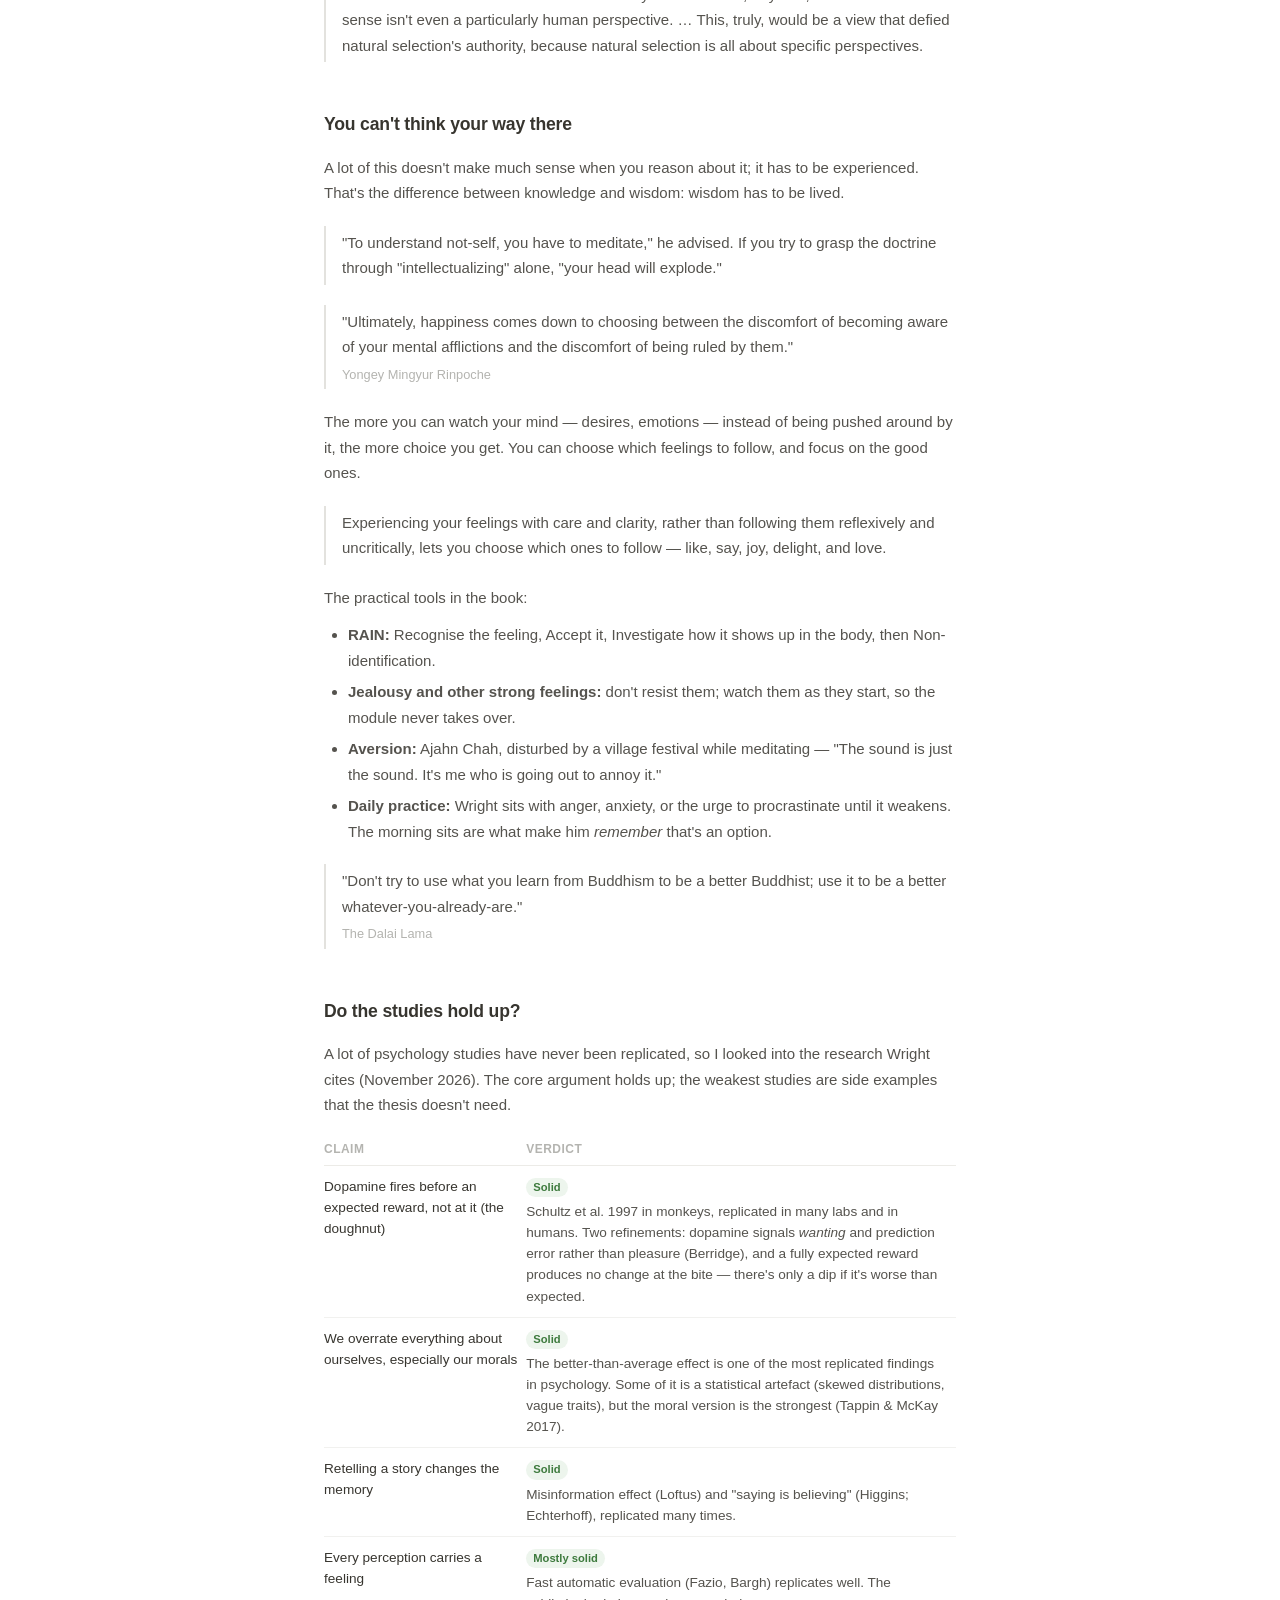
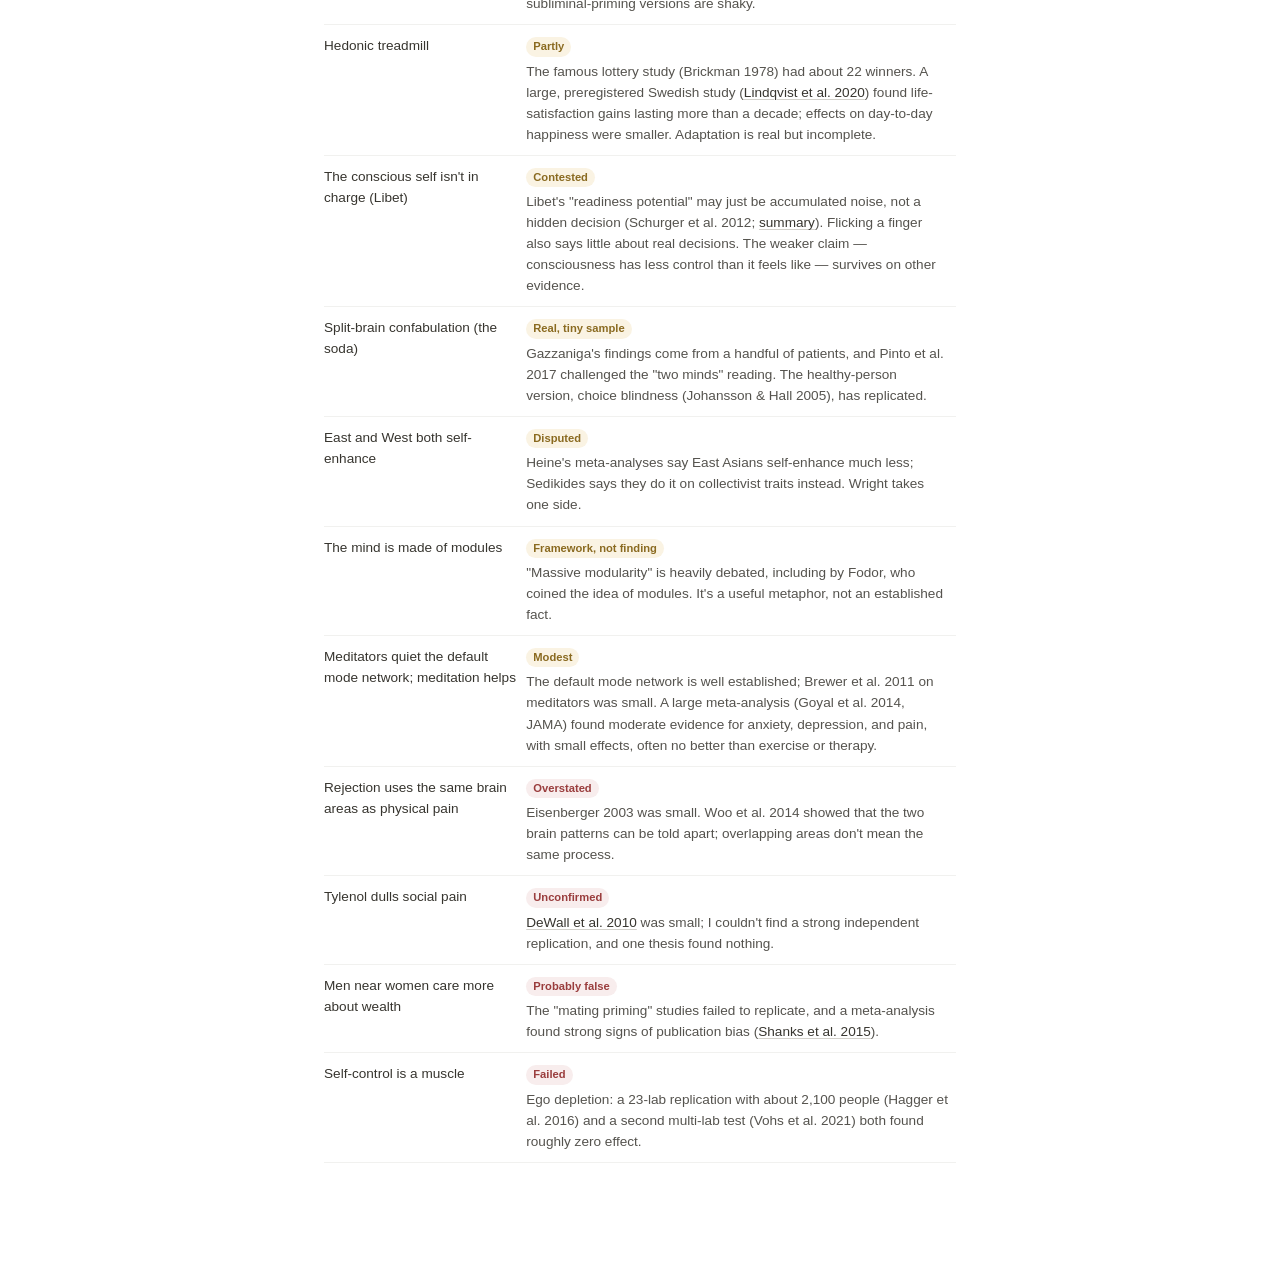
<file: books/why-buddhism-is-true.html>
<!DOCTYPE html>
<html lang="en">
<head>
  <meta charset="UTF-8" />
  <meta name="viewport" content="width=device-width, initial-scale=1.0" />
  <title>Why Buddhism Is True – notes – Lukas Koebis</title>
  <meta name="robots" content="noindex" />
  <link rel="icon" type="image/png" href="/favicon.png" />
  <link rel="stylesheet" href="../style.css" />
  <style>
    .post-meta { font-size: 0.8125rem; color: #b4b4b0; margin-top: 8px; }
    .post-body { margin-top: 40px; }
    .post-body p { margin-top: 16px; line-height: 1.7; }
    .post-body h2 {
      margin-top: 48px; margin-bottom: 8px; text-transform: none;
      font-size: 1.1rem; font-weight: 600; letter-spacing: -0.01em; color: #37352f;
    }
    .post-body ol, .post-body ul {
      margin-top: 12px; padding-left: 24px; color: #55534e;
      font-size: 0.9375rem; line-height: 1.7;
    }
    .post-body li { margin-top: 6px; }
    .post-body a {
      color: #37352f; text-decoration: underline; text-decoration-color: #d3d1cb;
      text-underline-offset: 2px; text-decoration-thickness: 1px; transition: text-decoration-color 0.15s;
    }
    .post-body a:hover { text-decoration-color: #37352f; }
    .post-body em { font-style: italic; }
    .post-body strong { font-weight: 600; }
    .post-body blockquote {
      margin: 20px 0; padding: 4px 0 4px 16px; border-left: 2px solid #e3e2de;
      color: #55534e; font-size: 0.9375rem; line-height: 1.7;
    }
    .post-body blockquote p { margin-top: 8px; }
    .post-body blockquote p:first-child { margin-top: 0; }
    .post-body blockquote cite { display: block; margin-top: 4px; font-style: normal; font-size: 0.8rem; color: #b4b4b0; }
    .intro { color: #787774; }
    .verdict-table { width: 100%; border-collapse: collapse; margin-top: 16px; font-size: 0.85rem; color: #55534e; }
    .verdict-table th {
      text-align: left; font-weight: 600; color: #b4b4b0; font-size: 0.75rem;
      text-transform: uppercase; letter-spacing: 0.04em; padding: 6px 8px 6px 0; border-bottom: 1px solid #ecebe7;
    }
    .verdict-table td { padding: 10px 8px 10px 0; border-bottom: 1px solid #f1f1ef; vertical-align: top; line-height: 1.55; }
    .verdict-table td:first-child { color: #37352f; width: 32%; }
    .tag { display: inline-block; font-size: 0.7rem; font-weight: 600; padding: 1px 7px; border-radius: 999px; margin-bottom: 4px; white-space: nowrap; }
    .tag.solid { background: #edf5ed; color: #3d7a3d; }
    .tag.mixed { background: #faf3e3; color: #8a6a20; }
    .tag.weak { background: #f8eded; color: #9a3d3d; }
    @media (max-width: 640px) {
      .verdict-table, .verdict-table tbody, .verdict-table tr, .verdict-table td { display: block; width: 100%; }
      .verdict-table thead { display: none; }
      .verdict-table tr { padding: 10px 0; border-bottom: 1px solid #f1f1ef; }
      .verdict-table td { border: none; padding: 2px 0; }
      .verdict-table td:first-child { width: 100%; font-weight: 600; }
    }
  </style>
</head>
<body>
  <script src="../nav.js"></script>

  <h1>Why Buddhism Is True</h1>
  <p class="post-meta">Notes on Robert Wright (2017) &middot; Lukas Koebis &middot; November 2026</p>

  <div class="post-body">

<p class="intro">These are my notes on Robert Wright's <a href="https://www.amazon.com/Why-Buddhism-True-Philosophy-Enlightenment/dp/1501152874"><em>Why Buddhism Is True</em></a>, which I read after my stay at <a href="/blog/wat-pa-tam-wua.html">Wat Pa Tam Wua</a>. They're mainly for me, to remember the book. My own thoughts come first in each section, then the passages I highlighted. At the end I checked which of the studies he cites still hold up.</p>

<h2>The short version</h2>

<p>Natural selection designed a brain with an objective function — getting genes into the next generation — that doesn't optimise for good and happy lives or for seeing the truth. The Buddha described the symptoms (craving that never satisfies, a self that isn't really in charge) about 2,400 years before Darwin explained the cause, and modern psychology now lands in a similar place. Meditation is Buddhism's tool for seeing through it.</p>

<blockquote>
  <p>Shortest version of my answer to the question of why Buddhism is true, it's this: Because we are animals created by natural selection. Natural selection built into our brains the tendencies that early Buddhist thinkers did a pretty amazing job of sizing up, given the meager scientific resources at their disposal. Now, in light of the modern understanding of natural selection and the modern understanding of the human brain that natural selection produced, we can provide a new kind of defense of this sizing up.</p>
</blockquote>

<h2>A brain designed by natural selection</h2>

<p>The brain was designed by natural selection, and the objective function was to get genes into the next generation. That got us to a really good place — we have an intelligent brain — but a lot of what goes on in it doesn't serve us if the goal is a fulfilling, happy life. Evolution left many artefacts that don't fit our lives any more.</p>

<blockquote>
  <p>So if you ask the question "What kinds of perceptions and thoughts and feelings guide us through life each day?" the answer, at the most basic level, isn't "The kinds of thoughts and feelings and perceptions that give us an accurate picture of reality." No, at the most basic level the answer is "The kinds of thoughts and feelings and perceptions that helped our ancestors get genes into the next generation." Whether those thoughts and feelings and perceptions give us a true view of reality is, strictly speaking, beside the point.</p>
</blockquote>

<blockquote>
  <p>Natural selection designed our feelings in a particular environment — an environment with no junk food, an environment in which the sweetest thing available was fruit. So a sweet tooth served us well … But in a modern environment, which features the achievement of culinary science known as "empty calories," these feelings become "false."</p>
</blockquote>

<blockquote>
  <p>Our feelings weren't designed to depict reality accurately even in our "natural" environment. … The fact that we're not living in a "natural" environment makes our feelings even less reliable guides to reality.</p>
</blockquote>

<h2>Craving</h2>

<p>Tanha (craving, desire) was also designed by evolution to keep the body alive: always craving food, sugar, shelter. Now that we have safety, security, and enough food, it doesn't lead to much happiness, and Buddhism questions it.</p>

<p>Tanha isn't only about wanting good things. It's also about avoiding bad ones — loud noise, pain, discomfort. Wright makes the same point with the "three poisons" usually translated as greed, hatred, and delusion: greed is really attraction to anything, hatred is aversion to anything, and together they produce the delusion.</p>

<p>The first time you try something new, like a doughnut, you get a lot of dopamine after eating it. Later your brain already knows what it's like, so the dopamine comes <em>before</em> you eat it — the brain is trying to get you to eat it — and when you actually do, it falls flat. That's useful for quitting sugar and similar habits: the pull is the anticipation, and the thing itself under-delivers.</p>

<blockquote>
  <p>The pre-bite dopamine blast you're now getting is the promise of more bliss, and the post-bite drop in dopamine is, in a way, the breaking of the promise — or, at least, it's a kind of biochemical acknowledgment that there was some overpromising.</p>
</blockquote>

<blockquote>
  <p>Though the Buddha is famous for asserting that life is pervaded by suffering, some scholars say that's an incomplete rendering of his message and that the word translated as "suffering," dukkha, could, for some purposes, be translated as "unsatisfactoriness."</p>
</blockquote>

<blockquote>
  <p>"The cost of survival of the lineage may be a lifetime of discomfort."</p>
  <cite>Aaron Beck, founder of cognitive-behavioural therapy</cite>
</blockquote>

<h2>Not-self</h2>

<p>The brain has almost independent networks — Wright calls them modules, though that's more a metaphor than established science — each doing its own thing, all firing and trying to get the attention of consciousness. Consciousness is the part that brings it together and makes it feel like one coherent train of thought, but often that's an illusion.</p>

<p>That's the illusion of self: we feel in control, acting on what our self wants. In practice, things pop into our heads for reasons we can't control, and that steers what happens next. Instead of you thinking the thoughts, it's more like the thoughts are trying to capture you.</p>

<blockquote>
  <p>When the mind "wanders" from one module to another, what's actually happening is that the second module has acquired enough strength to wrestle control of your consciousness away from the first module.</p>
</blockquote>

<blockquote>
  <p>Whereas you might have thought all your life that you're thinking thoughts — the thing you think of as 'you' is thinking thoughts — it's closer to being the case that the thoughts try to capture you.</p>
</blockquote>

<p>One theory in the book is that every thought comes with an emotion, and the emotion is what drives it. Everything you think carries a slight positive or negative valuation.</p>

<blockquote>
  <p>It's feelings that "decide" which module will be in charge for the time being, and it's modules that then decide what you'll actually do during that time.</p>
</blockquote>

<blockquote>
  <p>So two of the properties commonly associated with a self — control and persistence through time — are found to be absent, not evident in any of the five components that seem to constitute human beings.</p>
</blockquote>

<blockquote>
  <p>"Look, if there's part of you that isn't under your control and therefore makes you suffer, then do yourself a favor and quit identifying with it!"</p>
</blockquote>

<p>Having a self that always has an explanation was useful in evolution. Someone who confidently gives reasons for what they did makes a better ally than someone who says "I have no idea why I did this" — even when the reasons are made up. Wright's example is a split-brain patient whose right hemisphere was told to walk; when asked where he was going, his left hemisphere made up an answer on the spot.</p>

<blockquote>
  <p>He seems like a guy who is in charge of himself, who doesn't go around doing things for no good reason. Compare him with a guy who offers a more truthful account: "I don't really know why I got up or where I'm going." … If those two guys were your neighbors in a hunter-gatherer village, which one would you want to go hunting with?</p>
</blockquote>

<p>People think they're above average on almost everything — fairness, being a good person. So there are two illusions: first, that you're in control, and second, that you're a good person, better than others, who deserves more. It comes back to natural selection: if you want to pass on your genes, it helps to believe that you and your genes are better. That's deeply programmed into us.</p>

<blockquote>
  <p>So, all told, we're under at least two kinds of illusions. One is about the nature of the conscious self, which we see as more in control of things than it actually is. The other illusion is about exactly what kind of people we are — namely, capable and upstanding. You might call these two misconceptions the illusion about our selves and the illusion about ourselves. They work in synergy.</p>
</blockquote>

<blockquote>
  <p>"I consider myself an average man except for the fact that I consider myself an average man."</p>
  <cite>Montaigne</cite>
</blockquote>

<blockquote>
  <p>When we recount an experience to someone, the act of recounting it changes the memory of it. So if we reshape the story a bit each time — omitting inconvenient facts, exaggerating convenient ones — we can, over time, transform our actual belief about what happened.</p>
</blockquote>

<h2>Constant judgment, and emptiness</h2>

<p>Natural selection wants you to judge everything: is it good for me or bad for me? So the brain is constantly judging. Buddhism — maybe the better way to live — teaches you to stop. Things aren't good or bad; you observe them as they are. That gets you closer to the truth than the good/bad bias does.</p>

<blockquote>
  <p>Natural selection "wants" you to experience things as either good or bad. The Buddha believed that the less you judge things — including the contents of your mind — the more clearly you'll see them, and the less deluded you'll be.</p>
</blockquote>

<blockquote>
  <p>"We do not just see 'a house': we see 'a handsome house,' 'an ugly house,' or 'a pretentious house.'"</p>
  <cite>Robert Zajonc, 1980</cite>
</blockquote>

<h2>No self, no boundary</h2>

<p>If the self doesn't exist, there's no real boundary between you and the outside world. Meditating on that leads either to emptiness (Buddhism) or to the idea that everything is connected, one big soul (Hinduism). So not-self and emptiness are closely linked. It also ties back to judging: judgment makes it very clear that something is <em>outside</em> you and either good or bad for you. Stop judging and you may feel not-self and emptiness more clearly.</p>

<blockquote>
  <p>From a Darwinian perspective, tanha was engineered into us so that we would take care of ourselves — which is to say, so that each of us would take care of the vehicle that contains our genes. And that vehicle stops at the skin, at the bounds of the body.</p>
</blockquote>

<blockquote>
  <p>Maybe the deepest meditative experiences had by Buddhists and the deepest meditative experiences had by Hindus in the Advaita Vedanta tradition are basically the same experience. There is a sense of dissolution of the bounds of self and an ensuing sense of continuity with the world out there. … The core experiences remain the same, but the doctrinal articulation varies.</p>
</blockquote>

<h2>The view from nowhere</h2>

<p>Wright compares this with Einstein. In everyday physics you do everything from your own point of view, and that works fine for real life. But to understand how the universe actually works, you can't have a privileged reference point — that's what relativity does. Enlightenment might be similar: a view from nowhere, with no bias from your position or anyone else's.</p>

<blockquote>
  <p>The view from nowhere may be the pithiest way of describing what Buddhist enlightenment would be like: the view that carries none of my selfish biases, or yours, and that in a certain sense isn't even a particularly human perspective. … This, truly, would be a view that defied natural selection's authority, because natural selection is all about specific perspectives.</p>
</blockquote>

<h2>You can't think your way there</h2>

<p>A lot of this doesn't make much sense when you reason about it; it has to be experienced. That's the difference between knowledge and wisdom: wisdom has to be lived.</p>

<blockquote>
  <p>"To understand not-self, you have to meditate," he advised. If you try to grasp the doctrine through "intellectualizing" alone, "your head will explode."</p>
</blockquote>

<blockquote>
  <p>"Ultimately, happiness comes down to choosing between the discomfort of becoming aware of your mental afflictions and the discomfort of being ruled by them."</p>
  <cite>Yongey Mingyur Rinpoche</cite>
</blockquote>

<p>The more you can watch your mind — desires, emotions — instead of being pushed around by it, the more choice you get. You can choose which feelings to follow, and focus on the good ones.</p>

<blockquote>
  <p>Experiencing your feelings with care and clarity, rather than following them reflexively and uncritically, lets you choose which ones to follow — like, say, joy, delight, and love.</p>
</blockquote>

<p>The practical tools in the book:</p>
<ul>
  <li><strong>RAIN:</strong> Recognise the feeling, Accept it, Investigate how it shows up in the body, then Non-identification.</li>
  <li><strong>Jealousy and other strong feelings:</strong> don't resist them; watch them as they start, so the module never takes over.</li>
  <li><strong>Aversion:</strong> Ajahn Chah, disturbed by a village festival while meditating — "The sound is just the sound. It's me who is going out to annoy it."</li>
  <li><strong>Daily practice:</strong> Wright sits with anger, anxiety, or the urge to procrastinate until it weakens. The morning sits are what make him <em>remember</em> that's an option.</li>
</ul>

<blockquote>
  <p>"Don't try to use what you learn from Buddhism to be a better Buddhist; use it to be a better whatever-you-already-are."</p>
  <cite>The Dalai Lama</cite>
</blockquote>

<h2>Do the studies hold up?</h2>

<p>A lot of psychology studies have never been replicated, so I looked into the research Wright cites (November 2026). The core argument holds up; the weakest studies are side examples that the thesis doesn't need.</p>

<table class="verdict-table">
  <thead><tr><th>Claim</th><th>Verdict</th></tr></thead>
  <tbody>
    <tr><td>Dopamine fires before an expected reward, not at it (the doughnut)</td><td><span class="tag solid">Solid</span><br>Schultz et al. 1997 in monkeys, replicated in many labs and in humans. Two refinements: dopamine signals <em>wanting</em> and prediction error rather than pleasure (Berridge), and a fully expected reward produces no change at the bite — there's only a dip if it's worse than expected.</td></tr>
    <tr><td>We overrate everything about ourselves, especially our morals</td><td><span class="tag solid">Solid</span><br>The better-than-average effect is one of the most replicated findings in psychology. Some of it is a statistical artefact (skewed distributions, vague traits), but the moral version is the strongest (Tappin &amp; McKay 2017).</td></tr>
    <tr><td>Retelling a story changes the memory</td><td><span class="tag solid">Solid</span><br>Misinformation effect (Loftus) and "saying is believing" (Higgins; Echterhoff), replicated many times.</td></tr>
    <tr><td>Every perception carries a feeling</td><td><span class="tag solid">Mostly solid</span><br>Fast automatic evaluation (Fazio, Bargh) replicates well. The subliminal-priming versions are shaky.</td></tr>
    <tr><td>Hedonic treadmill</td><td><span class="tag mixed">Partly</span><br>The famous lottery study (Brickman 1978) had about 22 winners. A large, preregistered Swedish study (<a href="https://nber.org/papers/w24667">Lindqvist et al. 2020</a>) found life-satisfaction gains lasting more than a decade; effects on day-to-day happiness were smaller. Adaptation is real but incomplete.</td></tr>
    <tr><td>The conscious self isn't in charge (Libet)</td><td><span class="tag mixed">Contested</span><br>Libet's "readiness potential" may just be accumulated noise, not a hidden decision (Schurger et al. 2012; <a href="https://www.scientificamerican.com/blog/observations/how-a-flawed-experiment-proved-that-free-will-doesnt-exist/">summary</a>). Flicking a finger also says little about real decisions. The weaker claim — consciousness has less control than it feels like — survives on other evidence.</td></tr>
    <tr><td>Split-brain confabulation (the soda)</td><td><span class="tag mixed">Real, tiny sample</span><br>Gazzaniga's findings come from a handful of patients, and Pinto et al. 2017 challenged the "two minds" reading. The healthy-person version, choice blindness (Johansson &amp; Hall 2005), has replicated.</td></tr>
    <tr><td>East and West both self-enhance</td><td><span class="tag mixed">Disputed</span><br>Heine's meta-analyses say East Asians self-enhance much less; Sedikides says they do it on collectivist traits instead. Wright takes one side.</td></tr>
    <tr><td>The mind is made of modules</td><td><span class="tag mixed">Framework, not finding</span><br>"Massive modularity" is heavily debated, including by Fodor, who coined the idea of modules. It's a useful metaphor, not an established fact.</td></tr>
    <tr><td>Meditators quiet the default mode network; meditation helps</td><td><span class="tag mixed">Modest</span><br>The default mode network is well established; Brewer et al. 2011 on meditators was small. A large meta-analysis (Goyal et al. 2014, JAMA) found moderate evidence for anxiety, depression, and pain, with small effects, often no better than exercise or therapy.</td></tr>
    <tr><td>Rejection uses the same brain areas as physical pain</td><td><span class="tag weak">Overstated</span><br>Eisenberger 2003 was small. Woo et al. 2014 showed that the two brain patterns can be told apart; overlapping areas don't mean the same process.</td></tr>
    <tr><td>Tylenol dulls social pain</td><td><span class="tag weak">Unconfirmed</span><br><a href="https://pubmed.ncbi.nlm.nih.gov/20548058/">DeWall et al. 2010</a> was small; I couldn't find a strong independent replication, and one thesis found nothing.</td></tr>
    <tr><td>Men near women care more about wealth</td><td><span class="tag weak">Probably false</span><br>The "mating priming" studies failed to replicate, and a meta-analysis found strong signs of publication bias (<a href="https://discovery-pp.ucl.ac.uk/id/eprint/1472788">Shanks et al. 2015</a>).</td></tr>
    <tr><td>Self-control is a muscle</td><td><span class="tag weak">Failed</span><br>Ego depletion: a 23-lab replication with about 2,100 people (Hagger et al. 2016) and a second multi-lab test (Vohs et al. 2021) both found roughly zero effect.</td></tr>
  </tbody>
</table>

  </div>
</body>
</html>
</file>
<file: style.css>
@import url('https://fonts.googleapis.com/css2?family=Charter:ital,wght@0,400;0,700;1,400&family=IBM+Plex+Mono:wght@400;500&display=swap');

* { margin: 0; padding: 0; box-sizing: border-box; }
a { color: inherit; }

body {
  font-family: -apple-system, BlinkMacSystemFont, "Segoe UI", "Noto Sans", Helvetica, sans-serif;
  background: #fff;
  color: #37352f;
  max-width: 680px;
  margin: 0 auto;
  padding: 48px 24px 120px;
  line-height: 1.6;
  -webkit-font-smoothing: antialiased;
}

/* Nav */
.site-nav {
  margin-bottom: 48px;
}

.nav-toggle {
  display: none;
  background: none;
  border: none;
  padding: 8px 4px;
  margin: -8px -4px;
  cursor: pointer;
  flex-direction: column;
  justify-content: center;
  gap: 5px;
  width: 40px;
  height: 40px;
  color: #37352f;
}

.nav-toggle-bar {
  display: block;
  width: 18px;
  height: 1.5px;
  background: currentColor;
  border-radius: 1px;
}

nav {
  display: flex;
  gap: 6px;
}

nav a {
  text-decoration: none;
  font-size: 0.875rem;
  color: #787774;
  padding: 4px 8px;
  border-radius: 4px;
  transition: background 0.12s, color 0.12s;
}

nav a:hover {
  background: #f1f1ef;
  color: #37352f;
}

nav a.active {
  color: #37352f;
  font-weight: 500;
}

@media (max-width: 640px) {
  .site-nav {
    margin-bottom: 36px;
  }

  .nav-toggle {
    display: flex;
  }

  nav {
    display: none;
    flex-direction: column;
    gap: 2px;
    margin-top: 12px;
  }

  .site-nav.is-open nav {
    display: flex;
  }

  nav a {
    padding: 10px 8px;
  }
}

/* Name row */
.name-row {
  display: flex;
  align-items: center;
  gap: 14px;
}

.social-icons {
  display: flex;
  gap: 4px;
  align-items: center;
}

.social-icons a {
  color: #b4b4b0;
  text-decoration: none;
  padding: 4px;
  border-radius: 4px;
  transition: color 0.15s, background 0.12s;
  display: flex;
  align-items: center;
}

.social-icons a:hover {
  color: #37352f;
  background: #f1f1ef;
}

/* Headings */
h1 {
  font-size: 1.875rem;
  font-weight: 700;
  letter-spacing: -0.02em;
  line-height: 1.2;
  color: #37352f;
}

/* Hero image */
.hero-img {
  width: 100%;
  height: auto;
  display: block;
  margin-bottom: 28px;
  border-radius: 4px;
}

.bio {
  margin-top: 8px;
  font-size: 1rem;
  line-height: 1.65;
  color: #55534e;
}

section { margin-top: 40px; }

h2 {
  font-size: 0.8125rem;
  font-weight: 600;
  text-transform: uppercase;
  letter-spacing: 0.06em;
  color: #b4b4b0;
  margin-bottom: 12px;
}

p {
  color: #55534e;
  font-size: 0.9375rem;
}

p a {
  color: #37352f;
  text-decoration: underline;
  text-decoration-color: #d3d1cb;
  text-underline-offset: 2px;
  text-decoration-thickness: 1px;
  transition: text-decoration-color 0.15s;
}

p a:hover { text-decoration-color: #37352f; }

/* Inline text links */
a.text-link {
  color: #37352f;
  text-decoration: underline;
  text-decoration-color: #d3d1cb;
  text-underline-offset: 2px;
  text-decoration-thickness: 1px;
  transition: text-decoration-color 0.15s;
}

a.text-link:hover { text-decoration-color: #37352f; }

/* Lists */
.inv-list { list-style: none; display: flex; flex-direction: column; gap: 0; }

.inv-list li {
  display: flex;
  flex-wrap: wrap;
  justify-content: space-between;
  align-items: baseline;
  gap: 4px 12px;
  font-size: 0.9375rem;
  color: #37352f;
  padding: 7px 0;
  border-bottom: 1px solid #f1f1ef;
}

.inv-list li:last-child { border-bottom: none; }

.inv-list li span { color: #b4b4b0; font-size: 0.8125rem; flex-shrink: 0; }

/* Path list */
.path-list { list-style: none; display: flex; flex-direction: column; gap: 0; }

.path-list li {
  display: flex;
  gap: 12px;
  font-size: 0.9375rem;
  color: #37352f;
  align-items: baseline;
  padding: 7px 0;
  border-bottom: 1px solid #f1f1ef;
}

.path-list li:last-child { border-bottom: none; }

.path-list li span {
  color: #b4b4b0;
  font-family: 'IBM Plex Mono', monospace;
  font-size: 0.75rem;
  flex-shrink: 0;
  width: 52px;
  white-space: nowrap;
  text-align: right;
}

/* Links row */
.links {
  display: flex;
  flex-wrap: wrap;
  gap: 16px;
  margin-top: 24px;
}

.links a {
  color: #37352f;
  text-decoration: underline;
  text-decoration-color: #d3d1cb;
  text-underline-offset: 2px;
  text-decoration-thickness: 1px;
  font-size: 0.9rem;
  transition: text-decoration-color 0.15s;
}

.links a:hover { text-decoration-color: #37352f; }

/* Photography grid */
.photo-grid {
  display: grid;
  grid-template-columns: 1fr 1fr;
  gap: 4px;
  margin-top: 4px;
}

.photo-grid img {
  width: 100%;
  aspect-ratio: 4/3;
  object-fit: cover;
  display: block;
  background: #f7f7f5;
}

.photo-grid img:first-child {
  grid-column: 1 / -1;
  aspect-ratio: 16/9;
}
</file>
<file: headsup/heads-up.css>
:root { color-scheme: dark; font-family: Inter, ui-sans-serif, system-ui, -apple-system, BlinkMacSystemFont, "Segoe UI", sans-serif; background:#0b2018; color:#f5f1e7; }
* { box-sizing:border-box; }
body { margin:0; min-height:100vh; background:radial-gradient(circle at 50% 20%, #28634d 0, #123c2e 35%, #0b2018 82%); }
button, input { font:inherit; }
button { cursor:pointer; border:0; border-radius:9px; padding:.7rem 1rem; background:#e9e2d4; color:#15251e; font-weight:750; }
button:hover { filter:brightness(1.06); } button:disabled { opacity:.45; cursor:not-allowed; }
.table-shell { max-width:760px; margin:0 auto; padding:26px 18px 34px; }
header { text-align:center; margin:8px 0 24px; } h1 { font-size:2.5rem; letter-spacing:-.07em; margin:6px 0 0; } .subtitle, .muted, .rules { color:#c3d0c7; } .subtitle { margin:.45rem 0; } .back { color:#b9dbca; font-size:.9rem; text-decoration:none; }
.panel { background:rgba(7,26,18,.75); border:1px solid rgba(220,236,224,.2); border-radius:16px; padding:24px; box-shadow:0 14px 60px #03140ca3; }
.lobby { max-width:540px; margin:0 auto; text-align:center; line-height:1.55; } .status { min-height:1.6em; color:#b9dbca; } #share-box { margin-top:18px; text-align:left; } #share-box label { display:block; margin-bottom:6px; font-size:.9rem; color:#c3d0c7; }
.copy-row { display:flex; gap:8px; } .copy-row input { min-width:0; flex:1; padding:.65rem .7rem; border:1px solid #7ca791; background:#0d2a1e; color:#fff; border-radius:8px; }
.primary { background:#e7ae47; color:#251900; } .fold { background:#bf5c50; color:#fff; }
.game-meta { display:flex; justify-content:space-between; align-items:center; font-size:.88rem; color:#c3d0c7; margin-bottom:8px; } .pill { border-radius:999px; padding:.2rem .55rem; background:#365d49; color:#e5f3e9; }
.poker-table { min-height:530px; border:13px solid #70492d; border-radius:46% / 25%; background:radial-gradient(ellipse at center, #347354, #174631 68%, #113827); position:relative; box-shadow:inset 0 0 0 5px #c18b59, inset 0 0 40px #051c13, 0 16px 42px #06160ea0; display:flex; flex-direction:column; justify-content:space-between; padding:32px 18px 24px; }
.player { text-align:center; min-height:108px; } .player-info { display:flex; justify-content:center; gap:8px; align-items:baseline; flex-wrap:wrap; } .player-info strong { font-size:1.05rem; } .role { font-size:.74rem; background:#e7ae47; color:#221900; border-radius:5px; padding:2px 5px; font-weight:800; } .player-info span:last-child { color:#d1e1d6; font-variant-numeric:tabular-nums; }
.cards { display:flex; justify-content:center; gap:6px; min-height:70px; margin:8px 0; }.card { width:48px; height:66px; background:#f7f4ed; border-radius:6px; color:#1e2522; display:flex; flex-direction:column; justify-content:space-between; padding:5px 6px; font-family:Georgia, serif; font-size:1.1rem; font-weight:bold; box-shadow:0 2px 3px #00150cb0; }.card.red { color:#b92632; }.card .suit { align-self:flex-end; font-size:1.35rem; line-height:1; }.card.back { background:repeating-linear-gradient(45deg,#d7b054,#d7b054 4px,#742f34 4px,#742f34 8px); border:3px solid #f7f4ed; }.card.empty { visibility:hidden; }.board .card { width:53px; height:73px; font-size:1.2rem; }.bet { min-height:1.3rem; color:#ffe09a; font-size:.88rem; font-weight:700; }.board-zone { text-align:center; margin:auto 0; }.pot { font-size:.9rem; color:#d1e1d6; }.pot strong { color:#ffe09a; font-size:1.2rem; margin-left:5px; }.game-status { min-height:1.5em; max-width:360px; margin:10px auto 0; font-weight:650; }.winner { color:#ffe09a; }
.actions { display:flex; justify-content:center; flex-wrap:wrap; gap:8px; margin:16px auto 8px; max-width:540px; }.raise-box { width:100%; display:flex; gap:10px; align-items:center; justify-content:center; }.raise-box label { display:flex; align-items:center; gap:8px; color:#d1e1d6; }.raise-box input { accent-color:#e7ae47; }.raise-box output { color:#ffe09a; min-width:36px; font-weight:800; }.new-hand { display:block; margin:18px auto 6px; }.rules { text-align:center; font-size:.78rem; }
@media (max-width:540px) { .table-shell { padding:15px 10px 25px; } h1 { font-size:2.1rem; }.poker-table { min-height:488px; border-width:9px; border-radius:24% / 11%; padding:25px 8px 18px; }.card { width:42px; height:59px; }.board .card { width:44px; height:62px; }.cards { gap:4px; }.raise-box { flex-wrap:wrap; }.game-meta { font-size:.78rem; } }
</file>
